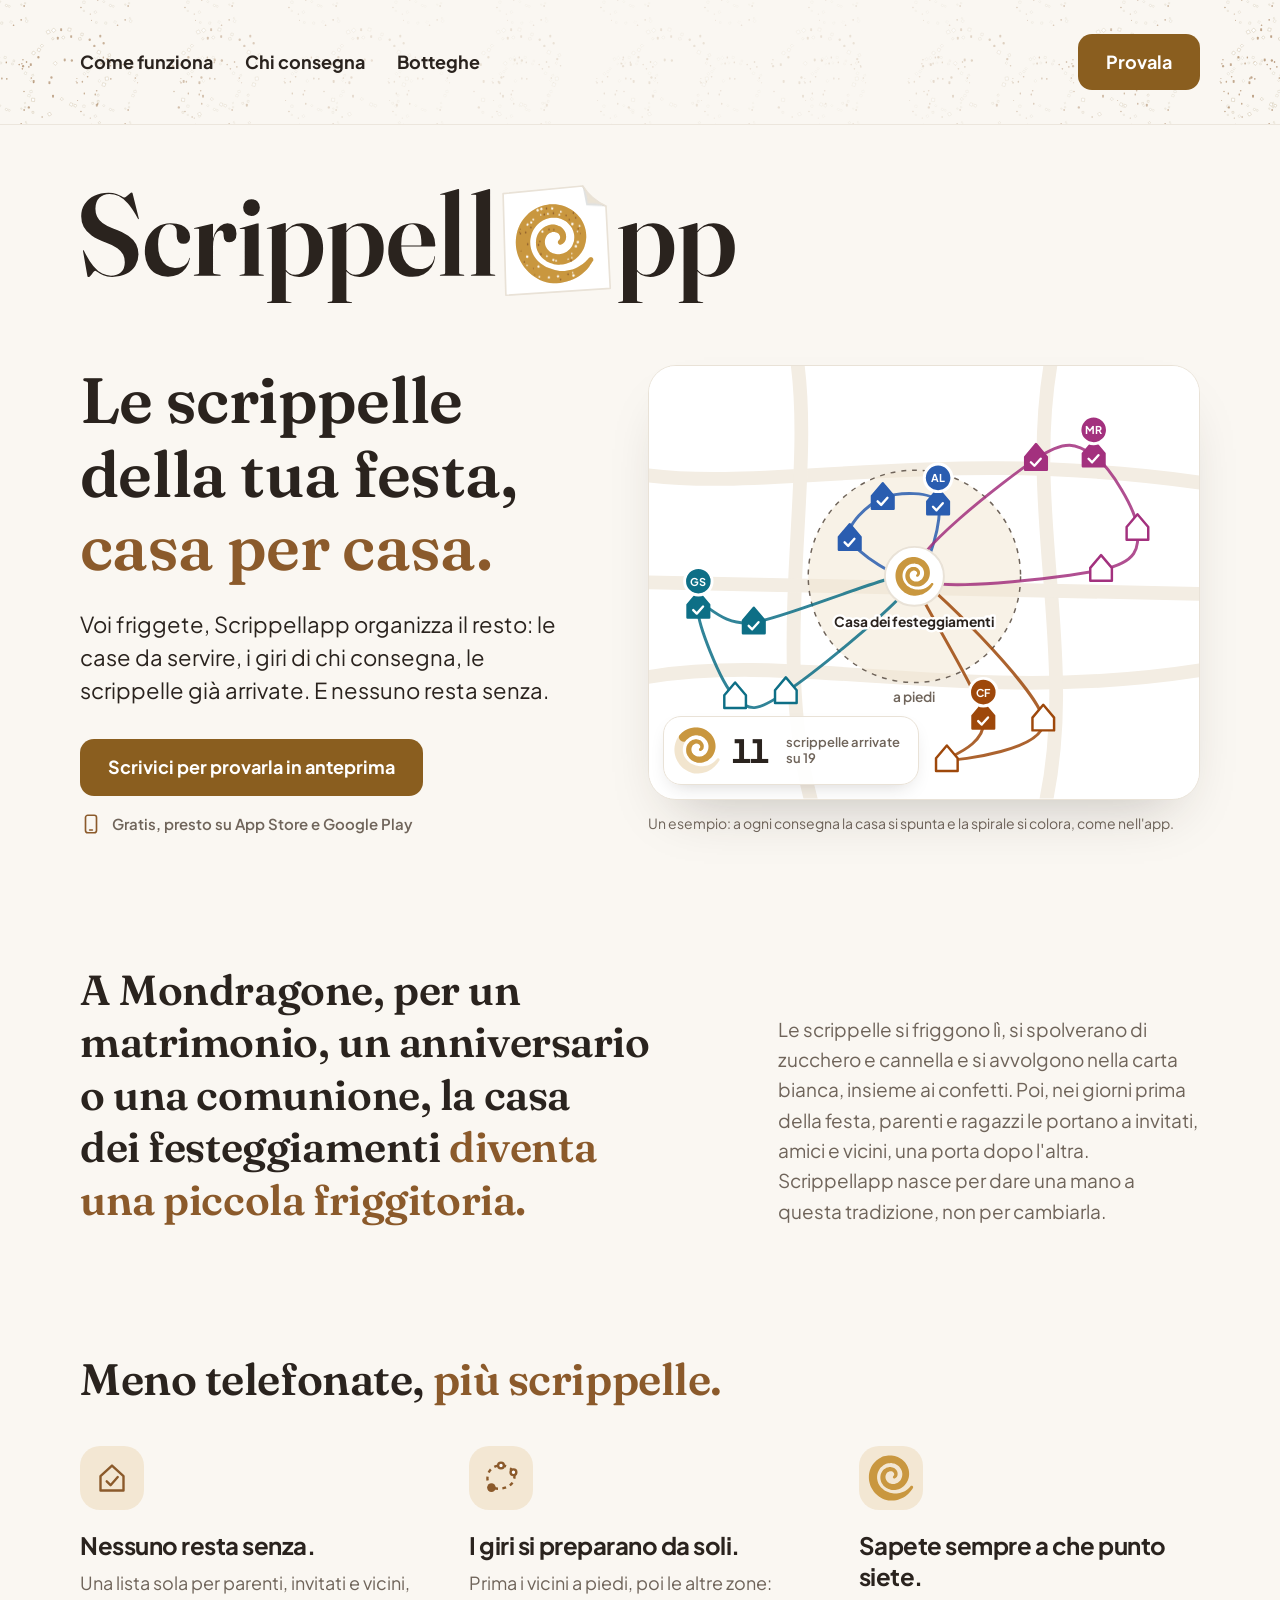
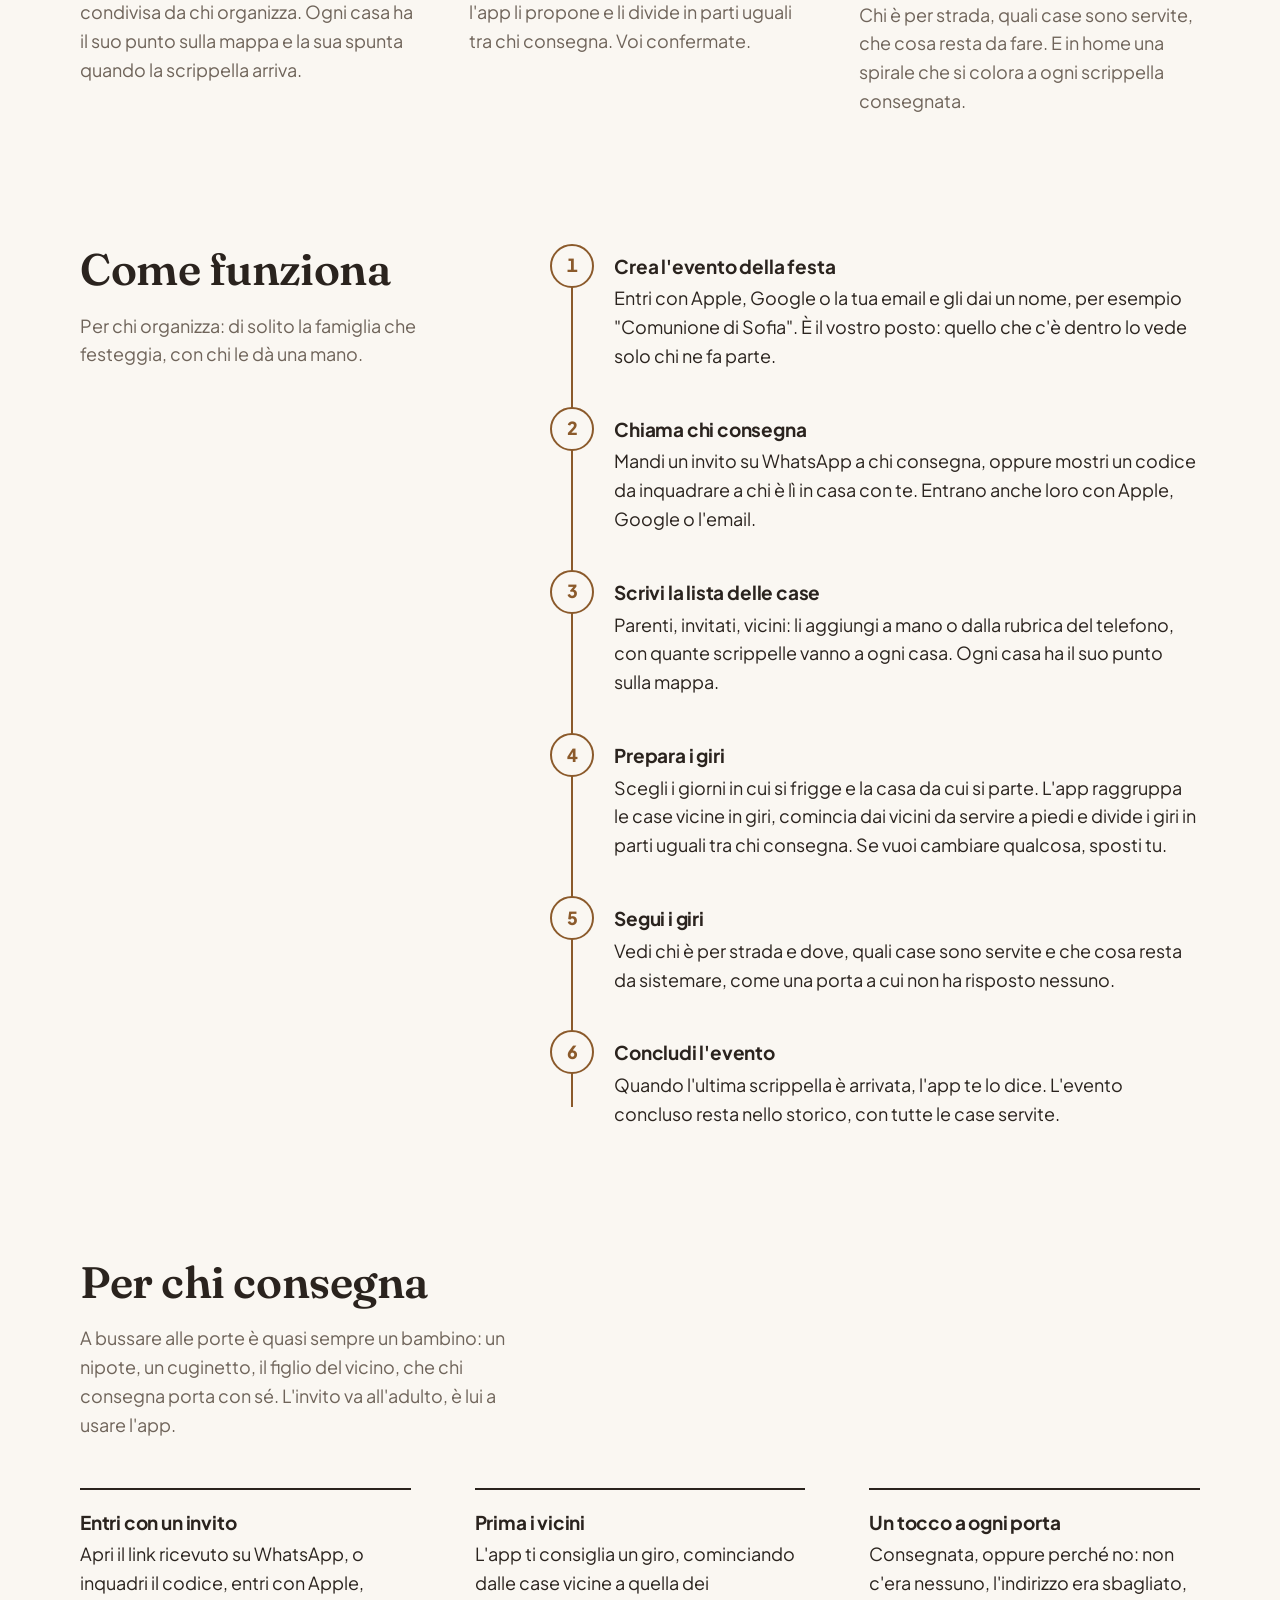
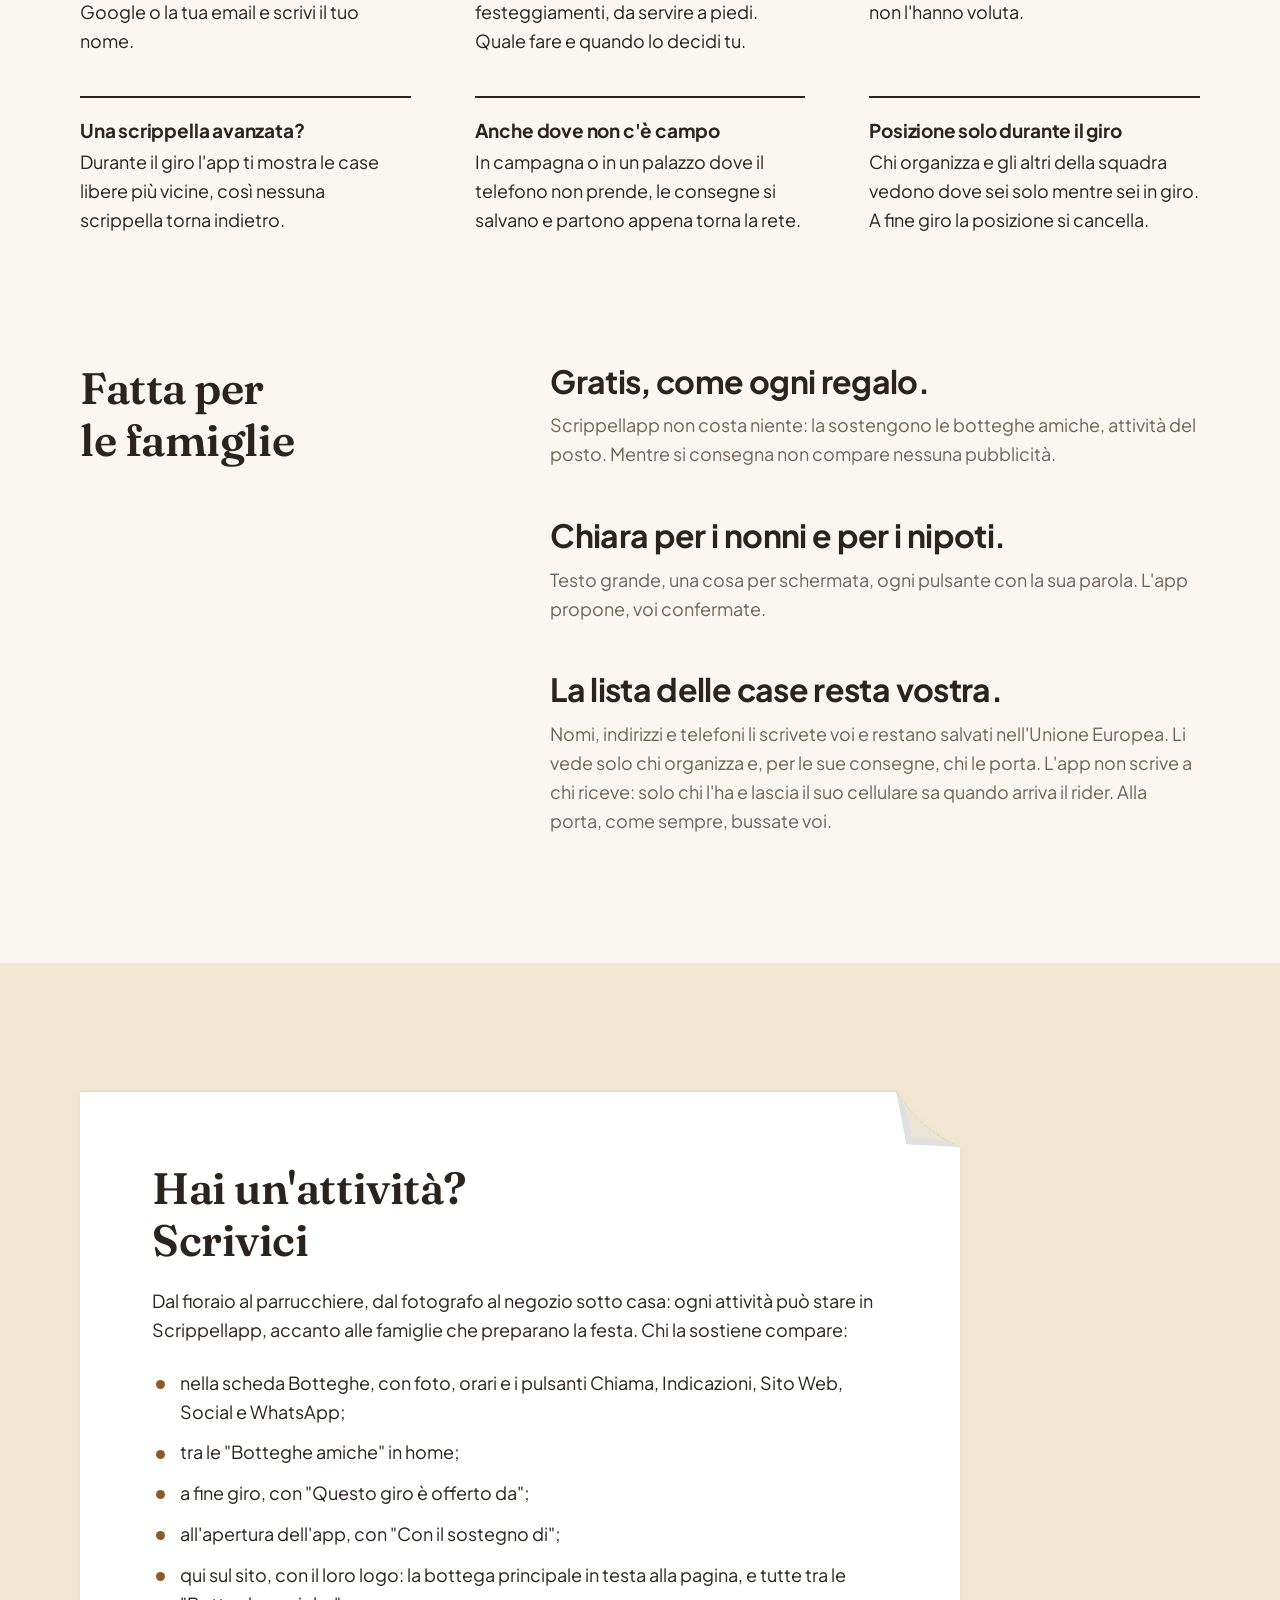
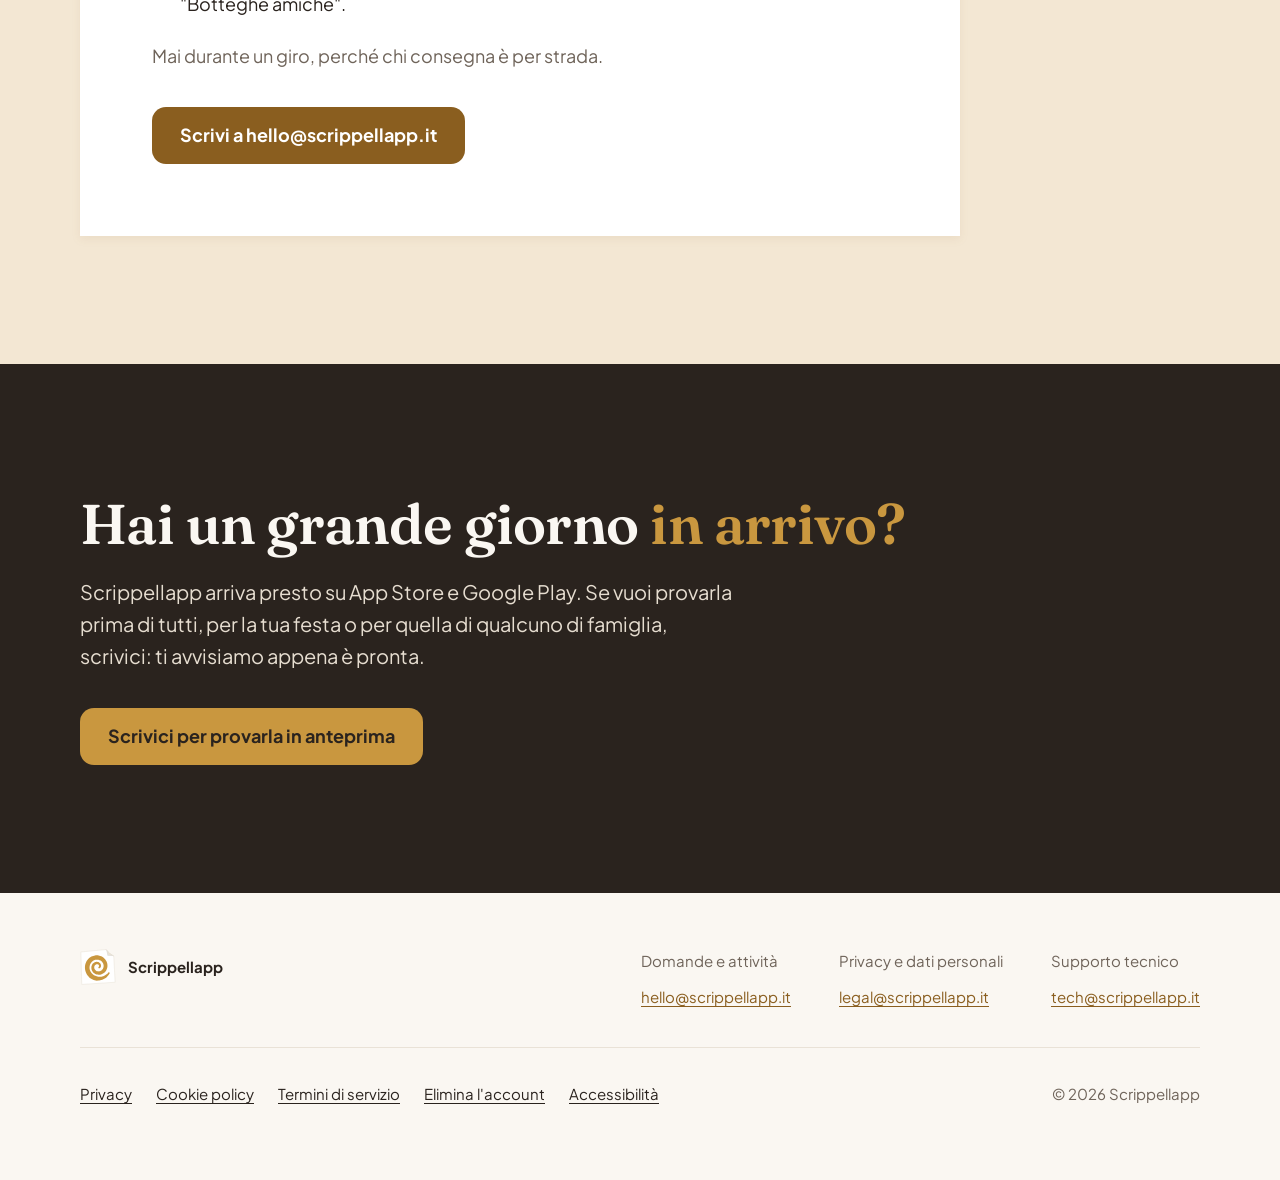
<file: index.html>
<!DOCTYPE html>
<html lang="it">
<head>
<meta charset="utf-8">
<meta name="viewport" content="width=device-width, initial-scale=1, viewport-fit=cover">
<title>Scrippellapp: le scrippelle della tua festa, casa per casa</title>
<meta name="description" content="L'app gratuita per organizzare le consegne delle scrippelle prima della festa: le case divise in giri, l'invito su WhatsApp per chi le porta, le consegne segnate anche dove non c'è campo.">
<link rel="canonical" href="https://www.scrippellapp.it/">

<meta property="og:type" content="website">
<meta property="og:site_name" content="Scrippellapp">
<meta property="og:locale" content="it_IT">
<meta property="og:url" content="https://www.scrippellapp.it/">
<meta property="og:title" content="Scrippellapp: le scrippelle della tua festa, casa per casa">
<meta property="og:description" content="Le scrippelle della tua festa, casa per casa, senza dimenticare nessuno.">
<meta property="og:image" content="https://www.scrippellapp.it/og-image-1200x630.png">
<meta property="og:image:width" content="1200">
<meta property="og:image:height" content="630">
<meta property="og:image:alt" content="Il logo di Scrippellapp: la scrippella al posto della chiocciola">
<meta name="twitter:card" content="summary_large_image">

<link rel="icon" href="/favicon.ico" sizes="48x48">
<link rel="icon" href="/favicon.svg" type="image/svg+xml">
<link rel="apple-touch-icon" href="/apple-touch-icon.png">
<link rel="manifest" href="/site.webmanifest">
<meta name="theme-color" content="#FAF7F2">

<link rel="preconnect" href="https://scrippellapp-api.scrippellapp.workers.dev" crossorigin>
<link rel="preload" href="/assets/fonts/plus-jakarta-sans-latin-wght-normal.woff2" as="font" type="font/woff2" crossorigin>
<link rel="preload" href="/assets/fonts/fraunces-latin-600-normal.woff2" as="font" type="font/woff2" crossorigin>
<link rel="stylesheet" href="/assets/site.css">
</head>
<body>
<a class="salta" href="#contenuto">Vai al contenuto</a>

<header class="testata">
  <div class="contenitore">
    <!-- "Con il sostegno di" (D-95, D-308): la bottega principale sta in testa alla pagina, come nell'Accesso dell'app.
         Nascosto finché non c'è: lo script in fondo alla pagina mette qui il suo logo, la fascia con l'anno e lo mostra. -->
    <p class="presentato" hidden>
      <span>Con il sostegno di</span>
      <span class="posto posto-presentato"></span>
    </p>
    <!-- Patrocinio del Comune (D-202), piccolo nell'intestazione (Fase 15, lavoro 2): nascosto finché il Worker non dice che è acceso -->
    <p class="patrocinio-riga patrocinio-testata" data-patrocinio hidden>
      <img src="/assets/stemma-mondragone.png" alt="" loading="lazy" width="22" height="32">
      <span>Con il patrocinio del <strong>Comune di Mondragone</strong></span>
    </p>
    <!-- Senza bottega principale e senza patrocinio, sugli schermi larghi le voci stanno qui in fila -->
    <nav class="voci-in-fila" aria-label="Sezioni della pagina">
      <ul>
        <li><a href="#come-funziona">Come funziona</a></li>
        <li><a href="#chi-consegna">Chi consegna</a></li>
        <li><a href="#attivita">Botteghe</a></li>
      </ul>
      <a class="pulsante" href="mailto:hello@scrippellapp.it?subject=Voglio%20provare%20Scrippellapp">Provala</a>
    </nav>
    <!-- Il menu si apre da destra (popover del browser, senza script). Dove il popover non c'è,
         le voci restano in fila nella testata e il pulsante non compare -->
    <button type="button" class="apri-menu" popovertarget="menu" aria-label="Apri il menu">
      <span></span><span></span><span></span>
    </button>
    <nav id="menu" class="menu" popover aria-label="Sezioni della pagina">
      <button type="button" class="chiudi-menu" popovertarget="menu" popovertargetaction="hide" aria-label="Chiudi il menu">
        <span></span><span></span>
      </button>
      <ul>
        <li><a href="#come-funziona">Come funziona</a></li>
        <li><a href="#chi-consegna">Chi consegna</a></li>
        <li><a href="#attivita">Botteghe</a></li>
      </ul>
      <a class="pulsante" href="mailto:hello@scrippellapp.it?subject=Voglio%20provare%20Scrippellapp">Provala</a>
    </nav>
  </div>
</header>

<main id="contenuto">

  <section class="apertura" aria-labelledby="titolo">
    <div class="contenitore">
      <!-- Logo dai file di DOC Scrippellapp/MARCHIO/logo-completo, con la spirale che si stende all'apertura -->
      <svg class="logo" viewBox="5.72 -157 1123.463 205.8" role="img" aria-labelledby="logo-nome">
        <title id="logo-nome">Scrippellapp</title>
        <path d="M60.8 2.08Q51.54 2.08 45.59 -0.59Q39.64 -3.26 36.34 -5.93Q33.04 -8.6 31.8 -8.6Q31.08 -8.6 29.55 -6.93Q28.02 -5.26 26.23 -3.06Q24.44 -0.86 22.85 0.81Q21.26 2.48 20.36 2.48Q19.82 2.48 19.19 2Q18.56 1.52 18.36 0.8L10.8 -42.32Q10.74 -42.94 10.78 -43.28Q10.82 -43.62 11.04 -43.72Q11.3 -43.92 11.64 -43.71Q11.98 -43.5 12.2 -43.08Q20.58 -26 28.42 -16.61Q36.26 -7.22 43.77 -3.53Q51.28 0.16 58.64 0.16Q69.46 0.16 75.93 -5.77Q82.4 -11.7 82.4 -23.16Q82.4 -30.24 79.5 -36.14Q76.6 -42.04 69.66 -47.06Q62.72 -52.08 50.68 -56.36Q34.94 -62 25.52 -68.73Q16.1 -75.46 11.91 -83.64Q7.72 -91.82 7.72 -101.96Q7.72 -113.86 13.74 -122.88Q19.76 -131.9 30.28 -136.95Q40.8 -142 54.32 -142Q62.72 -142 68.2 -139.95Q73.68 -137.9 76.89 -135.85Q80.1 -133.8 81.6 -133.8Q82.94 -133.8 85.55 -135.95Q88.16 -138.1 90.67 -140.25Q93.18 -142.4 94.24 -142.4Q94.68 -142.4 95.1 -142.11Q95.52 -141.82 95.68 -141.08L106.32 -98.16Q106.44 -97.58 106.39 -97.27Q106.34 -96.96 106.08 -96.76Q105.86 -96.66 105.52 -96.85Q105.18 -97.04 104.92 -97.4Q95.88 -114.18 87.81 -123.45Q79.74 -132.72 71.94 -136.4Q64.14 -140.08 56 -140.08Q45.58 -140.08 38.829 -133.36Q32.079 -126.64 32.079 -114.8Q32.079 -107.48 34.859 -101.41Q37.639 -95.34 44.259 -90.26Q50.88 -85.18 62.4 -80.92Q78.86 -75 88.34 -68.32Q97.82 -61.64 101.809 -53.84Q105.799 -46.04 105.799 -36.6Q105.799 -25.8 100.47 -17.03Q95.14 -8.26 85.07 -3.09Q75 2.08 60.8 2.08Z M194.26 -66.28Q194.26 -60.98 191.25 -57.77Q188.24 -54.56 182.98 -54.56Q177.62 -54.56 174.5 -57.87Q171.38 -61.18 171.38 -67.4V-74.68Q171.38 -80.96 168.06 -84.54Q164.74 -88.12 159 -88.12Q153.06 -88.12 148.64 -83.89Q144.219 -79.66 141.829 -71.91Q139.439 -64.16 139.439 -53.56Q139.439 -40.4 143.209 -31.34Q146.979 -22.28 153.529 -17.64Q160.079 -13 168.4 -13Q177.54 -13 184.02 -17.09Q190.5 -21.18 192.82 -29.88Q192.92 -30.26 193.11 -30.42Q193.3 -30.58 193.52 -30.52Q193.78 -30.46 193.89 -30.22Q194 -29.98 193.9 -29.6Q191.96 -19.56 186.82 -12.54Q181.68 -5.52 173.95 -1.82Q166.22 1.88 156.34 1.88Q145.04 1.88 136.08 -3.11Q127.12 -8.1 121.92 -17.89Q116.72 -27.68 116.72 -42.04Q116.72 -55.66 122.34 -66.44Q127.96 -77.22 137.91 -83.53Q147.86 -89.84 160.88 -89.84Q171.72 -89.84 179.13 -86.73Q186.54 -83.62 190.4 -78.29Q194.26 -72.96 194.26 -66.28Z M232.299 -49.92Q232.299 -63.08 236.109 -71.93Q239.919 -80.78 245.879 -85.27Q251.839 -89.76 258.259 -89.76Q265.699 -89.76 269.699 -85.12Q273.699 -80.48 273.699 -71.88Q273.699 -64.44 270.219 -60.8Q266.739 -57.161 261.52 -57.161Q256.66 -57.161 254.28 -59.87Q251.9 -62.58 251.66 -67.92L251.54 -71.08Q251.48 -74.16 250.28 -75.76Q249.08 -77.36 246.14 -77.36Q242.96 -77.36 240.07 -74.28Q237.18 -71.2 235.339 -64.96Q233.499 -58.72 233.499 -49.32L232.299 -49.92ZM233.499 -87.72V-54.52V-6.12Q233.499 -4.98 234.159 -4.1Q234.819 -3.22 236.019 -2.96L245.899 -1.36Q246.459 -1.26 246.639 -1.1Q246.819 -0.94 246.819 -0.64Q246.819 -0.36 246.579 -0.18Q246.339 0 245.859 0H201.54Q201.1 0 200.82 -0.23Q200.54 -0.46 200.54 -0.68Q200.54 -0.94 200.88 -1.18Q201.22 -1.42 201.82 -1.52L207.22 -2.36Q208.54 -2.62 209.08 -3.35Q209.62 -4.08 209.62 -5.08V-78.84Q209.62 -79.5 209.35 -79.93Q209.08 -80.36 208.34 -80.36H201.54Q201.26 -80.36 201.02 -80.57Q200.78 -80.78 200.78 -81Q200.78 -81.3 201.02 -81.52Q201.26 -81.74 201.74 -81.84L230.459 -88.68Q231.199 -88.88 231.609 -88.94Q232.019 -89 232.419 -89Q233.019 -89 233.259 -88.6Q233.499 -88.2 233.499 -87.72Z M311.679 -88.44V-5.52Q311.679 -4.2 312.249 -3.41Q312.819 -2.62 314.079 -2.36L319.56 -1.42Q320.18 -1.36 320.39 -1.15Q320.6 -0.94 320.6 -0.64Q320.6 -0.36 320.39 -0.18Q320.18 0 319.76 0H279.48Q279.2 0 278.96 -0.18Q278.72 -0.36 278.72 -0.64Q278.72 -0.86 278.93 -1.05Q279.14 -1.24 279.68 -1.34L285.4 -2.36Q286.72 -2.62 287.26 -3.41Q287.8 -4.2 287.8 -5.44V-78.48Q287.8 -79.08 287.5 -79.42Q287.2 -79.76 286.46 -79.76H279.96Q279.5 -79.76 279.29 -79.97Q279.08 -80.18 279.08 -80.46Q279.08 -80.82 279.32 -80.98Q279.56 -81.14 279.92 -81.24L308.579 -89.22Q309.499 -89.48 309.849 -89.54Q310.199 -89.6 310.599 -89.6Q311.139 -89.6 311.409 -89.26Q311.679 -88.92 311.679 -88.44ZM299.26 -102.22Q292.96 -102.22 289.02 -106.4Q285.08 -110.58 285.08 -116.62Q285.08 -122.7 289.06 -126.88Q293.04 -131.06 299.26 -131.06Q305.62 -131.06 309.67 -126.86Q313.719 -122.66 313.719 -116.62Q313.719 -110.58 309.65 -106.4Q305.58 -102.22 299.26 -102.22Z M358.179 -89.04V-75.84V-75.06V41.28Q358.179 42.6 358.749 43.39Q359.319 44.18 360.579 44.44L366.86 45.38Q367.48 45.48 367.69 45.67Q367.9 45.86 367.9 46.16Q367.9 46.44 367.69 46.62Q367.48 46.8 367.06 46.8H326.78Q326.5 46.8 326.26 46.62Q326.02 46.44 326.02 46.16Q326.02 45.9 326.31 45.65Q326.6 45.4 327.3 45.3L331.9 44.44Q333.22 44.18 333.76 43.39Q334.3 42.6 334.3 41.36V-79.08Q334.3 -79.68 334 -80.02Q333.7 -80.36 332.96 -80.36H326.46Q326 -80.36 325.79 -80.57Q325.58 -80.78 325.58 -81.06Q325.58 -81.42 325.82 -81.58Q326.06 -81.74 326.42 -81.84L355.079 -89.82Q355.999 -90.08 356.349 -90.14Q356.699 -90.2 357.099 -90.2Q357.639 -90.2 357.909 -89.86Q358.179 -89.52 358.179 -89.04ZM356.499 -72 355.419 -73.24Q362.08 -81.6 369.25 -85.72Q376.42 -89.84 385.58 -89.84Q396.26 -89.84 404.49 -84.57Q412.72 -79.3 417.39 -69.59Q422.06 -59.88 422.06 -46.5Q422.06 -31.54 416.63 -20.61Q411.2 -9.68 401.86 -3.8Q392.52 2.08 380.86 2.08Q371.14 2.08 364.96 -1.51Q358.78 -5.1 354.699 -12.84L356.459 -13.68Q359.299 -7.68 363.87 -4.52Q368.44 -1.36 374.22 -1.36Q380.98 -1.36 386.3 -5.31Q391.62 -9.26 394.66 -18.54Q397.7 -27.82 397.7 -43.66Q397.7 -58.46 395.02 -67.53Q392.34 -76.6 387.66 -80.8Q382.98 -85 376.98 -85Q372.22 -85 366.89 -81.88Q361.56 -78.76 356.499 -72Z M461.879 -89.04V-75.84V-75.06V41.28Q461.879 42.6 462.449 43.39Q463.019 44.18 464.279 44.44L470.56 45.38Q471.18 45.48 471.39 45.67Q471.6 45.86 471.6 46.16Q471.6 46.44 471.39 46.62Q471.18 46.8 470.76 46.8H430.48Q430.2 46.8 429.96 46.62Q429.72 46.44 429.72 46.16Q429.72 45.9 430.01 45.65Q430.3 45.4 431 45.3L435.6 44.44Q436.92 44.18 437.46 43.39Q438 42.6 438 41.36V-79.08Q438 -79.68 437.7 -80.02Q437.4 -80.36 436.66 -80.36H430.16Q429.7 -80.36 429.49 -80.57Q429.28 -80.78 429.28 -81.06Q429.28 -81.42 429.52 -81.58Q429.76 -81.74 430.12 -81.84L458.779 -89.82Q459.699 -90.08 460.049 -90.14Q460.399 -90.2 460.799 -90.2Q461.339 -90.2 461.609 -89.86Q461.879 -89.52 461.879 -89.04ZM460.199 -72 459.119 -73.24Q465.78 -81.6 472.95 -85.72Q480.12 -89.84 489.28 -89.84Q499.96 -89.84 508.19 -84.57Q516.42 -79.3 521.09 -69.59Q525.76 -59.88 525.76 -46.5Q525.76 -31.54 520.33 -20.61Q514.9 -9.68 505.56 -3.8Q496.22 2.08 484.56 2.08Q474.84 2.08 468.66 -1.51Q462.48 -5.1 458.399 -12.84L460.159 -13.68Q462.999 -7.68 467.57 -4.52Q472.14 -1.36 477.92 -1.36Q484.68 -1.36 490 -5.31Q495.32 -9.26 498.36 -18.54Q501.4 -27.82 501.4 -43.66Q501.4 -58.46 498.72 -67.53Q496.04 -76.6 491.36 -80.8Q486.68 -85 480.68 -85Q475.92 -85 470.59 -81.88Q465.26 -78.76 460.199 -72Z M614.259 -51.68Q614.259 -50.84 613.709 -50.3Q613.159 -49.76 612.019 -49.76H550.06V-51.52H588.82Q590.46 -51.52 590.46 -53.4Q590.46 -71.18 585.71 -79.69Q580.96 -88.2 574.22 -88.2Q568.6 -88.2 564.5 -84.35Q560.399 -80.5 558.129 -72.58Q555.859 -64.66 555.859 -52.52Q555.859 -31.9 564.499 -21.61Q573.139 -11.32 587.099 -11.32Q597.439 -11.32 604.549 -17.05Q611.659 -22.78 612.539 -32.56Q612.579 -32.98 612.769 -33.13Q612.959 -33.28 613.059 -33.28Q613.319 -33.28 613.529 -33.1Q613.739 -32.92 613.699 -32.36Q613.139 -22.52 607.989 -14.75Q602.839 -6.98 594.38 -2.49Q585.92 2 575.38 2Q563.02 2 553.64 -3.48Q544.26 -8.96 538.98 -18.92Q533.7 -28.88 533.7 -42.16Q533.7 -56.36 539.06 -67.09Q544.42 -77.82 554.19 -83.83Q563.96 -89.84 577.1 -89.84Q588.44 -89.84 596.77 -84.88Q605.1 -79.92 609.679 -71.3Q614.259 -62.68 614.259 -51.68Z M654.979 -147.28V-5.52Q654.979 -4.2 655.549 -3.41Q656.119 -2.62 657.379 -2.36L662.859 -1.42Q663.479 -1.36 663.689 -1.15Q663.899 -0.94 663.899 -0.64Q663.899 -0.36 663.689 -0.18Q663.479 0 663.059 0H622.78Q622.5 0 622.26 -0.18Q622.02 -0.36 622.02 -0.64Q622.02 -0.9 622.31 -1.15Q622.6 -1.4 623.3 -1.5L628.7 -2.36Q630.02 -2.62 630.56 -3.41Q631.1 -4.2 631.1 -5.44V-137.32Q631.1 -137.92 630.8 -138.26Q630.5 -138.6 629.76 -138.6H623.26Q622.8 -138.6 622.59 -138.81Q622.38 -139.02 622.38 -139.3Q622.38 -139.66 622.62 -139.82Q622.86 -139.98 623.22 -140.08L651.879 -148.06Q652.799 -148.32 653.149 -148.38Q653.499 -148.44 653.899 -148.44Q654.439 -148.44 654.709 -148.1Q654.979 -147.76 654.979 -147.28Z M708.079 -147.28V-5.52Q708.079 -4.2 708.649 -3.41Q709.219 -2.62 710.479 -2.36L715.959 -1.42Q716.579 -1.36 716.789 -1.15Q716.999 -0.94 716.999 -0.64Q716.999 -0.36 716.789 -0.18Q716.579 0 716.159 0H675.88Q675.6 0 675.36 -0.18Q675.12 -0.36 675.12 -0.64Q675.12 -0.9 675.41 -1.15Q675.7 -1.4 676.4 -1.5L681.8 -2.36Q683.12 -2.62 683.66 -3.41Q684.2 -4.2 684.2 -5.44V-137.32Q684.2 -137.92 683.9 -138.26Q683.6 -138.6 682.86 -138.6H676.36Q675.9 -138.6 675.69 -138.81Q675.48 -139.02 675.48 -139.3Q675.48 -139.66 675.72 -139.82Q675.96 -139.98 676.32 -140.08L704.979 -148.06Q705.899 -148.32 706.249 -148.38Q706.599 -148.44 706.999 -148.44Q707.539 -148.44 707.809 -148.1Q708.079 -147.76 708.079 -147.28Z M959.603 -89.04V-75.84V-75.06V41.28Q959.603 42.6 960.173 43.39Q960.743 44.18 962.003 44.44L968.284 45.38Q968.904 45.48 969.114 45.67Q969.324 45.86 969.324 46.16Q969.324 46.44 969.114 46.62Q968.904 46.8 968.484 46.8H928.204Q927.924 46.8 927.684 46.62Q927.444 46.44 927.444 46.16Q927.444 45.9 927.734 45.65Q928.024 45.4 928.724 45.3L933.324 44.44Q934.644 44.18 935.184 43.39Q935.724 42.6 935.724 41.36V-79.08Q935.724 -79.68 935.424 -80.02Q935.124 -80.36 934.384 -80.36H927.884Q927.424 -80.36 927.214 -80.57Q927.004 -80.78 927.004 -81.06Q927.004 -81.42 927.244 -81.58Q927.484 -81.74 927.844 -81.84L956.504 -89.82Q957.424 -90.08 957.774 -90.14Q958.124 -90.2 958.524 -90.2Q959.063 -90.2 959.333 -89.86Q959.603 -89.52 959.603 -89.04ZM957.924 -72 956.844 -73.24Q963.504 -81.6 970.674 -85.72Q977.844 -89.84 987.004 -89.84Q997.684 -89.84 1005.914 -84.57Q1014.144 -79.3 1018.814 -69.59Q1023.484 -59.88 1023.484 -46.5Q1023.484 -31.54 1018.054 -20.61Q1012.624 -9.68 1003.284 -3.8Q993.944 2.08 982.284 2.08Q972.564 2.08 966.384 -1.51Q960.204 -5.1 956.124 -12.84L957.883 -13.68Q960.724 -7.68 965.294 -4.52Q969.864 -1.36 975.644 -1.36Q982.404 -1.36 987.724 -5.31Q993.044 -9.26 996.084 -18.54Q999.124 -27.82 999.124 -43.66Q999.124 -58.46 996.444 -67.53Q993.764 -76.6 989.084 -80.8Q984.404 -85 978.404 -85Q973.644 -85 968.314 -81.88Q962.984 -78.76 957.924 -72Z M1063.303 -89.04V-75.84V-75.06V41.28Q1063.303 42.6 1063.873 43.39Q1064.443 44.18 1065.703 44.44L1071.984 45.38Q1072.604 45.48 1072.814 45.67Q1073.024 45.86 1073.024 46.16Q1073.024 46.44 1072.814 46.62Q1072.604 46.8 1072.184 46.8H1031.904Q1031.624 46.8 1031.384 46.62Q1031.144 46.44 1031.144 46.16Q1031.144 45.9 1031.434 45.65Q1031.724 45.4 1032.424 45.3L1037.024 44.44Q1038.344 44.18 1038.884 43.39Q1039.424 42.6 1039.424 41.36V-79.08Q1039.424 -79.68 1039.124 -80.02Q1038.824 -80.36 1038.084 -80.36H1031.584Q1031.124 -80.36 1030.914 -80.57Q1030.704 -80.78 1030.704 -81.06Q1030.704 -81.42 1030.944 -81.58Q1031.184 -81.74 1031.544 -81.84L1060.204 -89.82Q1061.124 -90.08 1061.474 -90.14Q1061.824 -90.2 1062.224 -90.2Q1062.763 -90.2 1063.033 -89.86Q1063.303 -89.52 1063.303 -89.04ZM1061.624 -72 1060.544 -73.24Q1067.204 -81.6 1074.374 -85.72Q1081.544 -89.84 1090.704 -89.84Q1101.384 -89.84 1109.614 -84.57Q1117.844 -79.3 1122.514 -69.59Q1127.184 -59.88 1127.184 -46.5Q1127.184 -31.54 1121.754 -20.61Q1116.324 -9.68 1106.984 -3.8Q1097.644 2.08 1085.984 2.08Q1076.264 2.08 1070.084 -1.51Q1063.904 -5.1 1059.824 -12.84L1061.583 -13.68Q1064.424 -7.68 1068.994 -4.52Q1073.564 -1.36 1079.344 -1.36Q1086.104 -1.36 1091.424 -5.31Q1096.744 -9.26 1099.784 -18.54Q1102.824 -27.82 1102.824 -43.66Q1102.824 -58.46 1100.144 -67.53Q1097.464 -76.6 1092.784 -80.8Q1088.104 -85 1082.104 -85Q1077.344 -85 1072.014 -81.88Q1066.684 -78.76 1061.624 -72Z" fill="#2A231E"/>
        <g transform="translate(699.339 -180.985) scale(2.38394)">
          <defs>
            <mask id="colata" maskUnits="userSpaceOnUse" x="0" y="0" width="100" height="100">
              <g transform="matrix(0.74 0 0 0.74 14 13)">
                <path class="colata" d="M53.8 53.0 L54.4 52.3 L55.6 51.0 L56.2 49.3 L56.6 47.0 L56.2 44.6 L55.4 42.9 L54.0 41.4 L52.3 40.4 L50.3 39.7 L47.4 39.2 L45.8 39.2 L43.5 39.7 L41.1 40.8 L39.3 42.1 L37.8 43.8 L36.6 45.8 L35.7 48.2 L35.0 53.3 L35.5 56.5 L36.2 59.0 L37.5 61.3 L39.3 63.7 L41.1 65.3 L43.5 66.8 L45.6 67.7 L48.4 68.5 L52.6 69.0 L54.6 68.9 L57.9 68.4 L60.6 67.6 L63.0 66.3 L65.9 64.3 L67.4 62.8 L69.0 60.9 L70.6 58.3 L71.7 55.7 L72.5 52.5 L73.0 49.1 L73.2 46.8 L73.1 44.5 L72.6 41.4 L71.9 38.9 L71.0 36.8 L69.6 34.1 L67.8 31.7 L66.0 29.7 L63.8 27.7 L61.3 26.1 L58.6 24.8 L55.9 23.8 L50.1 22.8 L46.4 22.5 L39.8 23.4 L37.5 24.0 L35.1 25.0 L30.6 27.6 L27.2 30.4 L23.6 34.7 L22.0 37.3 L20.6 40.1 L19.6 43.0 L19.0 45.6 L18.3 52.8 L19.3 60.8 L20.1 63.8 L21.2 66.7 L22.7 69.5 L24.3 72.0 L26.6 74.8 L28.9 77.1 L31.2 79.0 L34.2 81.0 L37.1 82.5 L41.8 84.5 L44.5 85.4 L47.7 86.0 L49.6 86.2 L53.2 85.8 L59.2 85.1 L62.7 84.4 L65.7 83.5 L69.2 82.1 L71.7 80.8 L74.3 79.1 L77.0 77.0 L79.4 74.8 L83.5 69.8 L85.1 67.9" fill="none" stroke="#FFFFFF" stroke-width="17" stroke-linecap="round" stroke-linejoin="round"/>
              </g>
            </mask>
          </defs>
          <path d="M13 17L70.1 11.5Q76.2 21.4 86.9 26L90 85L15 90Z" fill="#FFFFFF" stroke="#E9E2D7" stroke-width="1.2" stroke-linejoin="round"/>
          <g transform="matrix(0.74 0 0 0.74 14 13)">
            <path d="M55.6 54.6C56 54.4 56.4 54.1 56.8 53.8C57.2 53.5 57.5 53.2 57.8 52.8C58.2 52.4 58.5 52 58.7 51.5C59 51.1 59.2 50.6 59.4 50.1C59.5 49.6 59.7 49 59.7 48.4C59.8 47.9 59.9 47.3 59.8 46.7C59.8 46.1 59.7 45.5 59.6 44.9C59.5 44.3 59.3 43.7 59.1 43.1C58.8 42.5 58.5 41.9 58.2 41.4C57.8 40.8 57.4 40.3 57 39.7C56.5 39.2 56 38.7 55.5 38.3C54.9 37.9 54.3 37.4 53.6 37.1C53 36.7 52.3 36.4 51.6 36.2C50.9 35.9 50.1 35.7 49.3 35.6C48.6 35.5 47.8 35.4 47 35.4C46.1 35.4 45.3 35.5 44.5 35.6C43.7 35.7 42.8 35.9 42 36.2C41.2 36.5 40.4 36.8 39.6 37.3C38.8 37.7 38.1 38.2 37.4 38.7C36.6 39.3 35.9 39.9 35.3 40.6C34.7 41.3 34.1 42 33.5 42.9C33 43.7 32.5 44.5 32.1 45.4C31.7 46.3 31.4 47.3 31.1 48.2C30.9 49.2 30.7 50.3 30.6 51.3C30.5 52.3 30.5 53.4 30.6 54.4C30.6 55.5 30.8 56.6 31 57.6C31.3 58.7 31.6 59.8 32 60.8C32.5 61.8 33 62.8 33.6 63.8C34.2 64.8 34.9 65.7 35.6 66.6C36.4 67.5 37.2 68.3 38.2 69.1C39.1 69.8 40.1 70.6 41.1 71.2C42.2 71.8 43.3 72.3 44.4 72.8C45.6 73.2 46.8 73.6 48 73.9C49.3 74.1 50.6 74.3 51.9 74.4C53.2 74.5 54.5 74.4 55.8 74.3C57.1 74.1 58.4 73.9 59.7 73.5C61 73.2 62.3 72.7 63.6 72.1C64.8 71.6 66 70.9 67.2 70.1C68.4 69.3 69.5 68.5 70.5 67.5C71.6 66.5 72.6 65.5 73.4 64.3C74.3 63.2 75.2 61.9 75.9 60.6C76.6 59.4 77.2 58 77.7 56.6C78.2 55.2 78.6 53.7 78.9 52.2C79.2 50.7 79.3 49.1 79.4 47.6C79.4 46 79.3 44.4 79.1 42.9C78.9 41.3 78.6 39.7 78.1 38.2C77.6 36.7 77 35.1 76.3 33.7C75.6 32.2 74.8 30.8 73.8 29.4C72.9 28.1 71.8 26.8 70.6 25.6C69.4 24.4 68.2 23.2 66.8 22.2C65.4 21.2 63.9 20.3 62.4 19.5C60.9 18.6 59.2 18 57.6 17.4C55.9 16.8 54.2 16.4 52.4 16.1C50.7 15.8 48.8 15.7 47 15.7C45.2 15.6 43.4 15.8 41.6 16.1C39.7 16.3 37.9 16.8 36.1 17.3C34.4 17.9 32.6 18.6 30.9 19.5C29.3 20.3 27.6 21.4 26.1 22.5C24.5 23.6 23 24.9 21.7 26.3C20.3 27.6 19 29.1 17.9 30.7C16.7 32.3 15.7 34.1 14.8 35.8C14 37.6 13.2 39.5 12.6 41.4C12.1 43.4 11.6 45.4 11.3 47.4C11.1 49.4 10.9 51.5 11 53.5C11 55.6 11.2 57.6 11.6 59.7C12 61.7 12.5 63.8 13.2 65.8C13.9 67.7 14.8 69.7 15.8 71.6C16.8 73.4 17.9 75.2 19.2 76.9C20.6 78.6 22 80.3 23.6 81.8C25.1 83.2 26.9 84.6 28.7 85.9C30.5 87.1 32.4 88.2 34.4 89.2C36.4 90.1 38.5 91 40.6 91.5C42.8 92.1 45.1 92.3 47.3 92.4C49.5 92.4 51.8 92.4 54 92.1C56.2 91.9 58.4 91.4 60.5 90.8C62.7 90.2 64.8 89.4 66.8 88.5C68.8 87.6 70.7 86.5 72.6 85.3C74.4 84.1 76.1 82.7 77.7 81.2C79.3 79.7 80.8 78.1 82.2 76.3C83.5 74.6 85.1 72 85.8 70.9C86.5 69.8 86.2 70.1 86.2 69.7C86.2 69.3 86.2 68.8 86 68.4C85.8 68.1 85.5 67.7 85.1 67.5C84.8 67.2 84.4 67.1 83.9 67.1C83.5 67 83.1 67.1 82.7 67.3C82.3 67.5 82.6 67.3 81.7 68.1C80.9 69 79.2 71 77.8 72.2C76.4 73.4 74.9 74.6 73.3 75.5C71.8 76.5 70.2 77.3 68.5 78C66.9 78.7 65.2 79.2 63.6 79.6C61.9 80 60.2 80.3 58.6 80.4C56.9 80.5 55.2 80.5 53.6 80.4C52 80.3 50.4 80 48.9 79.6C47.4 79.2 46 78.6 44.6 78.1C43.1 77.6 41.7 77.1 40.4 76.5C39.1 75.9 37.8 75.1 36.6 74.3C35.4 73.5 34.3 72.6 33.2 71.6C32.2 70.6 31.2 69.5 30.4 68.4C29.5 67.3 28.7 66.1 28.1 64.9C27.4 63.7 26.9 62.4 26.4 61.1C26 59.8 25.6 58.5 25.4 57.2C25.1 55.9 25 54.5 25 53.2C24.9 51.9 25 50.6 25.2 49.3C25.4 48 25.7 46.7 26 45.5C26.4 44.3 26.9 43.1 27.4 42C28 40.9 28.6 39.8 29.3 38.8C30 37.8 30.8 36.8 31.6 35.9C32.4 35 33.3 34.2 34.3 33.5C35.2 32.7 36.2 32.1 37.2 31.5C38.3 30.9 39.3 30.4 40.4 30C41.5 29.6 42.6 29.3 43.8 29.1C44.9 28.9 46 28.8 47.1 28.8C48.3 28.7 49.4 28.8 50.5 28.9C51.6 29.1 52.6 29.3 53.7 29.6C54.7 29.9 55.7 30.3 56.7 30.7C57.7 31.2 58.6 31.7 59.5 32.3C60.3 32.9 61.1 33.6 61.9 34.3C62.6 35 63.3 35.8 63.9 36.6C64.5 37.4 65.1 38.2 65.6 39.1C66 40 66.4 40.9 66.8 41.8C67.1 42.7 67.3 43.7 67.5 44.6C67.7 45.6 67.8 46.5 67.8 47.5C67.8 48.4 67.7 49.3 67.6 50.3C67.5 51.2 67.3 52.1 67 52.9C66.7 53.8 66.4 54.6 66 55.4C65.6 56.2 65.2 57 64.7 57.7C64.2 58.4 63.6 59.1 63 59.7C62.4 60.3 61.8 60.8 61.1 61.3C60.4 61.8 59.7 62.2 59 62.6C58.3 63 57.5 63.3 56.8 63.6C56 63.8 55.3 64 54.5 64.1C53.7 64.2 53 64.3 52.2 64.3C51.4 64.3 50.7 64.2 50 64.1C49.2 64 48.5 63.8 47.8 63.6C47.1 63.4 46.5 63.1 45.9 62.8C45.2 62.4 44.6 62.1 44.1 61.7C43.5 61.3 43 60.8 42.6 60.3C42.1 59.9 41.7 59.3 41.3 58.8C40.9 58.3 40.6 57.7 40.3 57.2C40.1 56.6 39.8 56 39.6 55.4C39.5 54.8 39.3 54.2 39.3 53.6C39.2 53.1 39.2 52.5 39.2 51.9C39.2 51.3 39.3 50.8 39.4 50.2C39.5 49.7 39.6 49.1 39.8 48.6C40 48.1 40.2 47.6 40.5 47.2C40.7 46.7 41 46.3 41.3 45.9C41.6 45.5 42 45.1 42.3 44.8C42.7 44.5 43.1 44.2 43.5 43.9C43.8 43.7 44.3 43.5 44.7 43.3C45.1 43.1 45.5 43 45.9 42.9C46.3 42.7 46.7 42.7 47.2 42.6C47.6 42.6 48 42.6 48.4 42.6C48.8 42.7 49.1 42.7 49.5 42.8C49.9 42.9 50.2 43 50.6 43.2C50.9 43.3 51.2 43.5 51.5 43.6C51.8 43.8 52 44 52.3 44.2C52.5 44.4 52.7 44.7 52.9 44.9C53.1 45.2 53.3 45.4 53.4 45.6C53.6 45.9 53.7 46.2 53.8 46.4C53.8 46.7 53.9 46.9 54 47.1C54 47.4 54 47.6 54 47.9C54 48.1 54 48.3 54 48.5C53.9 48.7 53.9 48.9 53.8 49.1C53.8 49.3 53.7 49.5 53.6 49.6C53.5 49.8 53.4 49.9 53.3 50C53.2 50.2 53.2 50.2 53 50.4C52.8 50.6 52.3 50.9 52.1 51.3C51.9 51.7 51.8 52.2 51.8 52.6C51.8 53 52 53.5 52.2 53.8C52.4 54.2 52.8 54.5 53.1 54.7C53.5 54.9 54 55 54.4 55C54.8 55 55.2 54.8 55.6 54.6Z" fill="#C9973F" fill-opacity="0.25"/>
          </g>
          <g mask="url(#colata)">
            <g transform="matrix(0.74 0 0 0.74 14 13)">
              <path d="M55.6 54.6C56 54.4 56.4 54.1 56.8 53.8C57.2 53.5 57.5 53.2 57.8 52.8C58.2 52.4 58.5 52 58.7 51.5C59 51.1 59.2 50.6 59.4 50.1C59.5 49.6 59.7 49 59.7 48.4C59.8 47.9 59.9 47.3 59.8 46.7C59.8 46.1 59.7 45.5 59.6 44.9C59.5 44.3 59.3 43.7 59.1 43.1C58.8 42.5 58.5 41.9 58.2 41.4C57.8 40.8 57.4 40.3 57 39.7C56.5 39.2 56 38.7 55.5 38.3C54.9 37.9 54.3 37.4 53.6 37.1C53 36.7 52.3 36.4 51.6 36.2C50.9 35.9 50.1 35.7 49.3 35.6C48.6 35.5 47.8 35.4 47 35.4C46.1 35.4 45.3 35.5 44.5 35.6C43.7 35.7 42.8 35.9 42 36.2C41.2 36.5 40.4 36.8 39.6 37.3C38.8 37.7 38.1 38.2 37.4 38.7C36.6 39.3 35.9 39.9 35.3 40.6C34.7 41.3 34.1 42 33.5 42.9C33 43.7 32.5 44.5 32.1 45.4C31.7 46.3 31.4 47.3 31.1 48.2C30.9 49.2 30.7 50.3 30.6 51.3C30.5 52.3 30.5 53.4 30.6 54.4C30.6 55.5 30.8 56.6 31 57.6C31.3 58.7 31.6 59.8 32 60.8C32.5 61.8 33 62.8 33.6 63.8C34.2 64.8 34.9 65.7 35.6 66.6C36.4 67.5 37.2 68.3 38.2 69.1C39.1 69.8 40.1 70.6 41.1 71.2C42.2 71.8 43.3 72.3 44.4 72.8C45.6 73.2 46.8 73.6 48 73.9C49.3 74.1 50.6 74.3 51.9 74.4C53.2 74.5 54.5 74.4 55.8 74.3C57.1 74.1 58.4 73.9 59.7 73.5C61 73.2 62.3 72.7 63.6 72.1C64.8 71.6 66 70.9 67.2 70.1C68.4 69.3 69.5 68.5 70.5 67.5C71.6 66.5 72.6 65.5 73.4 64.3C74.3 63.2 75.2 61.9 75.9 60.6C76.6 59.4 77.2 58 77.7 56.6C78.2 55.2 78.6 53.7 78.9 52.2C79.2 50.7 79.3 49.1 79.4 47.6C79.4 46 79.3 44.4 79.1 42.9C78.9 41.3 78.6 39.7 78.1 38.2C77.6 36.7 77 35.1 76.3 33.7C75.6 32.2 74.8 30.8 73.8 29.4C72.9 28.1 71.8 26.8 70.6 25.6C69.4 24.4 68.2 23.2 66.8 22.2C65.4 21.2 63.9 20.3 62.4 19.5C60.9 18.6 59.2 18 57.6 17.4C55.9 16.8 54.2 16.4 52.4 16.1C50.7 15.8 48.8 15.7 47 15.7C45.2 15.6 43.4 15.8 41.6 16.1C39.7 16.3 37.9 16.8 36.1 17.3C34.4 17.9 32.6 18.6 30.9 19.5C29.3 20.3 27.6 21.4 26.1 22.5C24.5 23.6 23 24.9 21.7 26.3C20.3 27.6 19 29.1 17.9 30.7C16.7 32.3 15.7 34.1 14.8 35.8C14 37.6 13.2 39.5 12.6 41.4C12.1 43.4 11.6 45.4 11.3 47.4C11.1 49.4 10.9 51.5 11 53.5C11 55.6 11.2 57.6 11.6 59.7C12 61.7 12.5 63.8 13.2 65.8C13.9 67.7 14.8 69.7 15.8 71.6C16.8 73.4 17.9 75.2 19.2 76.9C20.6 78.6 22 80.3 23.6 81.8C25.1 83.2 26.9 84.6 28.7 85.9C30.5 87.1 32.4 88.2 34.4 89.2C36.4 90.1 38.5 91 40.6 91.5C42.8 92.1 45.1 92.3 47.3 92.4C49.5 92.4 51.8 92.4 54 92.1C56.2 91.9 58.4 91.4 60.5 90.8C62.7 90.2 64.8 89.4 66.8 88.5C68.8 87.6 70.7 86.5 72.6 85.3C74.4 84.1 76.1 82.7 77.7 81.2C79.3 79.7 80.8 78.1 82.2 76.3C83.5 74.6 85.1 72 85.8 70.9C86.5 69.8 86.2 70.1 86.2 69.7C86.2 69.3 86.2 68.8 86 68.4C85.8 68.1 85.5 67.7 85.1 67.5C84.8 67.2 84.4 67.1 83.9 67.1C83.5 67 83.1 67.1 82.7 67.3C82.3 67.5 82.6 67.3 81.7 68.1C80.9 69 79.2 71 77.8 72.2C76.4 73.4 74.9 74.6 73.3 75.5C71.8 76.5 70.2 77.3 68.5 78C66.9 78.7 65.2 79.2 63.6 79.6C61.9 80 60.2 80.3 58.6 80.4C56.9 80.5 55.2 80.5 53.6 80.4C52 80.3 50.4 80 48.9 79.6C47.4 79.2 46 78.6 44.6 78.1C43.1 77.6 41.7 77.1 40.4 76.5C39.1 75.9 37.8 75.1 36.6 74.3C35.4 73.5 34.3 72.6 33.2 71.6C32.2 70.6 31.2 69.5 30.4 68.4C29.5 67.3 28.7 66.1 28.1 64.9C27.4 63.7 26.9 62.4 26.4 61.1C26 59.8 25.6 58.5 25.4 57.2C25.1 55.9 25 54.5 25 53.2C24.9 51.9 25 50.6 25.2 49.3C25.4 48 25.7 46.7 26 45.5C26.4 44.3 26.9 43.1 27.4 42C28 40.9 28.6 39.8 29.3 38.8C30 37.8 30.8 36.8 31.6 35.9C32.4 35 33.3 34.2 34.3 33.5C35.2 32.7 36.2 32.1 37.2 31.5C38.3 30.9 39.3 30.4 40.4 30C41.5 29.6 42.6 29.3 43.8 29.1C44.9 28.9 46 28.8 47.1 28.8C48.3 28.7 49.4 28.8 50.5 28.9C51.6 29.1 52.6 29.3 53.7 29.6C54.7 29.9 55.7 30.3 56.7 30.7C57.7 31.2 58.6 31.7 59.5 32.3C60.3 32.9 61.1 33.6 61.9 34.3C62.6 35 63.3 35.8 63.9 36.6C64.5 37.4 65.1 38.2 65.6 39.1C66 40 66.4 40.9 66.8 41.8C67.1 42.7 67.3 43.7 67.5 44.6C67.7 45.6 67.8 46.5 67.8 47.5C67.8 48.4 67.7 49.3 67.6 50.3C67.5 51.2 67.3 52.1 67 52.9C66.7 53.8 66.4 54.6 66 55.4C65.6 56.2 65.2 57 64.7 57.7C64.2 58.4 63.6 59.1 63 59.7C62.4 60.3 61.8 60.8 61.1 61.3C60.4 61.8 59.7 62.2 59 62.6C58.3 63 57.5 63.3 56.8 63.6C56 63.8 55.3 64 54.5 64.1C53.7 64.2 53 64.3 52.2 64.3C51.4 64.3 50.7 64.2 50 64.1C49.2 64 48.5 63.8 47.8 63.6C47.1 63.4 46.5 63.1 45.9 62.8C45.2 62.4 44.6 62.1 44.1 61.7C43.5 61.3 43 60.8 42.6 60.3C42.1 59.9 41.7 59.3 41.3 58.8C40.9 58.3 40.6 57.7 40.3 57.2C40.1 56.6 39.8 56 39.6 55.4C39.5 54.8 39.3 54.2 39.3 53.6C39.2 53.1 39.2 52.5 39.2 51.9C39.2 51.3 39.3 50.8 39.4 50.2C39.5 49.7 39.6 49.1 39.8 48.6C40 48.1 40.2 47.6 40.5 47.2C40.7 46.7 41 46.3 41.3 45.9C41.6 45.5 42 45.1 42.3 44.8C42.7 44.5 43.1 44.2 43.5 43.9C43.8 43.7 44.3 43.5 44.7 43.3C45.1 43.1 45.5 43 45.9 42.9C46.3 42.7 46.7 42.7 47.2 42.6C47.6 42.6 48 42.6 48.4 42.6C48.8 42.7 49.1 42.7 49.5 42.8C49.9 42.9 50.2 43 50.6 43.2C50.9 43.3 51.2 43.5 51.5 43.6C51.8 43.8 52 44 52.3 44.2C52.5 44.4 52.7 44.7 52.9 44.9C53.1 45.2 53.3 45.4 53.4 45.6C53.6 45.9 53.7 46.2 53.8 46.4C53.8 46.7 53.9 46.9 54 47.1C54 47.4 54 47.6 54 47.9C54 48.1 54 48.3 54 48.5C53.9 48.7 53.9 48.9 53.8 49.1C53.8 49.3 53.7 49.5 53.6 49.6C53.5 49.8 53.4 49.9 53.3 50C53.2 50.2 53.2 50.2 53 50.4C52.8 50.6 52.3 50.9 52.1 51.3C51.9 51.7 51.8 52.2 51.8 52.6C51.8 53 52 53.5 52.2 53.8C52.4 54.2 52.8 54.5 53.1 54.7C53.5 54.9 54 55 54.4 55C54.8 55 55.2 54.8 55.6 54.6Z" fill="#C9973F"/>
            </g>
          </g>
          <g transform="matrix(0.74 0 0 0.74 14 13)">
            <path class="cannella" d="M46.8 24.4a0.7 0.7 0 1 0 1.3 0a0.7 0.7 0 1 0 -1.3 0M14.1 42.5a0.5 0.5 0 1 0 1 0a0.5 0.5 0 1 0 -1 0M60.9 83.6a0.8 0.8 0 1 0 1.6 0a0.8 0.8 0 1 0 -1.6 0M27.6 78a0.5 0.5 0 1 0 1 0a0.5 0.5 0 1 0 -1 0M34.7 64.2a0.7 0.7 0 1 0 1.3 0a0.7 0.7 0 1 0 -1.3 0M18.4 71.6a0.8 0.8 0 1 0 1.6 0a0.8 0.8 0 1 0 -1.6 0M62.1 30.6a0.8 0.8 0 1 0 1.6 0a0.8 0.8 0 1 0 -1.6 0M32.3 55.2a0.7 0.7 0 1 0 1.3 0a0.7 0.7 0 1 0 -1.3 0M47.1 40.3a0.8 0.8 0 1 0 1.6 0a0.8 0.8 0 1 0 -1.6 0M19.9 43.1a0.7 0.7 0 1 0 1.3 0a0.7 0.7 0 1 0 -1.3 0M42.5 40a0.7 0.7 0 1 0 1.3 0a0.7 0.7 0 1 0 -1.3 0M73.2 43.9a0.5 0.5 0 1 0 1 0a0.5 0.5 0 1 0 -1 0M24.8 38.2a0.8 0.8 0 1 0 1.6 0a0.8 0.8 0 1 0 -1.6 0M66.2 24.1a0.7 0.7 0 1 0 1.3 0a0.7 0.7 0 1 0 -1.3 0M59 26.5a0.8 0.8 0 1 0 1.6 0a0.8 0.8 0 1 0 -1.6 0M15.5 61a0.5 0.5 0 1 0 1 0a0.5 0.5 0 1 0 -1 0M28.9 84a0.5 0.5 0 1 0 1 0a0.5 0.5 0 1 0 -1 0M68.3 28.8a0.8 0.8 0 1 0 1.6 0a0.8 0.8 0 1 0 -1.6 0M33.5 51.7a0.8 0.8 0 1 0 1.6 0a0.8 0.8 0 1 0 -1.6 0M40.1 19.8a0.7 0.7 0 1 0 1.3 0a0.7 0.7 0 1 0 -1.3 0M37.9 25.5a0.7 0.7 0 1 0 1.3 0a0.7 0.7 0 1 0 -1.3 0M53.6 88.7a0.8 0.8 0 1 0 1.6 0a0.8 0.8 0 1 0 -1.6 0M21.8 54.3a0.7 0.7 0 1 0 1.3 0a0.7 0.7 0 1 0 -1.3 0M63.9 70.2a0.7 0.7 0 1 0 1.3 0a0.7 0.7 0 1 0 -1.3 0M14.8 39.9a0.5 0.5 0 1 0 1 0a0.5 0.5 0 1 0 -1 0M14.6 44.1a0.8 0.8 0 1 0 1.6 0a0.8 0.8 0 1 0 -1.6 0M70.7 39.4a0.8 0.8 0 1 0 1.6 0a0.8 0.8 0 1 0 -1.6 0" fill="#8B5A2B"/>
            <path class="zucchero" d="M53.3 85.7L51.9 87L50.6 85.5L52.1 84.3ZM42.4 26.1L41.1 25.2L42 23.9L43.3 24.8ZM47 20.9L45.1 20.4L45.6 18.6L47.5 19ZM48 70.9L46.2 70.1L47 68.4L48.7 69.1ZM22.6 36.7L21.1 35.6L22.1 34L23.7 35.1ZM43.9 87.6L42 87.5L42.2 85.6L44.1 85.7ZM69.9 57.7L67.9 57.1L68.5 55.1L70.6 55.7ZM54.2 26.6L52.6 26.8L52.3 25.3L53.9 25ZM41.4 67.1L40.1 66.2L41 65L42.3 65.9ZM36.8 43.6L35.5 42.2L36.8 40.9L38.2 42.2ZM66.2 63.6L65.2 64.3L64.6 63.3L65.6 62.6ZM62.6 69.3L61.4 69.6L61.1 68.4L62.3 68.2ZM34.5 87L33 86.7L33.3 85.2L34.8 85.4ZM28 31.6L26.8 30.5L27.9 29.4L29 30.5ZM73.9 37.2L72.4 37.7L71.9 36.3L73.4 35.7ZM67.5 86.1L65.6 85.3L66.4 83.3L68.4 84.2ZM71.7 42L70.8 42.9L70 42L70.8 41.2ZM37.3 20.3L35.7 21.7L34.3 20.1L35.9 18.7ZM50.5 71.5L49.1 70.8L49.8 69.4L51.2 70.1ZM36.1 26L35.1 26.7L34.4 25.7L35.4 25ZM66.5 36.2L64.5 35.4L65.4 33.4L67.3 34.3ZM23 67.7L20.9 67.5L21.1 65.4L23.2 65.6ZM22.6 75.5L21.4 75.5L21.3 74.3L22.5 74.3ZM72.4 53.3L70.3 53.6L70 51.5L72.1 51.2ZM67.1 82L66.2 82.7L65.4 81.8L66.4 81ZM33.6 21.8L31.7 22.8L30.7 20.9L32.6 19.9ZM66 68.2L64.8 68.1L64.9 66.9L66.1 67ZM55.3 23.9L53.8 23.6L54.1 22L55.6 22.3ZM26.4 34.5L24.7 33.7L25.5 32L27.2 32.8ZM34.3 76.5L32.6 77.4L31.7 75.7L33.4 74.8Z" fill="#FFFFFF"/>
          </g>
          <path d="M70.1 11.5Q76.2 21.4 86.9 26L72.8 25.3Z" fill="#1E2A2A" fill-opacity="0.14"/>
          <path d="M70.1 11.5Q76.2 21.4 86.9 26Q81.2 23 74.2 23.7Q73.8 16.7 70.1 11.5Z" fill="#EBE3D4" stroke="#E9E2D7" stroke-width="1" stroke-linejoin="round"/>
        </g>
      </svg>

      <div class="apertura-griglia">
        <div class="apertura-testo">
          <h1 id="titolo">Le scrippelle della tua festa, <em>casa per casa.</em></h1>
          <p class="sottotitolo">Voi friggete, Scrippellapp organizza il resto: le case da servire, i giri di chi consegna, le scrippelle già arrivate. E nessuno resta senza.</p>
          <div class="azioni">
            <a class="pulsante" href="mailto:hello@scrippellapp.it?subject=Voglio%20provare%20Scrippellapp">Scrivici per provarla in anteprima</a>
            <!-- Quando l'app è sugli store, qui vanno i badge ufficiali di App Store e Google Play -->
            <p class="disponibile">
              <svg viewBox="0 0 24 24" aria-hidden="true" fill="none" stroke="#8B5A2B" stroke-width="1.8" stroke-linecap="round" stroke-linejoin="round"><rect x="6" y="2.5" width="12" height="19" rx="2.5"/><path d="M10.5 18.5h3"/></svg>
              Gratis, presto su App Store e Google Play
            </p>
          </div>
        </div>
        <!-- Esempio animato dei giri: il fotogramma qui sotto è quello fermo; lo script in fondo alla pagina lo fa andare avanti -->
        <figure class="demo" data-demo data-totale="19">
          <div class="demo-schermo" role="img" aria-label="Esempio dei giri di un evento: dalla casa dei festeggiamenti partono i giri, a piedi tra i vicini e verso le zone più lontane, ognuno nel colore di chi consegna. A ogni consegna la casa si spunta e la spirale si colora.">
        <svg class="mappa" viewBox="0 0 560 440" aria-hidden="true" focusable="false">
        <defs><clipPath id="mappa-bordo"><rect width="560" height="440" rx="24"/></clipPath></defs>
        <g clip-path="url(#mappa-bordo)">
        <rect width="560" height="440" fill="#FFFFFF"/>
        <path d="M-10 110C120 130 300 80 570 120" fill="none" stroke="#F3EDE3" stroke-width="14" stroke-linecap="round"/>
        <path d="M-10 318C150 288 330 348 570 308" fill="none" stroke="#F3EDE3" stroke-width="14" stroke-linecap="round"/>
        <path d="M150 -10C170 120 120 300 170 460" fill="none" stroke="#F3EDE3" stroke-width="14" stroke-linecap="round"/>
        <path d="M410 -10C380 150 440 300 400 460" fill="none" stroke="#F3EDE3" stroke-width="14" stroke-linecap="round"/>
        <path d="M-10 220L570 232" fill="none" stroke="#F3EDE3" stroke-width="14" stroke-linecap="round"/>
        </g>
        <circle cx="270" cy="214" r="108" fill="#F3E7D3" fill-opacity="0.55" stroke="#6F645A" stroke-width="1.5" stroke-dasharray="5 6"/>
        <text x="270" y="342" text-anchor="middle" class="mappa-etichetta">a piedi</text>
        <path class="giro" pathLength="1" d="M270.0 214.0C255.0 220.0 209.6 189.3 204.2 176.0C198.8 162.7 222.8 140.3 237.8 134.3C252.8 128.3 288.7 126.5 294.1 139.8C299.5 153.1 285.0 208.0 270.0 214.0Z" fill="none" stroke="#2A5DB0" stroke-width="3" stroke-linejoin="round" stroke-opacity="0.85"/>
        <path class="giro" pathLength="1" d="M270.0 214.0C259.0 195.2 363.3 115.0 393.7 94.5C424.1 74.0 435.2 79.1 452.4 91.0C469.6 102.9 495.6 146.4 496.9 165.8C498.1 185.2 497.7 199.4 459.9 207.4C422.1 215.4 281.0 232.8 270.0 214.0Z" fill="none" stroke="#A3317E" stroke-width="3" stroke-linejoin="round" stroke-opacity="0.85"/>
        <path class="giro" pathLength="1" d="M270.0 214.0C264.6 202.2 143.2 255.7 106.6 260.9C70.0 266.0 53.4 232.2 50.2 244.9C47.0 257.6 72.8 322.5 87.6 337.0C102.4 351.5 108.8 352.3 139.2 331.8C169.6 311.3 275.4 225.8 270.0 214.0Z" fill="none" stroke="#0E6F86" stroke-width="3" stroke-linejoin="round" stroke-opacity="0.85"/>
        <path class="giro" pathLength="1" d="M270.0 214.0C259.8 213.7 334.6 326.6 340.1 357.8C345.6 389.0 292.8 400.8 303.0 401.1C313.2 401.4 406.6 390.9 401.1 359.7C395.6 328.5 280.2 214.3 270.0 214.0Z" fill="none" stroke="#9E480B" stroke-width="3" stroke-linejoin="round" stroke-opacity="0.85"/>
        <g class="casa fatta" style="--c:#2A5DB0" data-giro="b" data-n="0" data-q="1" data-x="204.2" data-y="176.0">
        <path class="casetta" d="M193.2 174.0L204.2 161.0L215.2 174.0L215.2 187.0L193.2 187.0Z" stroke="#2A5DB0" stroke-width="2.5" stroke-linejoin="round"/>
        <path class="spunta" d="M199.0 179.4l3.6 3.6l6.4 -7.2" fill="none" stroke="#FFFFFF" stroke-width="2.4" stroke-linecap="round" stroke-linejoin="round"/>
        </g>
        <g class="casa fatta" style="--c:#2A5DB0" data-giro="b" data-n="2" data-q="2" data-x="237.8" data-y="134.3">
        <path class="casetta" d="M226.8 132.3L237.8 119.3L248.8 132.3L248.8 145.3L226.8 145.3Z" stroke="#2A5DB0" stroke-width="2.5" stroke-linejoin="round"/>
        <path class="spunta" d="M232.6 137.7l3.6 3.6l6.4 -7.2" fill="none" stroke="#FFFFFF" stroke-width="2.4" stroke-linecap="round" stroke-linejoin="round"/>
        </g>
        <g class="casa fatta" style="--c:#2A5DB0" data-giro="b" data-n="5" data-q="1" data-x="294.1" data-y="139.8">
        <path class="casetta" d="M283.1 137.8L294.1 124.8L305.1 137.8L305.1 150.8L283.1 150.8Z" stroke="#2A5DB0" stroke-width="2.5" stroke-linejoin="round"/>
        <path class="spunta" d="M288.9 143.2l3.6 3.6l6.4 -7.2" fill="none" stroke="#FFFFFF" stroke-width="2.4" stroke-linecap="round" stroke-linejoin="round"/>
        </g>
        <g class="casa fatta" style="--c:#A3317E" data-giro="m" data-n="1" data-q="2" data-x="393.7" data-y="94.5">
        <path class="casetta" d="M382.7 92.5L393.7 79.5L404.7 92.5L404.7 105.5L382.7 105.5Z" stroke="#A3317E" stroke-width="2.5" stroke-linejoin="round"/>
        <path class="spunta" d="M388.5 97.9l3.6 3.6l6.4 -7.2" fill="none" stroke="#FFFFFF" stroke-width="2.4" stroke-linecap="round" stroke-linejoin="round"/>
        </g>
        <g class="casa fatta" style="--c:#A3317E" data-giro="m" data-n="4" data-q="1" data-x="452.4" data-y="91.0">
        <path class="casetta" d="M441.4 89.0L452.4 76.0L463.4 89.0L463.4 102.0L441.4 102.0Z" stroke="#A3317E" stroke-width="2.5" stroke-linejoin="round"/>
        <path class="spunta" d="M447.2 94.4l3.6 3.6l6.4 -7.2" fill="none" stroke="#FFFFFF" stroke-width="2.4" stroke-linecap="round" stroke-linejoin="round"/>
        </g>
        <g class="casa" style="--c:#A3317E" data-giro="m" data-n="8" data-q="1" data-x="496.9" data-y="165.8">
        <path class="casetta" d="M485.9 163.8L496.9 150.8L507.9 163.8L507.9 176.8L485.9 176.8Z" stroke="#A3317E" stroke-width="2.5" stroke-linejoin="round"/>
        <path class="spunta" d="M491.7 169.2l3.6 3.6l6.4 -7.2" fill="none" stroke="#FFFFFF" stroke-width="2.4" stroke-linecap="round" stroke-linejoin="round"/>
        </g>
        <g class="casa" style="--c:#A3317E" data-giro="m" data-n="11" data-q="2" data-x="459.9" data-y="207.4">
        <path class="casetta" d="M448.9 205.4L459.9 192.4L470.9 205.4L470.9 218.4L448.9 218.4Z" stroke="#A3317E" stroke-width="2.5" stroke-linejoin="round"/>
        <path class="spunta" d="M454.7 210.8l3.6 3.6l6.4 -7.2" fill="none" stroke="#FFFFFF" stroke-width="2.4" stroke-linecap="round" stroke-linejoin="round"/>
        </g>
        <g class="casa fatta" style="--c:#0E6F86" data-giro="p" data-n="3" data-q="1" data-x="106.6" data-y="260.9">
        <path class="casetta" d="M95.6 258.9L106.6 245.9L117.6 258.9L117.6 271.9L95.6 271.9Z" stroke="#0E6F86" stroke-width="2.5" stroke-linejoin="round"/>
        <path class="spunta" d="M101.4 264.3l3.6 3.6l6.4 -7.2" fill="none" stroke="#FFFFFF" stroke-width="2.4" stroke-linecap="round" stroke-linejoin="round"/>
        </g>
        <g class="casa fatta" style="--c:#0E6F86" data-giro="p" data-n="7" data-q="1" data-x="50.2" data-y="244.9">
        <path class="casetta" d="M39.2 242.9L50.2 229.9L61.2 242.9L61.2 255.9L39.2 255.9Z" stroke="#0E6F86" stroke-width="2.5" stroke-linejoin="round"/>
        <path class="spunta" d="M45.0 248.3l3.6 3.6l6.4 -7.2" fill="none" stroke="#FFFFFF" stroke-width="2.4" stroke-linecap="round" stroke-linejoin="round"/>
        </g>
        <g class="casa" style="--c:#0E6F86" data-giro="p" data-n="10" data-q="2" data-x="87.6" data-y="337.0">
        <path class="casetta" d="M76.6 335.0L87.6 322.0L98.6 335.0L98.6 348.0L76.6 348.0Z" stroke="#0E6F86" stroke-width="2.5" stroke-linejoin="round"/>
        <path class="spunta" d="M82.4 340.4l3.6 3.6l6.4 -7.2" fill="none" stroke="#FFFFFF" stroke-width="2.4" stroke-linecap="round" stroke-linejoin="round"/>
        </g>
        <g class="casa" style="--c:#0E6F86" data-giro="p" data-n="13" data-q="1" data-x="139.2" data-y="331.8">
        <path class="casetta" d="M128.2 329.8L139.2 316.8L150.2 329.8L150.2 342.8L128.2 342.8Z" stroke="#0E6F86" stroke-width="2.5" stroke-linejoin="round"/>
        <path class="spunta" d="M134.0 335.2l3.6 3.6l6.4 -7.2" fill="none" stroke="#FFFFFF" stroke-width="2.4" stroke-linecap="round" stroke-linejoin="round"/>
        </g>
        <g class="casa fatta" style="--c:#9E480B" data-giro="a" data-n="6" data-q="2" data-x="340.1" data-y="357.8">
        <path class="casetta" d="M329.1 355.8L340.1 342.8L351.1 355.8L351.1 368.8L329.1 368.8Z" stroke="#9E480B" stroke-width="2.5" stroke-linejoin="round"/>
        <path class="spunta" d="M334.9 361.2l3.6 3.6l6.4 -7.2" fill="none" stroke="#FFFFFF" stroke-width="2.4" stroke-linecap="round" stroke-linejoin="round"/>
        </g>
        <g class="casa" style="--c:#9E480B" data-giro="a" data-n="9" data-q="1" data-x="303.0" data-y="401.1">
        <path class="casetta" d="M292.0 399.1L303.0 386.1L314.0 399.1L314.0 412.1L292.0 412.1Z" stroke="#9E480B" stroke-width="2.5" stroke-linejoin="round"/>
        <path class="spunta" d="M297.8 404.5l3.6 3.6l6.4 -7.2" fill="none" stroke="#FFFFFF" stroke-width="2.4" stroke-linecap="round" stroke-linejoin="round"/>
        </g>
        <g class="casa" style="--c:#9E480B" data-giro="a" data-n="12" data-q="1" data-x="401.1" data-y="359.7">
        <path class="casetta" d="M390.1 357.7L401.1 344.7L412.1 357.7L412.1 370.7L390.1 370.7Z" stroke="#9E480B" stroke-width="2.5" stroke-linejoin="round"/>
        <path class="spunta" d="M395.9 363.1l3.6 3.6l6.4 -7.2" fill="none" stroke="#FFFFFF" stroke-width="2.4" stroke-linecap="round" stroke-linejoin="round"/>
        </g>
        <circle cx="270" cy="214" r="30" fill="#FFFFFF" stroke="#E9E2D7" stroke-width="2"/>
        <g transform="translate(250.38 194.00) scale(0.6920) translate(-21.6 -24.1)"><g transform="matrix(0.74 0 0 0.74 14 13)"><path d="M55.6 54.6C56 54.4 56.4 54.1 56.8 53.8C57.2 53.5 57.5 53.2 57.8 52.8C58.2 52.4 58.5 52 58.7 51.5C59 51.1 59.2 50.6 59.4 50.1C59.5 49.6 59.7 49 59.7 48.4C59.8 47.9 59.9 47.3 59.8 46.7C59.8 46.1 59.7 45.5 59.6 44.9C59.5 44.3 59.3 43.7 59.1 43.1C58.8 42.5 58.5 41.9 58.2 41.4C57.8 40.8 57.4 40.3 57 39.7C56.5 39.2 56 38.7 55.5 38.3C54.9 37.9 54.3 37.4 53.6 37.1C53 36.7 52.3 36.4 51.6 36.2C50.9 35.9 50.1 35.7 49.3 35.6C48.6 35.5 47.8 35.4 47 35.4C46.1 35.4 45.3 35.5 44.5 35.6C43.7 35.7 42.8 35.9 42 36.2C41.2 36.5 40.4 36.8 39.6 37.3C38.8 37.7 38.1 38.2 37.4 38.7C36.6 39.3 35.9 39.9 35.3 40.6C34.7 41.3 34.1 42 33.5 42.9C33 43.7 32.5 44.5 32.1 45.4C31.7 46.3 31.4 47.3 31.1 48.2C30.9 49.2 30.7 50.3 30.6 51.3C30.5 52.3 30.5 53.4 30.6 54.4C30.6 55.5 30.8 56.6 31 57.6C31.3 58.7 31.6 59.8 32 60.8C32.5 61.8 33 62.8 33.6 63.8C34.2 64.8 34.9 65.7 35.6 66.6C36.4 67.5 37.2 68.3 38.2 69.1C39.1 69.8 40.1 70.6 41.1 71.2C42.2 71.8 43.3 72.3 44.4 72.8C45.6 73.2 46.8 73.6 48 73.9C49.3 74.1 50.6 74.3 51.9 74.4C53.2 74.5 54.5 74.4 55.8 74.3C57.1 74.1 58.4 73.9 59.7 73.5C61 73.2 62.3 72.7 63.6 72.1C64.8 71.6 66 70.9 67.2 70.1C68.4 69.3 69.5 68.5 70.5 67.5C71.6 66.5 72.6 65.5 73.4 64.3C74.3 63.2 75.2 61.9 75.9 60.6C76.6 59.4 77.2 58 77.7 56.6C78.2 55.2 78.6 53.7 78.9 52.2C79.2 50.7 79.3 49.1 79.4 47.6C79.4 46 79.3 44.4 79.1 42.9C78.9 41.3 78.6 39.7 78.1 38.2C77.6 36.7 77 35.1 76.3 33.7C75.6 32.2 74.8 30.8 73.8 29.4C72.9 28.1 71.8 26.8 70.6 25.6C69.4 24.4 68.2 23.2 66.8 22.2C65.4 21.2 63.9 20.3 62.4 19.5C60.9 18.6 59.2 18 57.6 17.4C55.9 16.8 54.2 16.4 52.4 16.1C50.7 15.8 48.8 15.7 47 15.7C45.2 15.6 43.4 15.8 41.6 16.1C39.7 16.3 37.9 16.8 36.1 17.3C34.4 17.9 32.6 18.6 30.9 19.5C29.3 20.3 27.6 21.4 26.1 22.5C24.5 23.6 23 24.9 21.7 26.3C20.3 27.6 19 29.1 17.9 30.7C16.7 32.3 15.7 34.1 14.8 35.8C14 37.6 13.2 39.5 12.6 41.4C12.1 43.4 11.6 45.4 11.3 47.4C11.1 49.4 10.9 51.5 11 53.5C11 55.6 11.2 57.6 11.6 59.7C12 61.7 12.5 63.8 13.2 65.8C13.9 67.7 14.8 69.7 15.8 71.6C16.8 73.4 17.9 75.2 19.2 76.9C20.6 78.6 22 80.3 23.6 81.8C25.1 83.2 26.9 84.6 28.7 85.9C30.5 87.1 32.4 88.2 34.4 89.2C36.4 90.1 38.5 91 40.6 91.5C42.8 92.1 45.1 92.3 47.3 92.4C49.5 92.4 51.8 92.4 54 92.1C56.2 91.9 58.4 91.4 60.5 90.8C62.7 90.2 64.8 89.4 66.8 88.5C68.8 87.6 70.7 86.5 72.6 85.3C74.4 84.1 76.1 82.7 77.7 81.2C79.3 79.7 80.8 78.1 82.2 76.3C83.5 74.6 85.1 72 85.8 70.9C86.5 69.8 86.2 70.1 86.2 69.7C86.2 69.3 86.2 68.8 86 68.4C85.8 68.1 85.5 67.7 85.1 67.5C84.8 67.2 84.4 67.1 83.9 67.1C83.5 67 83.1 67.1 82.7 67.3C82.3 67.5 82.6 67.3 81.7 68.1C80.9 69 79.2 71 77.8 72.2C76.4 73.4 74.9 74.6 73.3 75.5C71.8 76.5 70.2 77.3 68.5 78C66.9 78.7 65.2 79.2 63.6 79.6C61.9 80 60.2 80.3 58.6 80.4C56.9 80.5 55.2 80.5 53.6 80.4C52 80.3 50.4 80 48.9 79.6C47.4 79.2 46 78.6 44.6 78.1C43.1 77.6 41.7 77.1 40.4 76.5C39.1 75.9 37.8 75.1 36.6 74.3C35.4 73.5 34.3 72.6 33.2 71.6C32.2 70.6 31.2 69.5 30.4 68.4C29.5 67.3 28.7 66.1 28.1 64.9C27.4 63.7 26.9 62.4 26.4 61.1C26 59.8 25.6 58.5 25.4 57.2C25.1 55.9 25 54.5 25 53.2C24.9 51.9 25 50.6 25.2 49.3C25.4 48 25.7 46.7 26 45.5C26.4 44.3 26.9 43.1 27.4 42C28 40.9 28.6 39.8 29.3 38.8C30 37.8 30.8 36.8 31.6 35.9C32.4 35 33.3 34.2 34.3 33.5C35.2 32.7 36.2 32.1 37.2 31.5C38.3 30.9 39.3 30.4 40.4 30C41.5 29.6 42.6 29.3 43.8 29.1C44.9 28.9 46 28.8 47.1 28.8C48.3 28.7 49.4 28.8 50.5 28.9C51.6 29.1 52.6 29.3 53.7 29.6C54.7 29.9 55.7 30.3 56.7 30.7C57.7 31.2 58.6 31.7 59.5 32.3C60.3 32.9 61.1 33.6 61.9 34.3C62.6 35 63.3 35.8 63.9 36.6C64.5 37.4 65.1 38.2 65.6 39.1C66 40 66.4 40.9 66.8 41.8C67.1 42.7 67.3 43.7 67.5 44.6C67.7 45.6 67.8 46.5 67.8 47.5C67.8 48.4 67.7 49.3 67.6 50.3C67.5 51.2 67.3 52.1 67 52.9C66.7 53.8 66.4 54.6 66 55.4C65.6 56.2 65.2 57 64.7 57.7C64.2 58.4 63.6 59.1 63 59.7C62.4 60.3 61.8 60.8 61.1 61.3C60.4 61.8 59.7 62.2 59 62.6C58.3 63 57.5 63.3 56.8 63.6C56 63.8 55.3 64 54.5 64.1C53.7 64.2 53 64.3 52.2 64.3C51.4 64.3 50.7 64.2 50 64.1C49.2 64 48.5 63.8 47.8 63.6C47.1 63.4 46.5 63.1 45.9 62.8C45.2 62.4 44.6 62.1 44.1 61.7C43.5 61.3 43 60.8 42.6 60.3C42.1 59.9 41.7 59.3 41.3 58.8C40.9 58.3 40.6 57.7 40.3 57.2C40.1 56.6 39.8 56 39.6 55.4C39.5 54.8 39.3 54.2 39.3 53.6C39.2 53.1 39.2 52.5 39.2 51.9C39.2 51.3 39.3 50.8 39.4 50.2C39.5 49.7 39.6 49.1 39.8 48.6C40 48.1 40.2 47.6 40.5 47.2C40.7 46.7 41 46.3 41.3 45.9C41.6 45.5 42 45.1 42.3 44.8C42.7 44.5 43.1 44.2 43.5 43.9C43.8 43.7 44.3 43.5 44.7 43.3C45.1 43.1 45.5 43 45.9 42.9C46.3 42.7 46.7 42.7 47.2 42.6C47.6 42.6 48 42.6 48.4 42.6C48.8 42.7 49.1 42.7 49.5 42.8C49.9 42.9 50.2 43 50.6 43.2C50.9 43.3 51.2 43.5 51.5 43.6C51.8 43.8 52 44 52.3 44.2C52.5 44.4 52.7 44.7 52.9 44.9C53.1 45.2 53.3 45.4 53.4 45.6C53.6 45.9 53.7 46.2 53.8 46.4C53.8 46.7 53.9 46.9 54 47.1C54 47.4 54 47.6 54 47.9C54 48.1 54 48.3 54 48.5C53.9 48.7 53.9 48.9 53.8 49.1C53.8 49.3 53.7 49.5 53.6 49.6C53.5 49.8 53.4 49.9 53.3 50C53.2 50.2 53.2 50.2 53 50.4C52.8 50.6 52.3 50.9 52.1 51.3C51.9 51.7 51.8 52.2 51.8 52.6C51.8 53 52 53.5 52.2 53.8C52.4 54.2 52.8 54.5 53.1 54.7C53.5 54.9 54 55 54.4 55C54.8 55 55.2 54.8 55.6 54.6Z" fill="#C9973F"/></g></g>
        <text x="270" y="266" text-anchor="middle" class="mappa-etichetta mappa-forte">Casa dei festeggiamenti</text>
        <g class="rider" data-giro="b" data-x0="226.0" data-y0="184.0" style="transform: translate(294.1px, 113.8px)">
        <circle r="14" fill="#2A5DB0" stroke="#FFFFFF" stroke-width="3"/>
        <text y="4.5" text-anchor="middle" class="mappa-iniziali">AL</text>
        </g>
        <g class="rider" data-giro="m" data-x0="314.0" data-y0="184.0" style="transform: translate(452.4px, 65.0px)">
        <circle r="14" fill="#A3317E" stroke="#FFFFFF" stroke-width="3"/>
        <text y="4.5" text-anchor="middle" class="mappa-iniziali">MR</text>
        </g>
        <g class="rider" data-giro="p" data-x0="224.0" data-y0="236.0" style="transform: translate(50.2px, 218.9px)">
        <circle r="14" fill="#0E6F86" stroke="#FFFFFF" stroke-width="3"/>
        <text y="4.5" text-anchor="middle" class="mappa-iniziali">GS</text>
        </g>
        <g class="rider" data-giro="a" data-x0="316.0" data-y0="236.0" style="transform: translate(340.1px, 331.8px)">
        <circle r="14" fill="#9E480B" stroke="#FFFFFF" stroke-width="3"/>
        <text y="4.5" text-anchor="middle" class="mappa-iniziali">CF</text>
        </g>
        </svg>
            <div class="demo-stato">
              <svg class="demo-spirale" viewBox="21.6 24.1 56.7 57.8" aria-hidden="true" focusable="false"><defs><mask id="demo-colata" maskUnits="userSpaceOnUse" x="0" y="0" width="100" height="100"><g transform="matrix(0.74 0 0 0.74 14 13)"><path class="demo-colata" d="M53.8 53.0 L54.4 52.3 L55.6 51.0 L56.2 49.3 L56.6 47.0 L56.2 44.6 L55.4 42.9 L54.0 41.4 L52.3 40.4 L50.3 39.7 L47.4 39.2 L45.8 39.2 L43.5 39.7 L41.1 40.8 L39.3 42.1 L37.8 43.8 L36.6 45.8 L35.7 48.2 L35.0 53.3 L35.5 56.5 L36.2 59.0 L37.5 61.3 L39.3 63.7 L41.1 65.3 L43.5 66.8 L45.6 67.7 L48.4 68.5 L52.6 69.0 L54.6 68.9 L57.9 68.4 L60.6 67.6 L63.0 66.3 L65.9 64.3 L67.4 62.8 L69.0 60.9 L70.6 58.3 L71.7 55.7 L72.5 52.5 L73.0 49.1 L73.2 46.8 L73.1 44.5 L72.6 41.4 L71.9 38.9 L71.0 36.8 L69.6 34.1 L67.8 31.7 L66.0 29.7 L63.8 27.7 L61.3 26.1 L58.6 24.8 L55.9 23.8 L50.1 22.8 L46.4 22.5 L39.8 23.4 L37.5 24.0 L35.1 25.0 L30.6 27.6 L27.2 30.4 L23.6 34.7 L22.0 37.3 L20.6 40.1 L19.6 43.0 L19.0 45.6 L18.3 52.8 L19.3 60.8 L20.1 63.8 L21.2 66.7 L22.7 69.5 L24.3 72.0 L26.6 74.8 L28.9 77.1 L31.2 79.0 L34.2 81.0 L37.1 82.5 L41.8 84.5 L44.5 85.4 L47.7 86.0 L49.6 86.2 L53.2 85.8 L59.2 85.1 L62.7 84.4 L65.7 83.5 L69.2 82.1 L71.7 80.8 L74.3 79.1 L77.0 77.0 L79.4 74.8 L83.5 69.8 L85.1 67.9" fill="none" stroke="#FFFFFF" stroke-width="17" stroke-linecap="round" stroke-linejoin="round" style="stroke-dasharray: 303.85 303.85; stroke-dashoffset: 139.94"/></g></mask></defs><g transform="matrix(0.74 0 0 0.74 14 13)"><path d="M55.6 54.6C56 54.4 56.4 54.1 56.8 53.8C57.2 53.5 57.5 53.2 57.8 52.8C58.2 52.4 58.5 52 58.7 51.5C59 51.1 59.2 50.6 59.4 50.1C59.5 49.6 59.7 49 59.7 48.4C59.8 47.9 59.9 47.3 59.8 46.7C59.8 46.1 59.7 45.5 59.6 44.9C59.5 44.3 59.3 43.7 59.1 43.1C58.8 42.5 58.5 41.9 58.2 41.4C57.8 40.8 57.4 40.3 57 39.7C56.5 39.2 56 38.7 55.5 38.3C54.9 37.9 54.3 37.4 53.6 37.1C53 36.7 52.3 36.4 51.6 36.2C50.9 35.9 50.1 35.7 49.3 35.6C48.6 35.5 47.8 35.4 47 35.4C46.1 35.4 45.3 35.5 44.5 35.6C43.7 35.7 42.8 35.9 42 36.2C41.2 36.5 40.4 36.8 39.6 37.3C38.8 37.7 38.1 38.2 37.4 38.7C36.6 39.3 35.9 39.9 35.3 40.6C34.7 41.3 34.1 42 33.5 42.9C33 43.7 32.5 44.5 32.1 45.4C31.7 46.3 31.4 47.3 31.1 48.2C30.9 49.2 30.7 50.3 30.6 51.3C30.5 52.3 30.5 53.4 30.6 54.4C30.6 55.5 30.8 56.6 31 57.6C31.3 58.7 31.6 59.8 32 60.8C32.5 61.8 33 62.8 33.6 63.8C34.2 64.8 34.9 65.7 35.6 66.6C36.4 67.5 37.2 68.3 38.2 69.1C39.1 69.8 40.1 70.6 41.1 71.2C42.2 71.8 43.3 72.3 44.4 72.8C45.6 73.2 46.8 73.6 48 73.9C49.3 74.1 50.6 74.3 51.9 74.4C53.2 74.5 54.5 74.4 55.8 74.3C57.1 74.1 58.4 73.9 59.7 73.5C61 73.2 62.3 72.7 63.6 72.1C64.8 71.6 66 70.9 67.2 70.1C68.4 69.3 69.5 68.5 70.5 67.5C71.6 66.5 72.6 65.5 73.4 64.3C74.3 63.2 75.2 61.9 75.9 60.6C76.6 59.4 77.2 58 77.7 56.6C78.2 55.2 78.6 53.7 78.9 52.2C79.2 50.7 79.3 49.1 79.4 47.6C79.4 46 79.3 44.4 79.1 42.9C78.9 41.3 78.6 39.7 78.1 38.2C77.6 36.7 77 35.1 76.3 33.7C75.6 32.2 74.8 30.8 73.8 29.4C72.9 28.1 71.8 26.8 70.6 25.6C69.4 24.4 68.2 23.2 66.8 22.2C65.4 21.2 63.9 20.3 62.4 19.5C60.9 18.6 59.2 18 57.6 17.4C55.9 16.8 54.2 16.4 52.4 16.1C50.7 15.8 48.8 15.7 47 15.7C45.2 15.6 43.4 15.8 41.6 16.1C39.7 16.3 37.9 16.8 36.1 17.3C34.4 17.9 32.6 18.6 30.9 19.5C29.3 20.3 27.6 21.4 26.1 22.5C24.5 23.6 23 24.9 21.7 26.3C20.3 27.6 19 29.1 17.9 30.7C16.7 32.3 15.7 34.1 14.8 35.8C14 37.6 13.2 39.5 12.6 41.4C12.1 43.4 11.6 45.4 11.3 47.4C11.1 49.4 10.9 51.5 11 53.5C11 55.6 11.2 57.6 11.6 59.7C12 61.7 12.5 63.8 13.2 65.8C13.9 67.7 14.8 69.7 15.8 71.6C16.8 73.4 17.9 75.2 19.2 76.9C20.6 78.6 22 80.3 23.6 81.8C25.1 83.2 26.9 84.6 28.7 85.9C30.5 87.1 32.4 88.2 34.4 89.2C36.4 90.1 38.5 91 40.6 91.5C42.8 92.1 45.1 92.3 47.3 92.4C49.5 92.4 51.8 92.4 54 92.1C56.2 91.9 58.4 91.4 60.5 90.8C62.7 90.2 64.8 89.4 66.8 88.5C68.8 87.6 70.7 86.5 72.6 85.3C74.4 84.1 76.1 82.7 77.7 81.2C79.3 79.7 80.8 78.1 82.2 76.3C83.5 74.6 85.1 72 85.8 70.9C86.5 69.8 86.2 70.1 86.2 69.7C86.2 69.3 86.2 68.8 86 68.4C85.8 68.1 85.5 67.7 85.1 67.5C84.8 67.2 84.4 67.1 83.9 67.1C83.5 67 83.1 67.1 82.7 67.3C82.3 67.5 82.6 67.3 81.7 68.1C80.9 69 79.2 71 77.8 72.2C76.4 73.4 74.9 74.6 73.3 75.5C71.8 76.5 70.2 77.3 68.5 78C66.9 78.7 65.2 79.2 63.6 79.6C61.9 80 60.2 80.3 58.6 80.4C56.9 80.5 55.2 80.5 53.6 80.4C52 80.3 50.4 80 48.9 79.6C47.4 79.2 46 78.6 44.6 78.1C43.1 77.6 41.7 77.1 40.4 76.5C39.1 75.9 37.8 75.1 36.6 74.3C35.4 73.5 34.3 72.6 33.2 71.6C32.2 70.6 31.2 69.5 30.4 68.4C29.5 67.3 28.7 66.1 28.1 64.9C27.4 63.7 26.9 62.4 26.4 61.1C26 59.8 25.6 58.5 25.4 57.2C25.1 55.9 25 54.5 25 53.2C24.9 51.9 25 50.6 25.2 49.3C25.4 48 25.7 46.7 26 45.5C26.4 44.3 26.9 43.1 27.4 42C28 40.9 28.6 39.8 29.3 38.8C30 37.8 30.8 36.8 31.6 35.9C32.4 35 33.3 34.2 34.3 33.5C35.2 32.7 36.2 32.1 37.2 31.5C38.3 30.9 39.3 30.4 40.4 30C41.5 29.6 42.6 29.3 43.8 29.1C44.9 28.9 46 28.8 47.1 28.8C48.3 28.7 49.4 28.8 50.5 28.9C51.6 29.1 52.6 29.3 53.7 29.6C54.7 29.9 55.7 30.3 56.7 30.7C57.7 31.2 58.6 31.7 59.5 32.3C60.3 32.9 61.1 33.6 61.9 34.3C62.6 35 63.3 35.8 63.9 36.6C64.5 37.4 65.1 38.2 65.6 39.1C66 40 66.4 40.9 66.8 41.8C67.1 42.7 67.3 43.7 67.5 44.6C67.7 45.6 67.8 46.5 67.8 47.5C67.8 48.4 67.7 49.3 67.6 50.3C67.5 51.2 67.3 52.1 67 52.9C66.7 53.8 66.4 54.6 66 55.4C65.6 56.2 65.2 57 64.7 57.7C64.2 58.4 63.6 59.1 63 59.7C62.4 60.3 61.8 60.8 61.1 61.3C60.4 61.8 59.7 62.2 59 62.6C58.3 63 57.5 63.3 56.8 63.6C56 63.8 55.3 64 54.5 64.1C53.7 64.2 53 64.3 52.2 64.3C51.4 64.3 50.7 64.2 50 64.1C49.2 64 48.5 63.8 47.8 63.6C47.1 63.4 46.5 63.1 45.9 62.8C45.2 62.4 44.6 62.1 44.1 61.7C43.5 61.3 43 60.8 42.6 60.3C42.1 59.9 41.7 59.3 41.3 58.8C40.9 58.3 40.6 57.7 40.3 57.2C40.1 56.6 39.8 56 39.6 55.4C39.5 54.8 39.3 54.2 39.3 53.6C39.2 53.1 39.2 52.5 39.2 51.9C39.2 51.3 39.3 50.8 39.4 50.2C39.5 49.7 39.6 49.1 39.8 48.6C40 48.1 40.2 47.6 40.5 47.2C40.7 46.7 41 46.3 41.3 45.9C41.6 45.5 42 45.1 42.3 44.8C42.7 44.5 43.1 44.2 43.5 43.9C43.8 43.7 44.3 43.5 44.7 43.3C45.1 43.1 45.5 43 45.9 42.9C46.3 42.7 46.7 42.7 47.2 42.6C47.6 42.6 48 42.6 48.4 42.6C48.8 42.7 49.1 42.7 49.5 42.8C49.9 42.9 50.2 43 50.6 43.2C50.9 43.3 51.2 43.5 51.5 43.6C51.8 43.8 52 44 52.3 44.2C52.5 44.4 52.7 44.7 52.9 44.9C53.1 45.2 53.3 45.4 53.4 45.6C53.6 45.9 53.7 46.2 53.8 46.4C53.8 46.7 53.9 46.9 54 47.1C54 47.4 54 47.6 54 47.9C54 48.1 54 48.3 54 48.5C53.9 48.7 53.9 48.9 53.8 49.1C53.8 49.3 53.7 49.5 53.6 49.6C53.5 49.8 53.4 49.9 53.3 50C53.2 50.2 53.2 50.2 53 50.4C52.8 50.6 52.3 50.9 52.1 51.3C51.9 51.7 51.8 52.2 51.8 52.6C51.8 53 52 53.5 52.2 53.8C52.4 54.2 52.8 54.5 53.1 54.7C53.5 54.9 54 55 54.4 55C54.8 55 55.2 54.8 55.6 54.6Z" fill="#C9973F" fill-opacity="0.25"/></g><g mask="url(#demo-colata)"><g transform="matrix(0.74 0 0 0.74 14 13)"><path d="M55.6 54.6C56 54.4 56.4 54.1 56.8 53.8C57.2 53.5 57.5 53.2 57.8 52.8C58.2 52.4 58.5 52 58.7 51.5C59 51.1 59.2 50.6 59.4 50.1C59.5 49.6 59.7 49 59.7 48.4C59.8 47.9 59.9 47.3 59.8 46.7C59.8 46.1 59.7 45.5 59.6 44.9C59.5 44.3 59.3 43.7 59.1 43.1C58.8 42.5 58.5 41.9 58.2 41.4C57.8 40.8 57.4 40.3 57 39.7C56.5 39.2 56 38.7 55.5 38.3C54.9 37.9 54.3 37.4 53.6 37.1C53 36.7 52.3 36.4 51.6 36.2C50.9 35.9 50.1 35.7 49.3 35.6C48.6 35.5 47.8 35.4 47 35.4C46.1 35.4 45.3 35.5 44.5 35.6C43.7 35.7 42.8 35.9 42 36.2C41.2 36.5 40.4 36.8 39.6 37.3C38.8 37.7 38.1 38.2 37.4 38.7C36.6 39.3 35.9 39.9 35.3 40.6C34.7 41.3 34.1 42 33.5 42.9C33 43.7 32.5 44.5 32.1 45.4C31.7 46.3 31.4 47.3 31.1 48.2C30.9 49.2 30.7 50.3 30.6 51.3C30.5 52.3 30.5 53.4 30.6 54.4C30.6 55.5 30.8 56.6 31 57.6C31.3 58.7 31.6 59.8 32 60.8C32.5 61.8 33 62.8 33.6 63.8C34.2 64.8 34.9 65.7 35.6 66.6C36.4 67.5 37.2 68.3 38.2 69.1C39.1 69.8 40.1 70.6 41.1 71.2C42.2 71.8 43.3 72.3 44.4 72.8C45.6 73.2 46.8 73.6 48 73.9C49.3 74.1 50.6 74.3 51.9 74.4C53.2 74.5 54.5 74.4 55.8 74.3C57.1 74.1 58.4 73.9 59.7 73.5C61 73.2 62.3 72.7 63.6 72.1C64.8 71.6 66 70.9 67.2 70.1C68.4 69.3 69.5 68.5 70.5 67.5C71.6 66.5 72.6 65.5 73.4 64.3C74.3 63.2 75.2 61.9 75.9 60.6C76.6 59.4 77.2 58 77.7 56.6C78.2 55.2 78.6 53.7 78.9 52.2C79.2 50.7 79.3 49.1 79.4 47.6C79.4 46 79.3 44.4 79.1 42.9C78.9 41.3 78.6 39.7 78.1 38.2C77.6 36.7 77 35.1 76.3 33.7C75.6 32.2 74.8 30.8 73.8 29.4C72.9 28.1 71.8 26.8 70.6 25.6C69.4 24.4 68.2 23.2 66.8 22.2C65.4 21.2 63.9 20.3 62.4 19.5C60.9 18.6 59.2 18 57.6 17.4C55.9 16.8 54.2 16.4 52.4 16.1C50.7 15.8 48.8 15.7 47 15.7C45.2 15.6 43.4 15.8 41.6 16.1C39.7 16.3 37.9 16.8 36.1 17.3C34.4 17.9 32.6 18.6 30.9 19.5C29.3 20.3 27.6 21.4 26.1 22.5C24.5 23.6 23 24.9 21.7 26.3C20.3 27.6 19 29.1 17.9 30.7C16.7 32.3 15.7 34.1 14.8 35.8C14 37.6 13.2 39.5 12.6 41.4C12.1 43.4 11.6 45.4 11.3 47.4C11.1 49.4 10.9 51.5 11 53.5C11 55.6 11.2 57.6 11.6 59.7C12 61.7 12.5 63.8 13.2 65.8C13.9 67.7 14.8 69.7 15.8 71.6C16.8 73.4 17.9 75.2 19.2 76.9C20.6 78.6 22 80.3 23.6 81.8C25.1 83.2 26.9 84.6 28.7 85.9C30.5 87.1 32.4 88.2 34.4 89.2C36.4 90.1 38.5 91 40.6 91.5C42.8 92.1 45.1 92.3 47.3 92.4C49.5 92.4 51.8 92.4 54 92.1C56.2 91.9 58.4 91.4 60.5 90.8C62.7 90.2 64.8 89.4 66.8 88.5C68.8 87.6 70.7 86.5 72.6 85.3C74.4 84.1 76.1 82.7 77.7 81.2C79.3 79.7 80.8 78.1 82.2 76.3C83.5 74.6 85.1 72 85.8 70.9C86.5 69.8 86.2 70.1 86.2 69.7C86.2 69.3 86.2 68.8 86 68.4C85.8 68.1 85.5 67.7 85.1 67.5C84.8 67.2 84.4 67.1 83.9 67.1C83.5 67 83.1 67.1 82.7 67.3C82.3 67.5 82.6 67.3 81.7 68.1C80.9 69 79.2 71 77.8 72.2C76.4 73.4 74.9 74.6 73.3 75.5C71.8 76.5 70.2 77.3 68.5 78C66.9 78.7 65.2 79.2 63.6 79.6C61.9 80 60.2 80.3 58.6 80.4C56.9 80.5 55.2 80.5 53.6 80.4C52 80.3 50.4 80 48.9 79.6C47.4 79.2 46 78.6 44.6 78.1C43.1 77.6 41.7 77.1 40.4 76.5C39.1 75.9 37.8 75.1 36.6 74.3C35.4 73.5 34.3 72.6 33.2 71.6C32.2 70.6 31.2 69.5 30.4 68.4C29.5 67.3 28.7 66.1 28.1 64.9C27.4 63.7 26.9 62.4 26.4 61.1C26 59.8 25.6 58.5 25.4 57.2C25.1 55.9 25 54.5 25 53.2C24.9 51.9 25 50.6 25.2 49.3C25.4 48 25.7 46.7 26 45.5C26.4 44.3 26.9 43.1 27.4 42C28 40.9 28.6 39.8 29.3 38.8C30 37.8 30.8 36.8 31.6 35.9C32.4 35 33.3 34.2 34.3 33.5C35.2 32.7 36.2 32.1 37.2 31.5C38.3 30.9 39.3 30.4 40.4 30C41.5 29.6 42.6 29.3 43.8 29.1C44.9 28.9 46 28.8 47.1 28.8C48.3 28.7 49.4 28.8 50.5 28.9C51.6 29.1 52.6 29.3 53.7 29.6C54.7 29.9 55.7 30.3 56.7 30.7C57.7 31.2 58.6 31.7 59.5 32.3C60.3 32.9 61.1 33.6 61.9 34.3C62.6 35 63.3 35.8 63.9 36.6C64.5 37.4 65.1 38.2 65.6 39.1C66 40 66.4 40.9 66.8 41.8C67.1 42.7 67.3 43.7 67.5 44.6C67.7 45.6 67.8 46.5 67.8 47.5C67.8 48.4 67.7 49.3 67.6 50.3C67.5 51.2 67.3 52.1 67 52.9C66.7 53.8 66.4 54.6 66 55.4C65.6 56.2 65.2 57 64.7 57.7C64.2 58.4 63.6 59.1 63 59.7C62.4 60.3 61.8 60.8 61.1 61.3C60.4 61.8 59.7 62.2 59 62.6C58.3 63 57.5 63.3 56.8 63.6C56 63.8 55.3 64 54.5 64.1C53.7 64.2 53 64.3 52.2 64.3C51.4 64.3 50.7 64.2 50 64.1C49.2 64 48.5 63.8 47.8 63.6C47.1 63.4 46.5 63.1 45.9 62.8C45.2 62.4 44.6 62.1 44.1 61.7C43.5 61.3 43 60.8 42.6 60.3C42.1 59.9 41.7 59.3 41.3 58.8C40.9 58.3 40.6 57.7 40.3 57.2C40.1 56.6 39.8 56 39.6 55.4C39.5 54.8 39.3 54.2 39.3 53.6C39.2 53.1 39.2 52.5 39.2 51.9C39.2 51.3 39.3 50.8 39.4 50.2C39.5 49.7 39.6 49.1 39.8 48.6C40 48.1 40.2 47.6 40.5 47.2C40.7 46.7 41 46.3 41.3 45.9C41.6 45.5 42 45.1 42.3 44.8C42.7 44.5 43.1 44.2 43.5 43.9C43.8 43.7 44.3 43.5 44.7 43.3C45.1 43.1 45.5 43 45.9 42.9C46.3 42.7 46.7 42.7 47.2 42.6C47.6 42.6 48 42.6 48.4 42.6C48.8 42.7 49.1 42.7 49.5 42.8C49.9 42.9 50.2 43 50.6 43.2C50.9 43.3 51.2 43.5 51.5 43.6C51.8 43.8 52 44 52.3 44.2C52.5 44.4 52.7 44.7 52.9 44.9C53.1 45.2 53.3 45.4 53.4 45.6C53.6 45.9 53.7 46.2 53.8 46.4C53.8 46.7 53.9 46.9 54 47.1C54 47.4 54 47.6 54 47.9C54 48.1 54 48.3 54 48.5C53.9 48.7 53.9 48.9 53.8 49.1C53.8 49.3 53.7 49.5 53.6 49.6C53.5 49.8 53.4 49.9 53.3 50C53.2 50.2 53.2 50.2 53 50.4C52.8 50.6 52.3 50.9 52.1 51.3C51.9 51.7 51.8 52.2 51.8 52.6C51.8 53 52 53.5 52.2 53.8C52.4 54.2 52.8 54.5 53.1 54.7C53.5 54.9 54 55 54.4 55C54.8 55 55.2 54.8 55.6 54.6Z" fill="#C9973F"/></g></g></svg>
              <p><span class="demo-numero" data-arrivate>11</span> <span>scrippelle arrivate<br>su 19</span></p>
            </div>
          </div>
          <figcaption>Un esempio: a ogni consegna la casa si spunta e la spirale si colora, come nell'app.</figcaption>
        </figure>
      </div>
    </div>
  </section>

  <section class="sezione tradizione" aria-labelledby="tradizione-titolo">
    <div class="contenitore">
      <h2 id="tradizione-titolo">A Mondragone, per un matrimonio, un anniversario o una comunione, la casa dei festeggiamenti <em>diventa una piccola friggitoria.</em></h2>
      <p>Le scrippelle si friggono lì, si spolverano di zucchero e cannella e si avvolgono nella carta bianca, insieme ai confetti. Poi, nei giorni prima della festa, parenti e ragazzi le portano a invitati, amici e vicini, una porta dopo l'altra. Scrippellapp nasce per dare una mano a questa tradizione, non per cambiarla.</p>
    </div>
  </section>

  <section class="sezione" id="perche" aria-labelledby="perche-titolo">
    <div class="contenitore">
      <h2 id="perche-titolo">Meno telefonate, <em>più scrippelle.</em></h2>
      <ul class="vantaggi">
        <li>
          <span class="icona"><svg viewBox="0 0 48 48" aria-hidden="true" focusable="false"><path d="M12 22L24 11L36 22V37H12Z" fill="none" stroke="#8B5A2B" stroke-width="2.5" stroke-linejoin="round"/><path d="M18.5 27.5l4 4l7.5 -8.5" fill="none" stroke="#8B5A2B" stroke-width="2.5" stroke-linecap="round" stroke-linejoin="round"/></svg></span>
          <h3>Nessuno resta senza.</h3>
          <p>Una lista sola per parenti, invitati e vicini, condivisa da chi organizza. Ogni casa ha il suo punto sulla mappa e la sua spunta quando la scrippella arriva.</p>
        </li>
        <li>
          <span class="icona"><svg viewBox="0 0 48 48" aria-hidden="true" focusable="false"><path d="M14 34C6 26 10 12 22 11C33 10 41 18 37 27C34 34 24 37 14 34Z" fill="none" stroke="#8B5A2B" stroke-width="2.5" stroke-linejoin="round" stroke-dasharray="4 4.5"/><circle cx="14" cy="34" r="4.5" fill="#8B5A2B"/><circle cx="37" cy="18" r="3" fill="#FFFFFF" stroke="#8B5A2B" stroke-width="2.5"/><circle cx="24" cy="11" r="3" fill="#FFFFFF" stroke="#8B5A2B" stroke-width="2.5"/></svg></span>
          <h3>I giri si preparano da soli.</h3>
          <p>Prima i vicini a piedi, poi le altre zone: l'app li propone e li divide in parti uguali tra chi consegna. Voi confermate.</p>
        </li>
        <li>
          <span class="icona"><svg viewBox="21.6 24.1 56.7 57.8" aria-hidden="true" focusable="false"><g transform="matrix(0.74 0 0 0.74 14 13)"><path d="M55.6 54.6C56 54.4 56.4 54.1 56.8 53.8C57.2 53.5 57.5 53.2 57.8 52.8C58.2 52.4 58.5 52 58.7 51.5C59 51.1 59.2 50.6 59.4 50.1C59.5 49.6 59.7 49 59.7 48.4C59.8 47.9 59.9 47.3 59.8 46.7C59.8 46.1 59.7 45.5 59.6 44.9C59.5 44.3 59.3 43.7 59.1 43.1C58.8 42.5 58.5 41.9 58.2 41.4C57.8 40.8 57.4 40.3 57 39.7C56.5 39.2 56 38.7 55.5 38.3C54.9 37.9 54.3 37.4 53.6 37.1C53 36.7 52.3 36.4 51.6 36.2C50.9 35.9 50.1 35.7 49.3 35.6C48.6 35.5 47.8 35.4 47 35.4C46.1 35.4 45.3 35.5 44.5 35.6C43.7 35.7 42.8 35.9 42 36.2C41.2 36.5 40.4 36.8 39.6 37.3C38.8 37.7 38.1 38.2 37.4 38.7C36.6 39.3 35.9 39.9 35.3 40.6C34.7 41.3 34.1 42 33.5 42.9C33 43.7 32.5 44.5 32.1 45.4C31.7 46.3 31.4 47.3 31.1 48.2C30.9 49.2 30.7 50.3 30.6 51.3C30.5 52.3 30.5 53.4 30.6 54.4C30.6 55.5 30.8 56.6 31 57.6C31.3 58.7 31.6 59.8 32 60.8C32.5 61.8 33 62.8 33.6 63.8C34.2 64.8 34.9 65.7 35.6 66.6C36.4 67.5 37.2 68.3 38.2 69.1C39.1 69.8 40.1 70.6 41.1 71.2C42.2 71.8 43.3 72.3 44.4 72.8C45.6 73.2 46.8 73.6 48 73.9C49.3 74.1 50.6 74.3 51.9 74.4C53.2 74.5 54.5 74.4 55.8 74.3C57.1 74.1 58.4 73.9 59.7 73.5C61 73.2 62.3 72.7 63.6 72.1C64.8 71.6 66 70.9 67.2 70.1C68.4 69.3 69.5 68.5 70.5 67.5C71.6 66.5 72.6 65.5 73.4 64.3C74.3 63.2 75.2 61.9 75.9 60.6C76.6 59.4 77.2 58 77.7 56.6C78.2 55.2 78.6 53.7 78.9 52.2C79.2 50.7 79.3 49.1 79.4 47.6C79.4 46 79.3 44.4 79.1 42.9C78.9 41.3 78.6 39.7 78.1 38.2C77.6 36.7 77 35.1 76.3 33.7C75.6 32.2 74.8 30.8 73.8 29.4C72.9 28.1 71.8 26.8 70.6 25.6C69.4 24.4 68.2 23.2 66.8 22.2C65.4 21.2 63.9 20.3 62.4 19.5C60.9 18.6 59.2 18 57.6 17.4C55.9 16.8 54.2 16.4 52.4 16.1C50.7 15.8 48.8 15.7 47 15.7C45.2 15.6 43.4 15.8 41.6 16.1C39.7 16.3 37.9 16.8 36.1 17.3C34.4 17.9 32.6 18.6 30.9 19.5C29.3 20.3 27.6 21.4 26.1 22.5C24.5 23.6 23 24.9 21.7 26.3C20.3 27.6 19 29.1 17.9 30.7C16.7 32.3 15.7 34.1 14.8 35.8C14 37.6 13.2 39.5 12.6 41.4C12.1 43.4 11.6 45.4 11.3 47.4C11.1 49.4 10.9 51.5 11 53.5C11 55.6 11.2 57.6 11.6 59.7C12 61.7 12.5 63.8 13.2 65.8C13.9 67.7 14.8 69.7 15.8 71.6C16.8 73.4 17.9 75.2 19.2 76.9C20.6 78.6 22 80.3 23.6 81.8C25.1 83.2 26.9 84.6 28.7 85.9C30.5 87.1 32.4 88.2 34.4 89.2C36.4 90.1 38.5 91 40.6 91.5C42.8 92.1 45.1 92.3 47.3 92.4C49.5 92.4 51.8 92.4 54 92.1C56.2 91.9 58.4 91.4 60.5 90.8C62.7 90.2 64.8 89.4 66.8 88.5C68.8 87.6 70.7 86.5 72.6 85.3C74.4 84.1 76.1 82.7 77.7 81.2C79.3 79.7 80.8 78.1 82.2 76.3C83.5 74.6 85.1 72 85.8 70.9C86.5 69.8 86.2 70.1 86.2 69.7C86.2 69.3 86.2 68.8 86 68.4C85.8 68.1 85.5 67.7 85.1 67.5C84.8 67.2 84.4 67.1 83.9 67.1C83.5 67 83.1 67.1 82.7 67.3C82.3 67.5 82.6 67.3 81.7 68.1C80.9 69 79.2 71 77.8 72.2C76.4 73.4 74.9 74.6 73.3 75.5C71.8 76.5 70.2 77.3 68.5 78C66.9 78.7 65.2 79.2 63.6 79.6C61.9 80 60.2 80.3 58.6 80.4C56.9 80.5 55.2 80.5 53.6 80.4C52 80.3 50.4 80 48.9 79.6C47.4 79.2 46 78.6 44.6 78.1C43.1 77.6 41.7 77.1 40.4 76.5C39.1 75.9 37.8 75.1 36.6 74.3C35.4 73.5 34.3 72.6 33.2 71.6C32.2 70.6 31.2 69.5 30.4 68.4C29.5 67.3 28.7 66.1 28.1 64.9C27.4 63.7 26.9 62.4 26.4 61.1C26 59.8 25.6 58.5 25.4 57.2C25.1 55.9 25 54.5 25 53.2C24.9 51.9 25 50.6 25.2 49.3C25.4 48 25.7 46.7 26 45.5C26.4 44.3 26.9 43.1 27.4 42C28 40.9 28.6 39.8 29.3 38.8C30 37.8 30.8 36.8 31.6 35.9C32.4 35 33.3 34.2 34.3 33.5C35.2 32.7 36.2 32.1 37.2 31.5C38.3 30.9 39.3 30.4 40.4 30C41.5 29.6 42.6 29.3 43.8 29.1C44.9 28.9 46 28.8 47.1 28.8C48.3 28.7 49.4 28.8 50.5 28.9C51.6 29.1 52.6 29.3 53.7 29.6C54.7 29.9 55.7 30.3 56.7 30.7C57.7 31.2 58.6 31.7 59.5 32.3C60.3 32.9 61.1 33.6 61.9 34.3C62.6 35 63.3 35.8 63.9 36.6C64.5 37.4 65.1 38.2 65.6 39.1C66 40 66.4 40.9 66.8 41.8C67.1 42.7 67.3 43.7 67.5 44.6C67.7 45.6 67.8 46.5 67.8 47.5C67.8 48.4 67.7 49.3 67.6 50.3C67.5 51.2 67.3 52.1 67 52.9C66.7 53.8 66.4 54.6 66 55.4C65.6 56.2 65.2 57 64.7 57.7C64.2 58.4 63.6 59.1 63 59.7C62.4 60.3 61.8 60.8 61.1 61.3C60.4 61.8 59.7 62.2 59 62.6C58.3 63 57.5 63.3 56.8 63.6C56 63.8 55.3 64 54.5 64.1C53.7 64.2 53 64.3 52.2 64.3C51.4 64.3 50.7 64.2 50 64.1C49.2 64 48.5 63.8 47.8 63.6C47.1 63.4 46.5 63.1 45.9 62.8C45.2 62.4 44.6 62.1 44.1 61.7C43.5 61.3 43 60.8 42.6 60.3C42.1 59.9 41.7 59.3 41.3 58.8C40.9 58.3 40.6 57.7 40.3 57.2C40.1 56.6 39.8 56 39.6 55.4C39.5 54.8 39.3 54.2 39.3 53.6C39.2 53.1 39.2 52.5 39.2 51.9C39.2 51.3 39.3 50.8 39.4 50.2C39.5 49.7 39.6 49.1 39.8 48.6C40 48.1 40.2 47.6 40.5 47.2C40.7 46.7 41 46.3 41.3 45.9C41.6 45.5 42 45.1 42.3 44.8C42.7 44.5 43.1 44.2 43.5 43.9C43.8 43.7 44.3 43.5 44.7 43.3C45.1 43.1 45.5 43 45.9 42.9C46.3 42.7 46.7 42.7 47.2 42.6C47.6 42.6 48 42.6 48.4 42.6C48.8 42.7 49.1 42.7 49.5 42.8C49.9 42.9 50.2 43 50.6 43.2C50.9 43.3 51.2 43.5 51.5 43.6C51.8 43.8 52 44 52.3 44.2C52.5 44.4 52.7 44.7 52.9 44.9C53.1 45.2 53.3 45.4 53.4 45.6C53.6 45.9 53.7 46.2 53.8 46.4C53.8 46.7 53.9 46.9 54 47.1C54 47.4 54 47.6 54 47.9C54 48.1 54 48.3 54 48.5C53.9 48.7 53.9 48.9 53.8 49.1C53.8 49.3 53.7 49.5 53.6 49.6C53.5 49.8 53.4 49.9 53.3 50C53.2 50.2 53.2 50.2 53 50.4C52.8 50.6 52.3 50.9 52.1 51.3C51.9 51.7 51.8 52.2 51.8 52.6C51.8 53 52 53.5 52.2 53.8C52.4 54.2 52.8 54.5 53.1 54.7C53.5 54.9 54 55 54.4 55C54.8 55 55.2 54.8 55.6 54.6Z" fill="#C9973F"/></g></svg></span>
          <h3>Sapete sempre a che punto siete.</h3>
          <p>Chi è per strada, quali case sono servite, che cosa resta da fare. E in home una spirale che si colora a ogni scrippella consegnata.</p>
        </li>
      </ul>
    </div>
  </section>

  <section class="sezione" id="come-funziona" aria-labelledby="come-titolo">
    <div class="contenitore come">
      <header>
        <h2 id="come-titolo">Come funziona</h2>
        <p class="introduzione">Per chi organizza: di solito la famiglia che festeggia, con chi le dà una mano.</p>
      </header>
      <ol class="passi">
        <li>
          <h3>Crea l'evento della festa</h3>
          <p>Entri con Apple, Google o la tua email e gli dai un nome, per esempio "Comunione di Sofia". È il vostro posto: quello che c'è dentro lo vede solo chi ne fa parte.</p>
        </li>
        <li>
          <h3>Chiama chi consegna</h3>
          <p>Mandi un invito su WhatsApp a chi consegna, oppure mostri un codice da inquadrare a chi è lì in casa con te. Entrano anche loro con Apple, Google o l'email.</p>
        </li>
        <li>
          <h3>Scrivi la lista delle case</h3>
          <p>Parenti, invitati, vicini: li aggiungi a mano o dalla rubrica del telefono, con quante scrippelle vanno a ogni casa. Ogni casa ha il suo punto sulla mappa.</p>
        </li>
        <li>
          <h3>Prepara i giri</h3>
          <p>Scegli i giorni in cui si frigge e la casa da cui si parte. L'app raggruppa le case vicine in giri, comincia dai vicini da servire a piedi e divide i giri in parti uguali tra chi consegna. Se vuoi cambiare qualcosa, sposti tu.</p>
        </li>
        <li>
          <h3>Segui i giri</h3>
          <p>Vedi chi è per strada e dove, quali case sono servite e che cosa resta da sistemare, come una porta a cui non ha risposto nessuno.</p>
        </li>
        <li>
          <h3>Concludi l'evento</h3>
          <p>Quando l'ultima scrippella è arrivata, l'app te lo dice. L'evento concluso resta nello storico, con tutte le case servite.</p>
        </li>
      </ol>
    </div>
  </section>

  <section class="sezione" id="chi-consegna" aria-labelledby="rider-titolo">
    <div class="contenitore">
      <h2 id="rider-titolo">Per chi consegna</h2>
      <p class="introduzione">A bussare alle porte è quasi sempre un bambino: un nipote, un cuginetto, il figlio del vicino, che chi consegna porta con sé. L'invito va all'adulto, è lui a usare l'app.</p>
      <ul class="rider">
        <li>
          <h3>Entri con un invito</h3>
          <p>Apri il link ricevuto su WhatsApp, o inquadri il codice, entri con Apple, Google o la tua email e scrivi il tuo nome.</p>
        </li>
        <li>
          <h3>Prima i vicini</h3>
          <p>L'app ti consiglia un giro, cominciando dalle case vicine a quella dei festeggiamenti, da servire a piedi. Quale fare e quando lo decidi tu.</p>
        </li>
        <li>
          <h3>Un tocco a ogni porta</h3>
          <p>Consegnata, oppure perché no: non c'era nessuno, l'indirizzo era sbagliato, non l'hanno voluta.</p>
        </li>
        <li>
          <h3>Una scrippella avanzata?</h3>
          <p>Durante il giro l'app ti mostra le case libere più vicine, così nessuna scrippella torna indietro.</p>
        </li>
        <li>
          <h3>Anche dove non c'è campo</h3>
          <p>In campagna o in un palazzo dove il telefono non prende, le consegne si salvano e partono appena torna la rete.</p>
        </li>
        <li>
          <h3>Posizione solo durante il giro</h3>
          <p>Chi organizza e gli altri della squadra vedono dove sei solo mentre sei in giro. A fine giro la posizione si cancella.</p>
        </li>
      </ul>
    </div>
  </section>

  <section class="sezione" id="famiglie" aria-labelledby="famiglie-titolo">
    <div class="contenitore famiglie">
      <h2 id="famiglie-titolo">Fatta per le famiglie</h2>
      <ul class="promesse">
        <li>
          <h3>Gratis, come ogni regalo.</h3>
          <p>Scrippellapp non costa niente: la sostengono le botteghe amiche, attività del posto. Mentre si consegna non compare nessuna pubblicità.</p>
        </li>
        <li>
          <h3>Chiara per i nonni e per i nipoti.</h3>
          <p>Testo grande, una cosa per schermata, ogni pulsante con la sua parola. L'app propone, voi confermate.</p>
        </li>
        <li>
          <h3>La lista delle case resta vostra.</h3>
          <p>Nomi, indirizzi e telefoni li scrivete voi e restano salvati nell'Unione Europea. Li vede solo chi organizza e, per le sue consegne, chi le porta. L'app non scrive a chi riceve: solo chi l'ha e lascia il suo cellulare sa quando arriva il rider. Alla porta, come sempre, bussate voi.</p>
        </li>
      </ul>
    </div>
  </section>

  <section class="sezione attivita" id="attivita">
    <div class="contenitore">
      <div class="botteghe" role="region" aria-labelledby="botteghe-titolo" hidden>
        <h2 id="botteghe-titolo">Botteghe amiche</h2>
        <p class="introduzione">Le botteghe amiche sono gli sponsor che tengono Scrippellapp gratuita.</p>
        <!-- Posti per le botteghe (D-95, D-289). Lo script in fondo alla pagina li riempie con le card lette dal Worker: foto, logo, nome, tipo e comune;
             una card apre il dettaglio nel foglio qui sotto. La bottega principale è la prima della fila e sta anche in testa alla pagina (D-293).
             Senza botteghe il blocco resta nascosto; i posti liberi accanto alle card sono solo decorativi, nascosti agli screen reader. -->
        <ul class="posti" aria-hidden="true">
          <li class="posto"></li>
          <li class="posto"></li>
          <li class="posto"></li>
          <li class="posto"></li>
          <li class="posto"></li>
          <li class="posto"></li>
        </ul>
      </div>
      <!-- Il dettaglio di una bottega (D-289): un foglio sopra la pagina, un <dialog> aperto con showModal() (sfondo inerte, fuoco dentro).
           Lo riempie lo script quando si tocca una card o "Con il sostegno di"; si chiude con la X, con Esc e toccando fuori -->
      <dialog id="bottega" class="foglio-bottega" aria-labelledby="bottega-nome">
        <button type="button" class="chiudi-bottega" aria-label="Chiudi">
          <span></span><span></span>
        </button>
        <img class="bottega-foto" alt="" hidden>
        <!-- con la galleria (D-329) lo script sposta qui dentro la foto: toccandola si apre #galleria -->
        <button type="button" class="bottega-foto-apri" hidden>
          <span class="bottega-pastiglia" aria-hidden="true">
            <svg viewBox="0 0 16 16" width="14" height="14"><rect x="4.5" y="1.5" width="10" height="10" rx="1.5" fill="none" stroke="currentColor" stroke-width="1.5"/><path d="M1.5 4.5v8.5a1.5 1.5 0 0 0 1.5 1.5h8.5" fill="none" stroke="currentColor" stroke-width="1.5" stroke-linecap="round"/></svg>
            <span class="bottega-pastiglia-numero"></span>
          </span>
        </button>
        <h2 id="bottega-nome" class="bottega-nome"></h2>
        <p class="bottega-tipo"></p>
        <p class="bottega-descrizione" hidden></p>
        <div class="bottega-dove">
          <p class="bottega-indirizzo"></p>
          <p class="bottega-orari" hidden></p>
        </div>
        <div class="bottega-azioni">
          <a class="pulsante bottega-chiama" data-azione="chiama" hidden>Chiama</a>
          <a class="pulsante bottega-indicazioni" data-azione="indicazioni" target="_blank" rel="sponsored noopener">Indicazioni</a>
          <a class="pulsante bottega-link" data-azione="link" target="_blank" rel="sponsored noopener" hidden>Sito Web</a>
          <a class="pulsante bottega-social" data-azione="social" target="_blank" rel="sponsored noopener" hidden>Social</a>
          <a class="pulsante bottega-whatsapp" data-azione="whatsapp" target="_blank" rel="sponsored noopener" hidden>WhatsApp</a>
        </div>
      </dialog>
      <!-- La galleria di una bottega (D-329): sopra il dettaglio, a tutto schermo, una foto per volta con scroll-snap.
           Le immagini le crea lo script all'apertura; X, Esc e indietro tornano al dettaglio -->
      <dialog id="galleria" class="galleria">
        <p class="galleria-contatore" aria-live="polite"></p>
        <button type="button" class="chiudi-bottega" aria-label="Chiudi le foto">
          <span></span><span></span>
        </button>
        <div class="galleria-fila" tabindex="0" role="group"></div>
        <button type="button" class="galleria-freccia prima" aria-label="Foto precedente">‹</button>
        <button type="button" class="galleria-freccia dopo" aria-label="Foto successiva">›</button>
      </dialog>
      <div class="foglio-ombra">
        <div class="foglio">
          <svg class="lembo" viewBox="0 0 64 56" aria-hidden="true">
            <path d="M0 0Q23.24 38.23 64 56L10.29 53.3Z" fill="#1E2A2A" fill-opacity="0.14"/>
            <path d="M0 0Q23.24 38.23 64 56Q42.29 44.41 15.62 47.12Q14.1 20.08 0 0Z" fill="#EBE3D4" stroke="#E9E2D7" stroke-width="1" stroke-linejoin="round"/>
          </svg>
          <h2>Hai un'attività? Scrivici</h2>
          <p>Dal fioraio al parrucchiere, dal fotografo al negozio sotto casa: ogni attività può stare in Scrippellapp, accanto alle famiglie che preparano la festa. Chi la sostiene compare:</p>
          <ul class="vetrine">
            <li>nella scheda Botteghe, con foto, orari e i pulsanti Chiama, Indicazioni, Sito Web, Social e WhatsApp;</li>
            <li>tra le "Botteghe amiche" in home;</li>
            <li>a fine giro, con "Questo giro è offerto da";</li>
            <li>all'apertura dell'app, con "Con il sostegno di";</li>
            <li>qui sul sito, con il loro logo: la bottega principale in testa alla pagina, e tutte tra le "Botteghe amiche".</li>
          </ul>
          <p class="nota">Mai durante un giro, perché chi consegna è per strada.</p>
          <a class="pulsante" href="mailto:hello@scrippellapp.it?subject=Scrippellapp%20per%20la%20mia%20attivit%C3%A0">Scrivi a hello@scrippellapp.it</a>
        </div>
      </div>
    </div>
  </section>

  <section class="finale" aria-labelledby="finale-titolo">
    <div class="contenitore">
      <h2 id="finale-titolo">Hai un grande giorno <em>in arrivo?</em></h2>
      <p>Scrippellapp arriva presto su App Store e Google Play. Se vuoi provarla prima di tutti, per la tua festa o per quella di qualcuno di famiglia, scrivici: ti avvisiamo appena è pronta.</p>
      <a class="pulsante pulsante-oro" href="mailto:hello@scrippellapp.it?subject=Voglio%20provare%20Scrippellapp">Scrivici per provarla in anteprima</a>
    </div>
  </section>

</main>

<footer class="piede">
  <div class="contenitore">
    <p class="piede-marchio">
      <img src="/favicon.svg" alt="" width="36" height="36">
      Scrippellapp
    </p>
    <dl>
      <div>
        <dt>Domande e attività</dt>
        <dd><a href="mailto:hello@scrippellapp.it">hello@scrippellapp.it</a></dd>
      </div>
      <div>
        <dt>Privacy e dati personali</dt>
        <dd><a href="mailto:legal@scrippellapp.it">legal@scrippellapp.it</a></dd>
      </div>
      <div>
        <dt>Supporto tecnico</dt>
        <dd><a href="mailto:tech@scrippellapp.it">tech@scrippellapp.it</a></dd>
      </div>
    </dl>
    <p class="patrocinio-riga piede-patrocinio" data-patrocinio hidden>
      <img src="/assets/stemma-mondragone.png" alt="" loading="lazy" width="39" height="56">
      <span>Con il patrocinio del <strong>Comune di Mondragone</strong></span>
    </p>
    <div class="piede-legale">
      <nav aria-label="Informazioni legali">
        <ul>
          <li><a href="/privacy.html">Privacy</a></li>
          <li><a href="/privacy.html#sito">Cookie policy</a></li>
          <li><a href="/termini.html">Termini di servizio</a></li>
          <li><a href="/elimina-account.html">Elimina l'account</a></li>
          <li><a href="/accessibilita.html">Accessibilità</a></li>
        </ul>
      </nav>
      <p>© 2026 Scrippellapp</p>
    </div>
  </div>
</footer>

<script>
// Esempio dei giri in apertura: chi consegna va alla casa, la casa si spunta, la spirale si colora.
// Riparte dal fotogramma scritto nella pagina e ricomincia da capo a consegne finite.
// Con "Riduci movimento" resta fermo; fuori dallo schermo o con la scheda nascosta si mette in pausa.
(function () {
  var demo = document.querySelector('[data-demo]');
  if (!demo || !window.matchMedia || window.matchMedia('(prefers-reduced-motion: reduce)').matches) return;
  var case_ = Array.prototype.slice.call(demo.querySelectorAll('.casa')).sort(function (a, b) {
    return a.dataset.n - b.dataset.n;
  });
  var rider = {};
  Array.prototype.forEach.call(demo.querySelectorAll('.rider'), function (r) { rider[r.dataset.giro] = r; });
  var numero = demo.querySelector('[data-arrivate]');
  var colata = demo.querySelector('.demo-colata');
  var totale = Number(demo.dataset.totale);
  // Misure della spirale, come nello ScrippellaLoader dell'app
  var LUNGHEZZA = 279.85, PIENA = 12, VUOTA = LUNGHEZZA + 36;
  var passo = demo.querySelectorAll('.casa.fatta').length;
  var timer = null, visibile = false;

  function sposta(r, x, y) { r.style.transform = 'translate(' + x + 'px, ' + y + 'px)'; }
  function conta() {
    var n = 0;
    case_.forEach(function (c) { if (c.classList.contains('fatta')) n += Number(c.dataset.q); });
    numero.textContent = String(n);
    colata.style.strokeDashoffset = String(VUOTA - (VUOTA - PIENA) * n / totale);
  }
  function azzera() {
    case_.forEach(function (c) { c.classList.remove('fatta'); });
    Object.keys(rider).forEach(function (k) { sposta(rider[k], rider[k].dataset.x0, rider[k].dataset.y0); });
    passo = 0;
    conta();
  }
  function avanti() {
    timer = null;
    if (passo < case_.length) {
      var c = case_[passo++];
      sposta(rider[c.dataset.giro], c.dataset.x, Number(c.dataset.y) - 26);
      c.classList.add('fatta');
      setTimeout(conta, 650);
      timer = setTimeout(avanti, 1250);
    } else {
      timer = setTimeout(function () { azzera(); timer = setTimeout(avanti, 1200); }, 3500);
    }
  }
  function parti() {
    if (timer || !visibile || document.hidden) return;
    timer = setTimeout(avanti, 1500);
  }
  function ferma() { clearTimeout(timer); timer = null; }

  if ('IntersectionObserver' in window) {
    new IntersectionObserver(function (voci) {
      visibile = voci[0].isIntersecting;
      if (visibile) parti(); else ferma();
    }, { threshold: 0.25 }).observe(demo);
  } else {
    visibile = true;
    parti();
  }
  document.addEventListener('visibilitychange', function () { if (document.hidden) ferma(); else parti(); });
})();
</script>
<script>
// Menu: una voce porta alla sua sezione e chiude il menu (il popover da solo resterebbe aperto)
(function () {
  var menu = document.getElementById('menu');
  if (!menu || !menu.hidePopover) return;
  menu.addEventListener('click', function (e) {
    if (e.target.closest('a[href^="#"]')) menu.hidePopover();
  });
})();

// Botteghe (D-95, D-289, Fase 10): le botteghe attive, lette dal Worker. La principale (Main) in
// testa con "Con il sostegno di" e anche prima nella fila, tutte come card nei posti tratteggiati di "Botteghe amiche"; i posti
// liberi restano tratteggiati. Le due parti si vedono solo se hanno una bottega: se non ce ne sono,
// o il Worker non risponde, restano nascoste. Una card (e "Con il sostegno di") è un pulsante: apre il
// dettaglio nel foglio #bottega (<dialog> con showModal), coi contatti come nell'app; il fuoco torna sulla card alla chiusura.
// Si contano, in forma aggregata come le viste, l'apertura del foglio e i tocchi sui pulsanti.
// Con la stessa lettura il patrocinio del Comune (D-202): intestazione e piede compaiono se è acceso.
(function () {
  if (!window.fetch) return;
  var WORKER = 'https://scrippellapp-api.scrippellapp.workers.dev';
  var foglio = document.getElementById('bottega');
  var galleria = document.getElementById('galleria');
  var aperta = null;
  var origine = null;
  // senza showModal (Safari prima della 15.4) le card non aprono niente: non sono pulsanti
  var modale = !!(foglio && foglio.showModal);

  // una riga per azione, in JSON come le metriche dell'app: il Worker dà il permesso (CORS) al sito
  var conta = function (bottega, azione) {
    fetch(WORKER + '/sponsor/metriche', {
      method: 'POST',
      headers: { 'Content-Type': 'application/json' },
      body: JSON.stringify({ eventi: [{ sponsor: bottega.id, posizione: 'sito', azione: azione, n: 1 }] }),
      keepalive: true
    }).catch(function () {});
  };
  var cifre = function (numero) {
    return String(numero).replace(/\D/g, '');
  };
  var dove = function (bottega) {
    return [bottega.indirizzo, bottega.comune].filter(function (parte) {
      return parte && parte.trim();
    }).join(', ');
  };
  var mostra = function (el, valore) {
    el.hidden = !valore;
    if (valore) el.textContent = valore;
  };
  var collega = function (el, href) {
    el.hidden = !href;
    if (href) el.href = href;
    else el.removeAttribute('href');
  };

  var apri = function (bottega, da) {
    if (!foglio || !foglio.showModal) return;
    aperta = bottega;
    origine = da;
    var foto = foglio.querySelector('.bottega-foto');
    foto.hidden = !bottega.foto;
    if (bottega.foto) foto.src = bottega.foto;
    else foto.removeAttribute('src');
    // con la galleria la foto va dentro il pulsante con la pastiglia; senza resta com'era (D-329)
    var apriFoto = foglio.querySelector('.bottega-foto-apri');
    var totale = bottega.foto && bottega.galleria && bottega.galleria.length ? bottega.galleria.length + 1 : 0;
    apriFoto.hidden = !totale;
    if (totale) {
      apriFoto.insertBefore(foto, apriFoto.firstChild);
      apriFoto.setAttribute('aria-label', 'Apri le foto di ' + bottega.nome + ', ' + totale + ' foto');
      foglio.querySelector('.bottega-pastiglia-numero').textContent = totale;
    } else if (foto.parentNode === apriFoto) {
      foglio.insertBefore(foto, apriFoto);
    }
    foglio.querySelector('.bottega-nome').textContent = bottega.nome;
    mostra(foglio.querySelector('.bottega-tipo'), bottega.tipo);
    mostra(foglio.querySelector('.bottega-descrizione'), bottega.descrizione);
    mostra(foglio.querySelector('.bottega-indirizzo'), dove(bottega));
    mostra(foglio.querySelector('.bottega-orari'), bottega.orari);
    collega(foglio.querySelector('.bottega-chiama'), bottega.telefono ? 'tel:' + bottega.telefono : null);
    collega(foglio.querySelector('.bottega-whatsapp'), bottega.whatsapp ? 'https://wa.me/' + cifre(bottega.whatsapp) : null);
    // Google Maps col punto; senza, con indirizzo e comune
    var meta = bottega.punto ? bottega.punto.lat + ',' + bottega.punto.lng : dove(bottega);
    collega(foglio.querySelector('.bottega-indicazioni'), meta ? 'https://www.google.com/maps/dir/?api=1&destination=' + encodeURIComponent(meta) : null);
    // Sito Web e Social (D-304, D-328): solo pagine https
    collega(foglio.querySelector('.bottega-link'), /^https:\/\//.test(bottega.link || '') ? bottega.link : null);
    collega(foglio.querySelector('.bottega-social'), /^https:\/\//.test(bottega.social || '') ? bottega.social : null);
    // due per riga nell'ordine; quello che resta solo va in fondo a tutta larghezza (D-304, D-328)
    var accesi = foglio.querySelectorAll('.bottega-azioni .pulsante:not([hidden])');
    foglio.querySelectorAll('.bottega-azioni .pulsante').forEach(function (el) {
      el.classList.remove('intero');
    });
    if (accesi.length % 2 === 1) accesi[accesi.length - 1].classList.add('intero');
    foglio.showModal();
    foglio.querySelector('.chiudi-bottega').focus();
    conta(bottega, 'scheda');
  };

  if (foglio) {
    foglio.addEventListener('click', function (e) {
      var pulsante = e.target.closest('[data-azione]');
      if (pulsante && aperta) conta(aperta, pulsante.getAttribute('data-azione'));
    });
    foglio.querySelector('.chiudi-bottega').addEventListener('click', function () {
      foglio.close();
    });
    // toccando lo sfondo (fuori dal riquadro) si chiude
    foglio.addEventListener('click', function (e) {
      if (e.target !== foglio) return;
      var r = foglio.getBoundingClientRect();
      if (e.clientX < r.left || e.clientX > r.right || e.clientY < r.top || e.clientY > r.bottom) foglio.close();
    });
    // chiuso con la X, con Esc o toccando fuori: il fuoco torna dove si era
    foglio.addEventListener('close', function () {
      if (origine && origine.isConnected) origine.focus();
      aperta = null;
    });
  }

  // La galleria (D-329): la foto principale e poi le altre, create solo all'apertura
  if (foglio && galleria) {
    var fila = galleria.querySelector('.galleria-fila');
    var contatore = galleria.querySelector('.galleria-contatore');
    var prima = galleria.querySelector('.galleria-freccia.prima');
    var dopo = galleria.querySelector('.galleria-freccia.dopo');
    var apriFoto = foglio.querySelector('.bottega-foto-apri');
    var fermo = window.matchMedia('(prefers-reduced-motion: reduce)');
    var ora = 0;
    var tutte = 0;
    var segna = function () {
      ora = fila.clientWidth ? Math.round(fila.scrollLeft / fila.clientWidth) : 0;
      contatore.textContent = ora + 1 + ' di ' + tutte;
      prima.disabled = ora === 0;
      dopo.disabled = ora === tutte - 1;
    };
    var vai = function (n) {
      if (n < 0 || n >= tutte) return;
      fila.scrollTo({ left: n * fila.clientWidth, behavior: fermo.matches ? 'auto' : 'smooth' });
    };
    apriFoto.addEventListener('click', function () {
      if (!aperta) return;
      var percorsi = [aperta.foto].concat(aperta.galleria);
      tutte = percorsi.length;
      fila.textContent = '';
      fila.setAttribute('aria-label', 'Foto di ' + aperta.nome);
      percorsi.forEach(function (src, i) {
        var posto = document.createElement('div');
        posto.className = 'galleria-foto';
        var img = document.createElement('img');
        img.alt = 'Foto ' + (i + 1) + ' di ' + tutte + ' di ' + aperta.nome;
        // la prima è già in cache dal dettaglio
        if (i) {
          img.loading = 'lazy';
          img.decoding = 'async';
        }
        img.src = src;
        posto.appendChild(img);
        fila.appendChild(posto);
      });
      galleria.showModal();
      fila.scrollLeft = 0;
      segna();
      galleria.querySelector('.chiudi-bottega').focus();
      conta(aperta, 'galleria');
    });
    fila.addEventListener('scroll', segna);
    window.addEventListener('resize', function () {
      if (galleria.open) fila.scrollLeft = ora * fila.clientWidth;
    });
    prima.addEventListener('click', function () { vai(ora - 1); });
    dopo.addEventListener('click', function () { vai(ora + 1); });
    galleria.addEventListener('keydown', function (e) {
      if (e.key !== 'ArrowLeft' && e.key !== 'ArrowRight') return;
      e.preventDefault();
      vai(ora + (e.key === 'ArrowLeft' ? -1 : 1));
    });
    galleria.querySelector('.chiudi-bottega').addEventListener('click', function () {
      galleria.close();
    });
    // si torna al dettaglio, col fuoco sulla foto; le immagini se ne vanno
    galleria.addEventListener('close', function () {
      fila.textContent = '';
      if (foglio.open) apriFoto.focus();
    });
  }

  // `largo`: il logo solo ritagliato, per la testata (D-293); le copie di prima non l'hanno
  var logo = function (bottega, classe, largo) {
    var img = document.createElement('img');
    img.src = (largo && bottega.logoLargo) || bottega.logo;
    img.alt = '';
    img.decoding = 'async';
    // le card stanno sotto la piega; il logo in testata no (L-23)
    if (!largo) img.loading = 'lazy';
    if (classe) img.className = classe;
    return img;
  };
  var testo = function (classe, valore) {
    var el = document.createElement('span');
    el.className = classe;
    el.textContent = valore;
    return el;
  };
  // in alto la foto con il logo su una targhetta; senza foto il logo riempie l'area, come nell'app
  var card = function (bottega) {
    var pulsante = document.createElement(modale ? 'button' : 'div');
    if (modale) pulsante.type = 'button';
    pulsante.className = modale ? 'card-bottega' : 'card-bottega senza-foglio';
    // il foglio della scrippella (D-294): dentro il contenuto, sopra il lembo
    var foglio = document.createElement('span');
    foglio.className = 'card-foglio';
    var media = document.createElement('span');
    media.className = 'card-media';
    // fondo scuro del logo (D-323): il riquadro diventa inchiostro; se manca il campo, chiaro
    var scuro = bottega.fondoLogo === 'scuro';
    if (scuro) media.classList.add('scuro');
    if (bottega.foto) {
      var foto = document.createElement('img');
      foto.src = bottega.foto;
      foto.alt = '';
      foto.decoding = 'async';
      foto.loading = 'lazy';
      foto.className = 'card-foto';
      media.appendChild(foto);
      var targa = document.createElement('span');
      targa.className = scuro ? 'card-targa scuro' : 'card-targa';
      targa.appendChild(logo(bottega));
      media.appendChild(targa);
    } else {
      media.appendChild(logo(bottega, 'card-logo'));
    }
    foglio.appendChild(media);
    var testi = document.createElement('span');
    testi.className = 'card-testi';
    testi.appendChild(testo('card-nome', bottega.nome));
    var sotto = [bottega.tipo, bottega.comune].filter(Boolean).join(' · ');
    if (sotto) testi.appendChild(testo('card-sotto', sotto));
    foglio.appendChild(testi);
    pulsante.appendChild(foglio);
    var lembo = document.createElement('span');
    lembo.className = 'card-lembo';
    lembo.setAttribute('aria-hidden', 'true');
    pulsante.appendChild(lembo);
    if (modale) {
      pulsante.addEventListener('click', function () {
        apri(bottega, pulsante);
      });
    }
    return pulsante;
  };

  fetch(WORKER + '/sito/botteghe')
    .then(function (risposta) {
      return risposta.ok ? risposta.json() : null;
    })
    .then(function (dati) {
      if (dati && dati.patrocinio === true) {
        Array.prototype.forEach.call(document.querySelectorAll('[data-patrocinio]'), function (el) {
          el.hidden = false;
        });
      }
      if (!dati || !Array.isArray(dati.botteghe)) return;
      var main = dati.botteghe.filter(function (b) {
        return b.livello === 'main';
      })[0];
      var segnaposto = document.querySelector('.posto-presentato');
      if (main && segnaposto) {
        var posto = document.createElement(modale ? 'button' : 'span');
        if (modale) posto.type = 'button';
        posto.className = 'posto posto-presentato pieno';
        if (main.fondoLogo === 'scuro') posto.classList.add('scuro');
        posto.setAttribute('aria-label', main.nome + (modale ? ': apri la scheda' : ''));
        if (!modale) posto.setAttribute('role', 'img');
        posto.appendChild(logo(main, '', true));
        // la fascia con l'anno di fine del contratto (D-308): il lettore dello schermo la sente
        // con l'etichetta, "Con il sostegno di, 2027", perché il nome del pulsante copre il resto
        if (typeof main.annoFine === 'number') {
          var fascia = testo('fascia-anno', String(main.annoFine));
          fascia.setAttribute('aria-hidden', 'true');
          posto.appendChild(fascia);
          posto.classList.add('con-fascia');
          segnaposto.parentNode.firstElementChild.appendChild(
            testo('solo-lettore', ', ' + main.annoFine)
          );
        }
        if (modale) {
          posto.addEventListener('click', function () {
            apri(main, posto);
          });
        }
        segnaposto.parentNode.hidden = false;
        segnaposto.parentNode.replaceChild(posto, segnaposto);
      }
      // nella fila tutte, il Main al primo posto con la sua card (piano card-botteghe, cap. 4):
      // il Worker le dà già in ordine, Main, Oro e Base
      var fila = dati.botteghe;
      var lista = document.querySelector('.posti');
      if (!lista || fila.length === 0) return;
      lista.parentNode.hidden = false;
      var posti = lista.querySelectorAll('.posto');
      fila.forEach(function (bottega, i) {
        var li = posti[i];
        if (!li) {
          li = document.createElement('li');
          lista.appendChild(li);
        }
        li.className = 'posto pieno';
        li.appendChild(card(bottega));
      });
      // la lista non è più solo decorativa: i posti liberi restano nascosti agli screen reader
      lista.removeAttribute('aria-hidden');
      Array.prototype.forEach.call(lista.querySelectorAll('.posto:not(.pieno)'), function (li) {
        li.setAttribute('aria-hidden', 'true');
      });
    })
    .catch(function () {});
})();
</script>
</body>
</html>
</file>
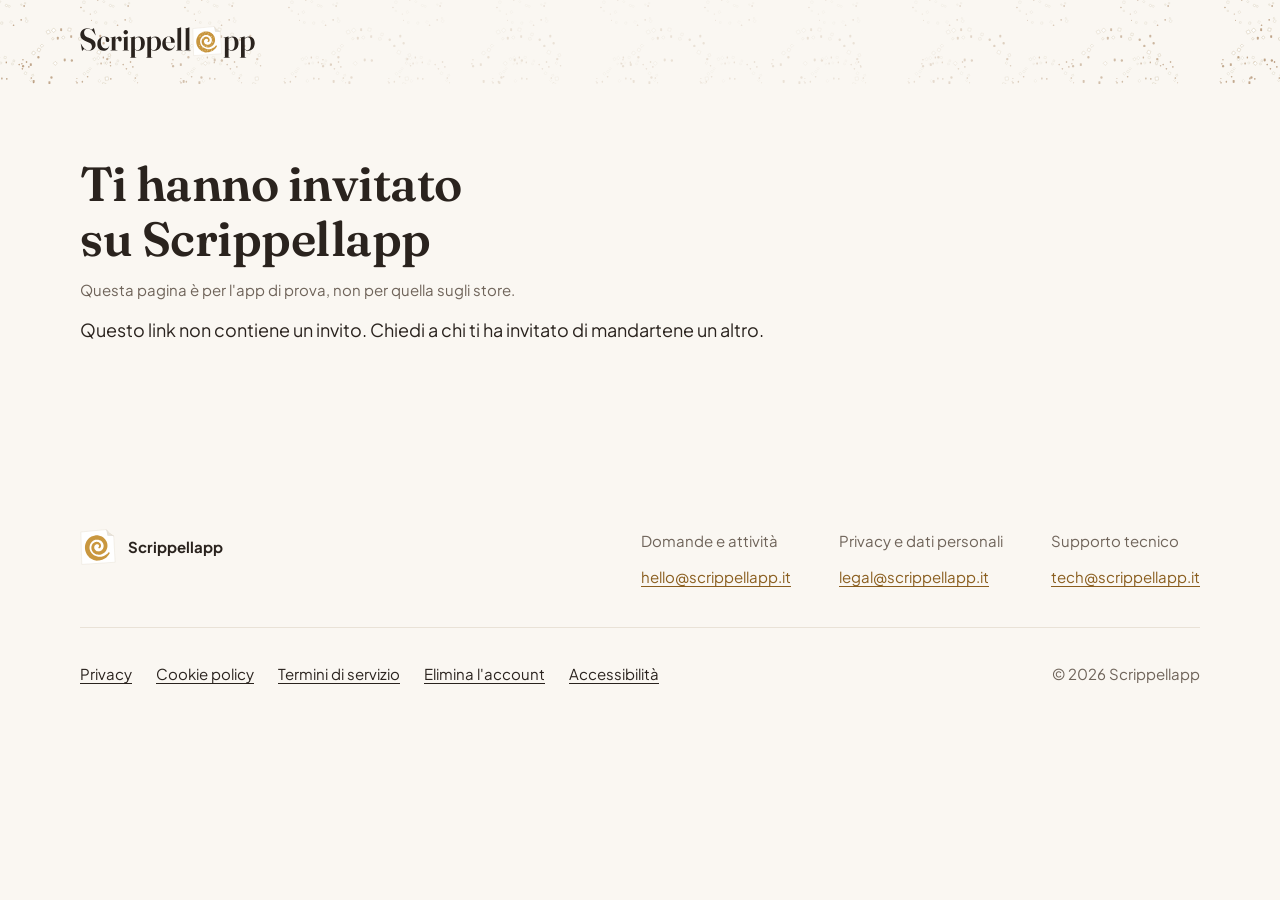
<file: invito-staging/index.html>
<!DOCTYPE html>
<html lang="it">
<head>
<meta charset="utf-8">
<meta name="viewport" content="width=device-width, initial-scale=1, viewport-fit=cover">
<!-- Link di invito dell'app di prova (D-110): apre l'app staging; senza l'app si arriva qui -->
<title>Ti hanno invitato su Scrippellapp (app di prova)</title>
<meta name="description" content="Ti hanno invitato a consegnare le scrippelle con Scrippellapp: installa l'app e usa il codice di invito.">
<meta name="robots" content="noindex">

<meta property="og:type" content="website">
<meta property="og:site_name" content="Scrippellapp">
<meta property="og:locale" content="it_IT">
<meta property="og:title" content="Ti hanno invitato su Scrippellapp">
<meta property="og:description" content="Installa l'app e usa il codice di invito per entrare nella squadra.">
<meta property="og:image" content="https://www.scrippellapp.it/og-image-1200x630.png">

<link rel="icon" href="/favicon.ico" sizes="48x48">
<link rel="icon" href="/favicon.svg" type="image/svg+xml">
<link rel="apple-touch-icon" href="/apple-touch-icon.png">
<link rel="manifest" href="/site.webmanifest">
<meta name="theme-color" content="#FAF7F2">

<link rel="preload" href="/assets/fonts/plus-jakarta-sans-latin-wght-normal.woff2" as="font" type="font/woff2" crossorigin>
<link rel="stylesheet" href="/assets/site.css">
</head>
<body>
<a class="salta" href="#contenuto">Vai al contenuto</a>

<header class="testata testata-pagina">
  <div class="contenitore">
    <a class="logo-piccolo" href="/"><img src="/assets/scrippellapp-logo.svg" alt="Scrippellapp, pagina principale" width="175" height="32"></a>
  </div>
</header>

<main id="contenuto" class="contenitore">
  <article class="testo">
    <h1>Ti hanno invitato su Scrippellapp</h1>
    <p class="aggiornato">Questa pagina è per l'app di prova, non per quella sugli store.</p>

    <div id="con-codice" hidden>
      <p>Il tuo codice di invito:</p>
      <p class="codice-invito" id="codice"></p>
      <p>L'app di prova si installa come ti ha detto chi organizza.</p>
      <p class="nota-bordo">Dopo l'installazione apri l'app, entra con Apple, Google o la tua email e tocca <span class="percorso">Ho ricevuto un invito</span>.</p>
    </div>

    <p id="senza-codice" hidden>Questo link non contiene un invito. Chiedi a chi ti ha invitato di mandartene un altro.</p>

    <noscript>
      <p>Il codice di invito sono le sei lettere e cifre dopo <span class="percorso">c=</span> nel link. Installa l'app di prova, aprila, entra con Apple, Google o la tua email e tocca <span class="percorso">Ho ricevuto un invito</span>.</p>
    </noscript>
  </article>
</main>

<footer class="piede">
  <div class="contenitore">
    <p class="piede-marchio">
      <img src="/favicon.svg" alt="" width="36" height="36">
      Scrippellapp
    </p>
    <dl>
      <div>
        <dt>Domande e attività</dt>
        <dd><a href="mailto:hello@scrippellapp.it">hello@scrippellapp.it</a></dd>
      </div>
      <div>
        <dt>Privacy e dati personali</dt>
        <dd><a href="mailto:legal@scrippellapp.it">legal@scrippellapp.it</a></dd>
      </div>
      <div>
        <dt>Supporto tecnico</dt>
        <dd><a href="mailto:tech@scrippellapp.it">tech@scrippellapp.it</a></dd>
      </div>
    </dl>
    <div class="piede-legale">
      <nav aria-label="Informazioni legali">
        <ul>
          <li><a href="/privacy.html">Privacy</a></li>
          <li><a href="/privacy.html#sito">Cookie policy</a></li>
          <li><a href="/termini.html">Termini di servizio</a></li>
          <li><a href="/elimina-account.html">Elimina l'account</a></li>
          <li><a href="/accessibilita.html">Accessibilità</a></li>
        </ul>
      </nav>
      <p>© 2026 Scrippellapp</p>
    </div>
  </div>
</footer>

<script>
  // Legge il codice dal link (?c=…) come normalizeInviteCode dell'app: maiuscole e senza caratteri vuoti
  // e trattini, 6 simboli senza 0, O, 1, I e L. Lo scrive nella pagina (la pagina di prova non ha il pulsante di Play).
  (function () {
    var c = (new URLSearchParams(location.search).get('c') || '').replace(/[\s-]/g, '').toUpperCase();
    if (!/^[23456789ABCDEFGHJKMNPQRSTUVWXYZ]{6}$/.test(c)) {
      document.getElementById('senza-codice').hidden = false;
      return;
    }
    document.getElementById('codice').textContent = c;
    var play = document.getElementById('play');
    if (play) play.href += '&referrer=' + encodeURIComponent('c=' + c);
    document.getElementById('con-codice').hidden = false;
  })();
</script>
</body>
</html>
</file>
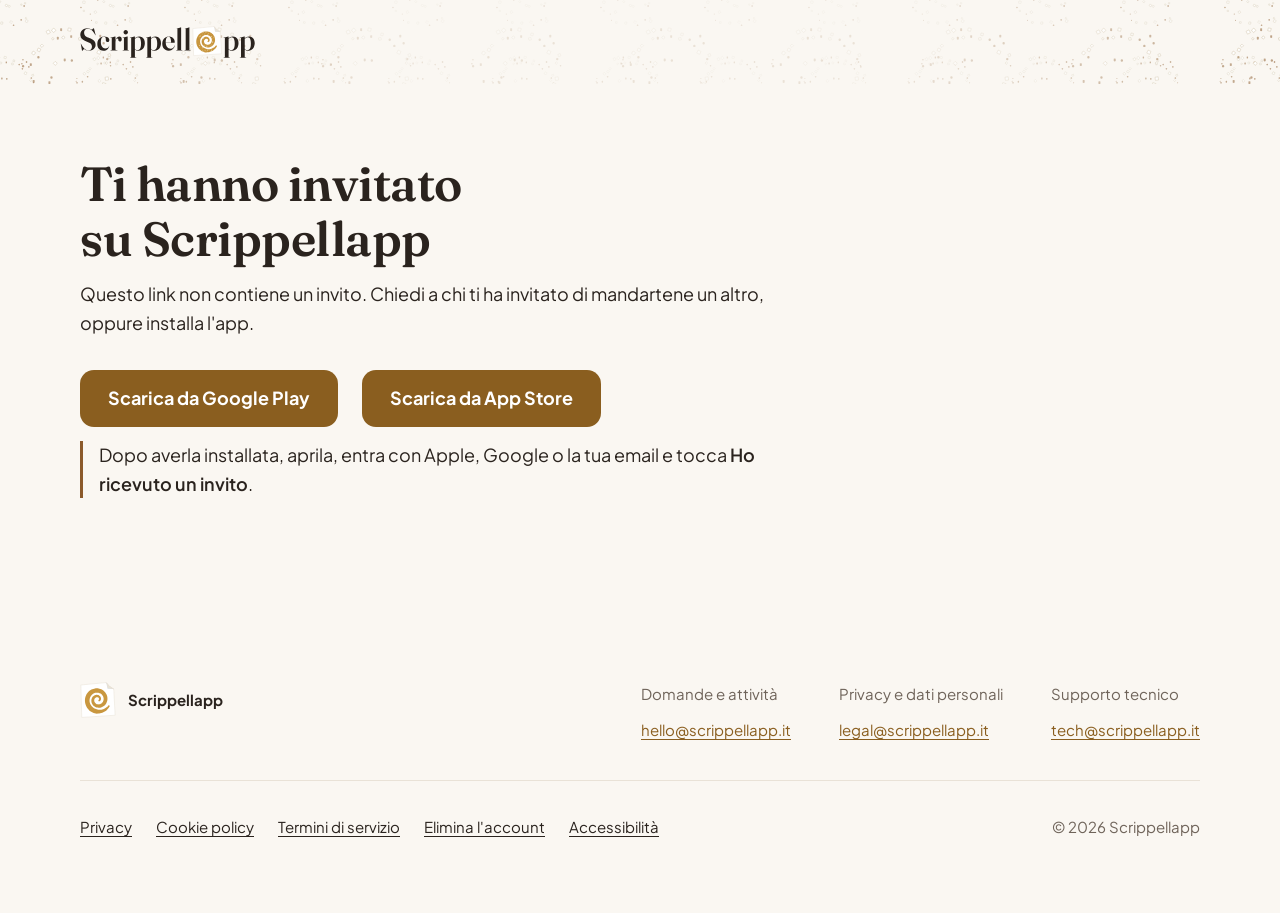
<file: invito/index.html>
<!DOCTYPE html>
<html lang="it">
<head>
<meta charset="utf-8">
<meta name="viewport" content="width=device-width, initial-scale=1, viewport-fit=cover">
<!-- Link di invito (D-110): se l'app c'è la apre il telefono, altrimenti si arriva qui -->
<title>Ti hanno invitato su Scrippellapp</title>
<meta name="description" content="Ti hanno invitato a consegnare le scrippelle con Scrippellapp: installa l'app e usa il codice di invito.">
<meta name="robots" content="noindex">

<meta property="og:type" content="website">
<meta property="og:site_name" content="Scrippellapp">
<meta property="og:locale" content="it_IT">
<meta property="og:title" content="Ti hanno invitato su Scrippellapp">
<meta property="og:description" content="Installa l'app e usa il codice di invito per entrare nella squadra.">
<meta property="og:image" content="https://www.scrippellapp.it/og-image-1200x630.png">

<link rel="icon" href="/favicon.ico" sizes="48x48">
<link rel="icon" href="/favicon.svg" type="image/svg+xml">
<link rel="apple-touch-icon" href="/apple-touch-icon.png">
<link rel="manifest" href="/site.webmanifest">
<meta name="theme-color" content="#FAF7F2">

<link rel="preload" href="/assets/fonts/plus-jakarta-sans-latin-wght-normal.woff2" as="font" type="font/woff2" crossorigin>
<link rel="stylesheet" href="/assets/site.css">
</head>
<body>
<a class="salta" href="#contenuto">Vai al contenuto</a>

<header class="testata testata-pagina">
  <div class="contenitore">
    <a class="logo-piccolo" href="/"><img src="/assets/scrippellapp-logo.svg" alt="Scrippellapp, pagina principale" width="175" height="32"></a>
  </div>
</header>

<main id="contenuto" class="contenitore">
  <article class="testo">
    <h1>Ti hanno invitato su Scrippellapp</h1>

    <div id="con-codice" hidden>
      <p>Il tuo codice di invito:</p>
      <p class="codice-invito" id="codice"></p>
      <div class="azioni">
        <a class="pulsante" id="play" href="https://play.google.com/store/apps/details?id=it.scrippellapp.app">Scarica da Google Play</a>
        <a class="pulsante" id="app-store" href="https://apps.apple.com/it/app/scrippellapp/id6821852198">Scarica da App Store</a>
      </div>
      <p>Su iPhone, toccando <span class="percorso">Scarica da App Store</span> copi l'invito: alla prima apertura l'app ti chiede di incollarlo e, dopo l'accesso, ti porta nella squadra.</p>
      <p class="nota-bordo">Se l'invito non arriva, apri l'app, entra con Apple, Google o la tua email e tocca <span class="percorso">Ho ricevuto un invito</span>.</p>
    </div>

    <div id="senza-codice" hidden>
      <p>Questo link non contiene un invito. Chiedi a chi ti ha invitato di mandartene un altro, oppure installa l'app.</p>
      <div class="azioni">
        <a class="pulsante" href="https://play.google.com/store/apps/details?id=it.scrippellapp.app">Scarica da Google Play</a>
        <a class="pulsante" href="https://apps.apple.com/it/app/scrippellapp/id6821852198">Scarica da App Store</a>
      </div>
      <p class="nota-bordo">Dopo averla installata, aprila, entra con Apple, Google o la tua email e tocca <span class="percorso">Ho ricevuto un invito</span>.</p>
    </div>

    <noscript>
      <p>Il codice di invito sono le sei lettere e cifre dopo <span class="percorso">c=</span> nel link. Installa l'app, aprila, entra con Apple, Google o la tua email e tocca <span class="percorso">Ho ricevuto un invito</span>.</p>
    </noscript>
  </article>
</main>

<footer class="piede">
  <div class="contenitore">
    <p class="piede-marchio">
      <img src="/favicon.svg" alt="" width="36" height="36">
      Scrippellapp
    </p>
    <dl>
      <div>
        <dt>Domande e attività</dt>
        <dd><a href="mailto:hello@scrippellapp.it">hello@scrippellapp.it</a></dd>
      </div>
      <div>
        <dt>Privacy e dati personali</dt>
        <dd><a href="mailto:legal@scrippellapp.it">legal@scrippellapp.it</a></dd>
      </div>
      <div>
        <dt>Supporto tecnico</dt>
        <dd><a href="mailto:tech@scrippellapp.it">tech@scrippellapp.it</a></dd>
      </div>
    </dl>
    <div class="piede-legale">
      <nav aria-label="Informazioni legali">
        <ul>
          <li><a href="/privacy.html">Privacy</a></li>
          <li><a href="/privacy.html#sito">Cookie policy</a></li>
          <li><a href="/termini.html">Termini di servizio</a></li>
          <li><a href="/elimina-account.html">Elimina l'account</a></li>
          <li><a href="/accessibilita.html">Accessibilità</a></li>
        </ul>
      </nav>
      <p>© 2026 Scrippellapp</p>
    </div>
  </div>
</footer>

<script>
  // Legge il codice dal link (?c=…) come normalizeInviteCode dell'app: maiuscole e senza caratteri vuoti
  // e trattini, 6 simboli senza 0, O, 1, I e L. Lo scrive nella pagina e nel referrer di Play; su
  // iPhone, al tocco di App Store, copia il link intero, che l'app legge al primo avvio (D-246).
  (function () {
    var c = (new URLSearchParams(location.search).get('c') || '').replace(/[\s-]/g, '').toUpperCase();
    if (!/^[23456789ABCDEFGHJKMNPQRSTUVWXYZ]{6}$/.test(c)) {
      document.getElementById('senza-codice').hidden = false;
      return;
    }
    document.getElementById('codice').textContent = c;
    var play = document.getElementById('play');
    if (play) play.href += '&referrer=' + encodeURIComponent('c=' + c);
    var store = document.getElementById('app-store');
    if (store && navigator.clipboard) {
      store.addEventListener('click', function (e) {
        e.preventDefault();
        var apri = function () { location.href = store.href; };
        // Safari copia solo durante un tocco; se non riesce si va allo store lo stesso
        navigator.clipboard.writeText('https://www.scrippellapp.it/invito/?c=' + c).then(apri, apri);
      });
    }
    document.getElementById('con-codice').hidden = false;
  })();
</script>
</body>
</html>
</file>
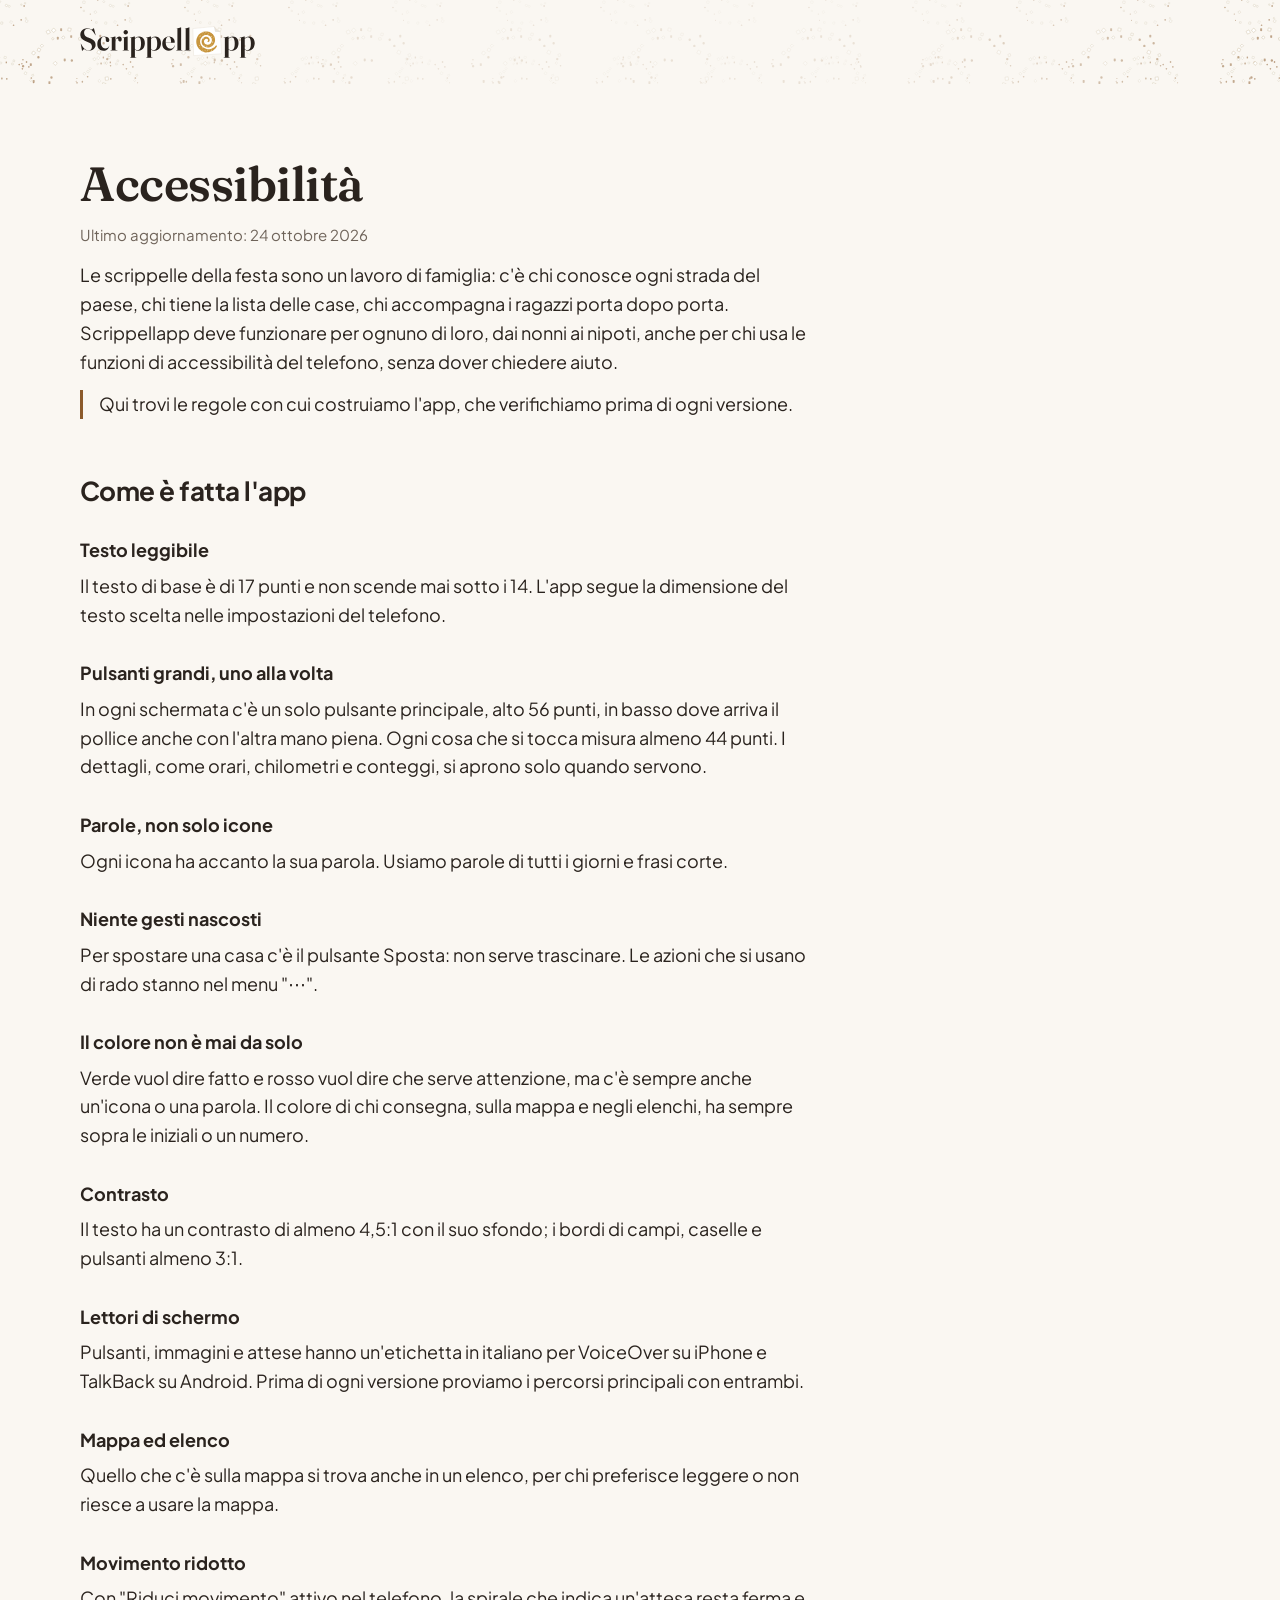
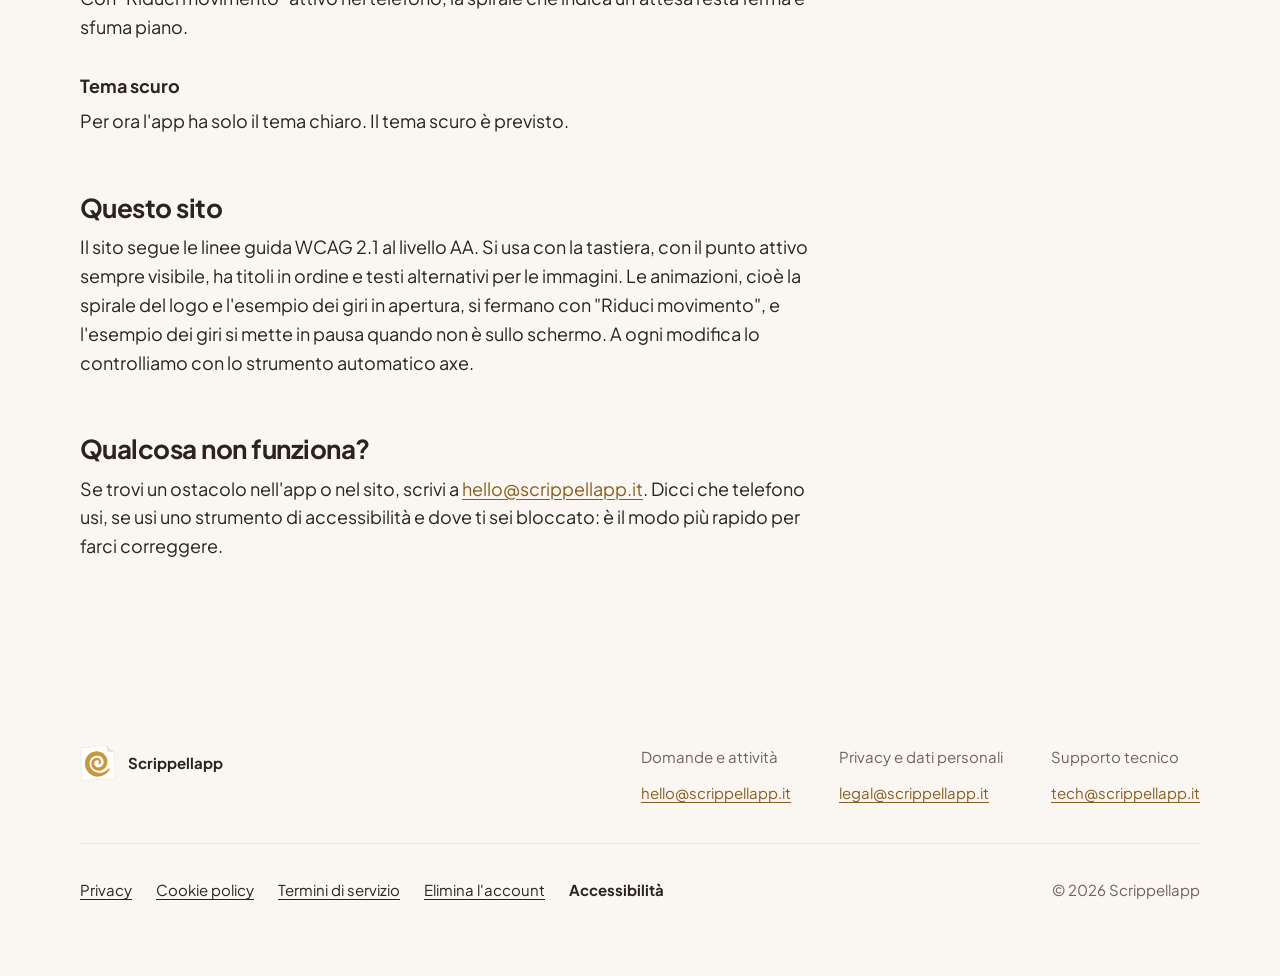
<file: accessibilita.html>
<!DOCTYPE html>
<html lang="it">
<head>
<meta charset="utf-8">
<meta name="viewport" content="width=device-width, initial-scale=1, viewport-fit=cover">
<title>Accessibilità di Scrippellapp</title>
<meta name="description" content="Come è fatta Scrippellapp perché la possa usare tutta la famiglia, dai nonni ai nipoti: testo grande, pulsanti ampi, parole al posto dei gesti, colori mai da soli, lettori di schermo.">
<link rel="canonical" href="https://www.scrippellapp.it/accessibilita.html">

<meta property="og:type" content="article">
<meta property="og:site_name" content="Scrippellapp">
<meta property="og:locale" content="it_IT">
<meta property="og:url" content="https://www.scrippellapp.it/accessibilita.html">
<meta property="og:title" content="Accessibilità di Scrippellapp">
<meta property="og:image" content="https://www.scrippellapp.it/og-image-1200x630.png">

<link rel="icon" href="/favicon.ico" sizes="48x48">
<link rel="icon" href="/favicon.svg" type="image/svg+xml">
<link rel="apple-touch-icon" href="/apple-touch-icon.png">
<link rel="manifest" href="/site.webmanifest">
<meta name="theme-color" content="#FAF7F2">

<link rel="preload" href="/assets/fonts/plus-jakarta-sans-latin-wght-normal.woff2" as="font" type="font/woff2" crossorigin>
<link rel="preload" href="/assets/fonts/fraunces-latin-600-normal.woff2" as="font" type="font/woff2" crossorigin>
<link rel="stylesheet" href="/assets/site.css">
</head>
<body>
<a class="salta" href="#contenuto">Vai al contenuto</a>

<header class="testata testata-pagina">
  <div class="contenitore">
    <a class="logo-piccolo" href="/"><img src="/assets/scrippellapp-logo.svg" alt="Scrippellapp, pagina principale" width="175" height="32"></a>
  </div>
</header>

<main id="contenuto" class="contenitore">
  <article class="testo">
    <h1>Accessibilità</h1>
    <p class="aggiornato">Ultimo aggiornamento: 24 ottobre 2026</p>
    <p>Le scrippelle della festa sono un lavoro di famiglia: c'è chi conosce ogni strada del paese, chi tiene la lista delle case, chi accompagna i ragazzi porta dopo porta. Scrippellapp deve funzionare per ognuno di loro, dai nonni ai nipoti, anche per chi usa le funzioni di accessibilità del telefono, senza dover chiedere aiuto.</p>
    <p class="nota-bordo">Qui trovi le regole con cui costruiamo l'app, che verifichiamo prima di ogni versione.</p>

    <h2 id="app">Come è fatta l'app</h2>

    <h3>Testo leggibile</h3>
    <p>Il testo di base è di 17 punti e non scende mai sotto i 14. L'app segue la dimensione del testo scelta nelle impostazioni del telefono.</p>

    <h3>Pulsanti grandi, uno alla volta</h3>
    <p>In ogni schermata c'è un solo pulsante principale, alto 56 punti, in basso dove arriva il pollice anche con l'altra mano piena. Ogni cosa che si tocca misura almeno 44 punti. I dettagli, come orari, chilometri e conteggi, si aprono solo quando servono.</p>

    <h3>Parole, non solo icone</h3>
    <p>Ogni icona ha accanto la sua parola. Usiamo parole di tutti i giorni e frasi corte.</p>

    <h3>Niente gesti nascosti</h3>
    <p>Per spostare una casa c'è il pulsante Sposta: non serve trascinare. Le azioni che si usano di rado stanno nel menu "⋯".</p>

    <h3>Il colore non è mai da solo</h3>
    <p>Verde vuol dire fatto e rosso vuol dire che serve attenzione, ma c'è sempre anche un'icona o una parola. Il colore di chi consegna, sulla mappa e negli elenchi, ha sempre sopra le iniziali o un numero.</p>

    <h3>Contrasto</h3>
    <p>Il testo ha un contrasto di almeno 4,5:1 con il suo sfondo; i bordi di campi, caselle e pulsanti almeno 3:1.</p>

    <h3>Lettori di schermo</h3>
    <p>Pulsanti, immagini e attese hanno un'etichetta in italiano per VoiceOver su iPhone e TalkBack su Android. Prima di ogni versione proviamo i percorsi principali con entrambi.</p>

    <h3>Mappa ed elenco</h3>
    <p>Quello che c'è sulla mappa si trova anche in un elenco, per chi preferisce leggere o non riesce a usare la mappa.</p>

    <h3>Movimento ridotto</h3>
    <p>Con "Riduci movimento" attivo nel telefono, la spirale che indica un'attesa resta ferma e sfuma piano.</p>

    <h3>Tema scuro</h3>
    <p>Per ora l'app ha solo il tema chiaro. Il tema scuro è previsto.</p>

    <h2 id="sito">Questo sito</h2>
    <p>Il sito segue le linee guida WCAG 2.1 al livello AA. Si usa con la tastiera, con il punto attivo sempre visibile, ha titoli in ordine e testi alternativi per le immagini. Le animazioni, cioè la spirale del logo e l'esempio dei giri in apertura, si fermano con "Riduci movimento", e l'esempio dei giri si mette in pausa quando non è sullo schermo. A ogni modifica lo controlliamo con lo strumento automatico axe.</p>

    <h2 id="segnala">Qualcosa non funziona?</h2>
    <p>Se trovi un ostacolo nell'app o nel sito, scrivi a <a href="mailto:hello@scrippellapp.it?subject=Accessibilit%C3%A0%20di%20Scrippellapp">hello@scrippellapp.it</a>. Dicci che telefono usi, se usi uno strumento di accessibilità e dove ti sei bloccato: è il modo più rapido per farci correggere.</p>
  </article>
</main>

<footer class="piede">
  <div class="contenitore">
    <p class="piede-marchio">
      <img src="/favicon.svg" alt="" width="36" height="36">
      Scrippellapp
    </p>
    <dl>
      <div>
        <dt>Domande e attività</dt>
        <dd><a href="mailto:hello@scrippellapp.it">hello@scrippellapp.it</a></dd>
      </div>
      <div>
        <dt>Privacy e dati personali</dt>
        <dd><a href="mailto:legal@scrippellapp.it">legal@scrippellapp.it</a></dd>
      </div>
      <div>
        <dt>Supporto tecnico</dt>
        <dd><a href="mailto:tech@scrippellapp.it">tech@scrippellapp.it</a></dd>
      </div>
    </dl>
    <div class="piede-legale">
      <nav aria-label="Informazioni legali">
        <ul>
          <li><a href="/privacy.html">Privacy</a></li>
          <li><a href="/privacy.html#sito">Cookie policy</a></li>
          <li><a href="/termini.html">Termini di servizio</a></li>
          <li><a href="/elimina-account.html">Elimina l'account</a></li>
          <li><a href="/accessibilita.html" aria-current="page">Accessibilità</a></li>
        </ul>
      </nav>
      <p>© 2026 Scrippellapp</p>
    </div>
  </div>
</footer>
</body>
</html>
</file>
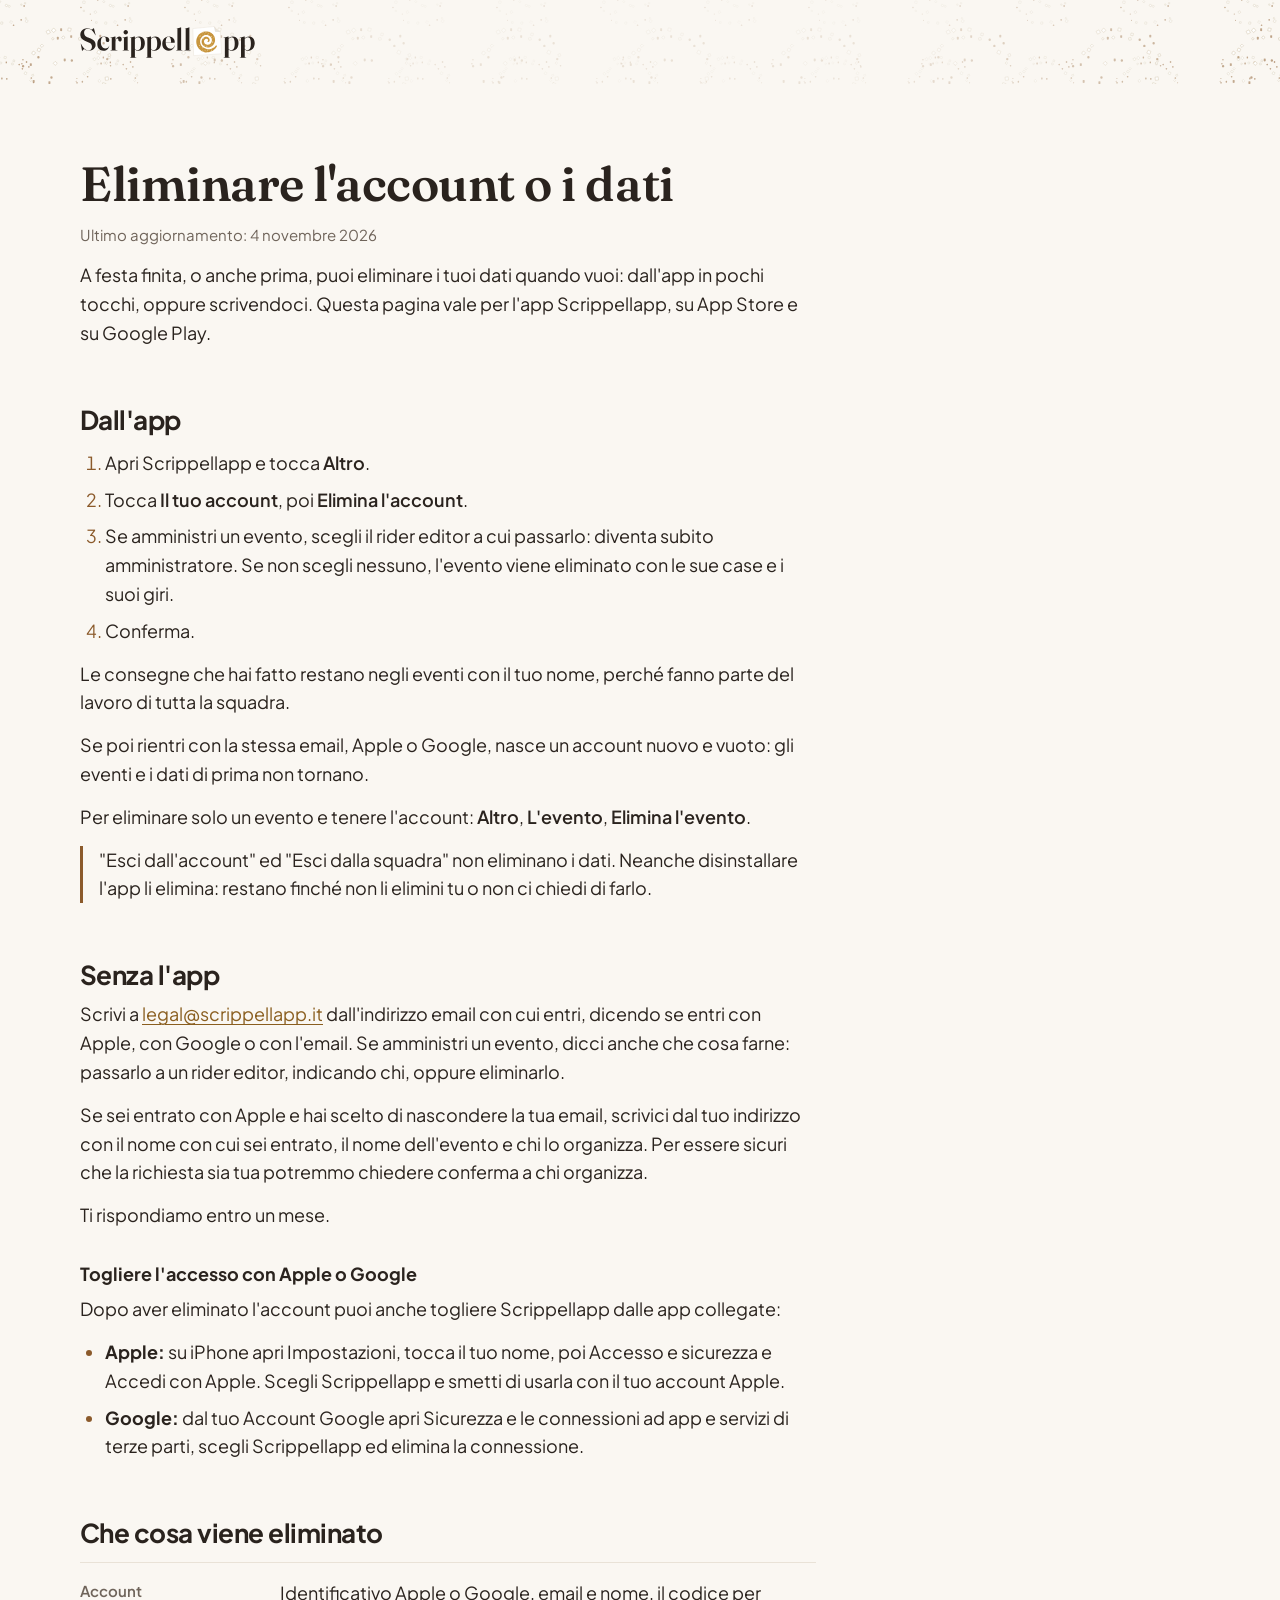
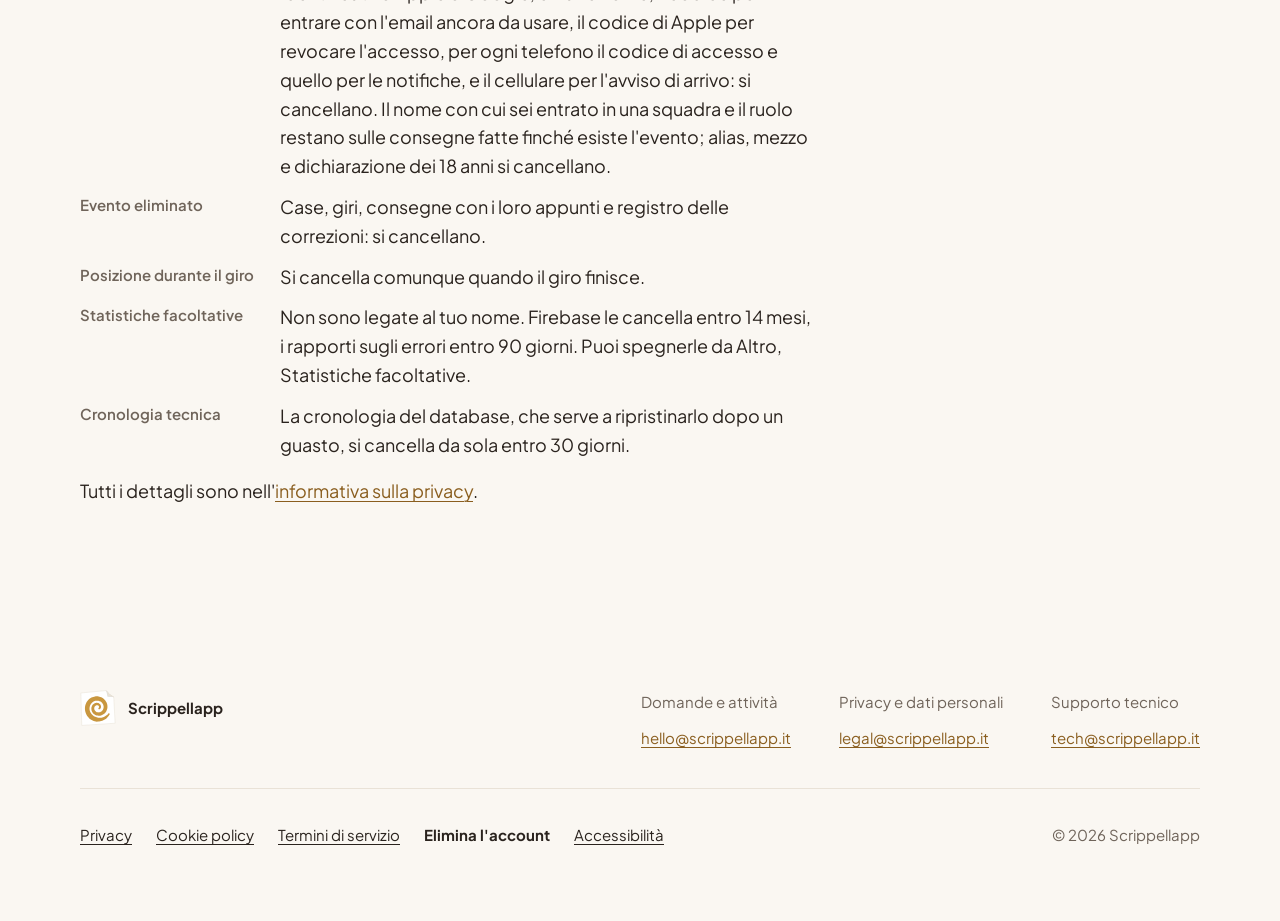
<file: elimina-account.html>
<!DOCTYPE html>
<html lang="it">
<head>
<meta charset="utf-8">
<meta name="viewport" content="width=device-width, initial-scale=1, viewport-fit=cover">
<!-- Pagina richiesta da Google Play per l'eliminazione dell'account; bozza del 12 ottobre 2026 da far rivedere -->
<title>Eliminare l'account o i dati di Scrippellapp</title>
<meta name="description" content="Come eliminare l'account o un evento di Scrippellapp, dall'app o senza averla installata, e che cosa viene cancellato.">
<link rel="canonical" href="https://www.scrippellapp.it/elimina-account.html">

<meta property="og:type" content="article">
<meta property="og:site_name" content="Scrippellapp">
<meta property="og:locale" content="it_IT">
<meta property="og:url" content="https://www.scrippellapp.it/elimina-account.html">
<meta property="og:title" content="Eliminare l'account o i dati di Scrippellapp">
<meta property="og:image" content="https://www.scrippellapp.it/og-image-1200x630.png">

<link rel="icon" href="/favicon.ico" sizes="48x48">
<link rel="icon" href="/favicon.svg" type="image/svg+xml">
<link rel="apple-touch-icon" href="/apple-touch-icon.png">
<link rel="manifest" href="/site.webmanifest">
<meta name="theme-color" content="#FAF7F2">

<link rel="preload" href="/assets/fonts/plus-jakarta-sans-latin-wght-normal.woff2" as="font" type="font/woff2" crossorigin>
<link rel="preload" href="/assets/fonts/fraunces-latin-600-normal.woff2" as="font" type="font/woff2" crossorigin>
<link rel="stylesheet" href="/assets/site.css">
</head>
<body>
<a class="salta" href="#contenuto">Vai al contenuto</a>

<header class="testata testata-pagina">
  <div class="contenitore">
    <a class="logo-piccolo" href="/"><img src="/assets/scrippellapp-logo.svg" alt="Scrippellapp, pagina principale" width="175" height="32"></a>
  </div>
</header>

<main id="contenuto" class="contenitore">
  <article class="testo">
    <h1>Eliminare l'account o i dati</h1>
    <p class="aggiornato">Ultimo aggiornamento: 4 novembre 2026</p>
    <p>A festa finita, o anche prima, puoi eliminare i tuoi dati quando vuoi: dall'app in pochi tocchi, oppure scrivendoci. Questa pagina vale per l'app Scrippellapp, su App Store e su Google Play.</p>

    <h2 id="app">Dall'app</h2>

    <ol>
      <li>Apri Scrippellapp e tocca <span class="percorso">Altro</span>.</li>
      <li>Tocca <span class="percorso">Il tuo account</span>, poi <span class="percorso">Elimina l'account</span>.</li>
      <li>Se amministri un evento, scegli il rider editor a cui passarlo: diventa subito amministratore. Se non scegli nessuno, l'evento viene eliminato con le sue case e i suoi giri.</li>
      <li>Conferma.</li>
    </ol>
    <p>Le consegne che hai fatto restano negli eventi con il tuo nome, perché fanno parte del lavoro di tutta la squadra.</p>
    <p>Se poi rientri con la stessa email, Apple o Google, nasce un account nuovo e vuoto: gli eventi e i dati di prima non tornano.</p>
    <p>Per eliminare solo un evento e tenere l'account: <span class="percorso">Altro</span>, <span class="percorso">L'evento</span>, <span class="percorso">Elimina l'evento</span>.</p>

    <p class="nota-bordo">"Esci dall'account" ed "Esci dalla squadra" non eliminano i dati. Neanche disinstallare l'app li elimina: restano finché non li elimini tu o non ci chiedi di farlo.</p>

    <h2 id="senza-app">Senza l'app</h2>
    <p>Scrivi a <a href="mailto:legal@scrippellapp.it?subject=Eliminazione%20dei%20dati%20di%20Scrippellapp">legal@scrippellapp.it</a> dall'indirizzo email con cui entri, dicendo se entri con Apple, con Google o con l'email. Se amministri un evento, dicci anche che cosa farne: passarlo a un rider editor, indicando chi, oppure eliminarlo.</p>
    <p>Se sei entrato con Apple e hai scelto di nascondere la tua email, scrivici dal tuo indirizzo con il nome con cui sei entrato, il nome dell'evento e chi lo organizza. Per essere sicuri che la richiesta sia tua potremmo chiedere conferma a chi organizza.</p>
    <p>Ti rispondiamo entro un mese.</p>

    <h3>Togliere l'accesso con Apple o Google</h3>
    <p>Dopo aver eliminato l'account puoi anche togliere Scrippellapp dalle app collegate:</p>
    <ul>
      <li><strong>Apple:</strong> su iPhone apri Impostazioni, tocca il tuo nome, poi Accesso e sicurezza e Accedi con Apple. Scegli Scrippellapp e smetti di usarla con il tuo account Apple.</li>
      <li><strong>Google:</strong> dal tuo Account Google apri Sicurezza e le connessioni ad app e servizi di terze parti, scegli Scrippellapp ed elimina la connessione.</li>
    </ul>

    <h2 id="cosa">Che cosa viene eliminato</h2>
    <dl class="scheda">
      <dt>Account</dt>
      <dd>Identificativo Apple o Google, email e nome, il codice per entrare con l'email ancora da usare, il codice di Apple per revocare l'accesso, per ogni telefono il codice di accesso e quello per le notifiche, e il cellulare per l'avviso di arrivo: si cancellano. Il nome con cui sei entrato in una squadra e il ruolo restano sulle consegne fatte finché esiste l'evento; alias, mezzo e dichiarazione dei 18 anni si cancellano.</dd>
      <dt>Evento eliminato</dt>
      <dd>Case, giri, consegne con i loro appunti e registro delle correzioni: si cancellano.</dd>
      <dt>Posizione durante il giro</dt>
      <dd>Si cancella comunque quando il giro finisce.</dd>
      <dt>Statistiche facoltative</dt>
      <dd>Non sono legate al tuo nome. Firebase le cancella entro 14 mesi, i rapporti sugli errori entro 90 giorni. Puoi spegnerle da Altro, Statistiche facoltative.</dd>
      <dt>Cronologia tecnica</dt>
      <dd>La cronologia del database, che serve a ripristinarlo dopo un guasto, si cancella da sola entro 30 giorni.</dd>
    </dl>
    <p>Tutti i dettagli sono nell'<a href="/privacy.html">informativa sulla privacy</a>.</p>
  </article>
</main>

<footer class="piede">
  <div class="contenitore">
    <p class="piede-marchio">
      <img src="/favicon.svg" alt="" width="36" height="36">
      Scrippellapp
    </p>
    <dl>
      <div>
        <dt>Domande e attività</dt>
        <dd><a href="mailto:hello@scrippellapp.it">hello@scrippellapp.it</a></dd>
      </div>
      <div>
        <dt>Privacy e dati personali</dt>
        <dd><a href="mailto:legal@scrippellapp.it">legal@scrippellapp.it</a></dd>
      </div>
      <div>
        <dt>Supporto tecnico</dt>
        <dd><a href="mailto:tech@scrippellapp.it">tech@scrippellapp.it</a></dd>
      </div>
    </dl>
    <div class="piede-legale">
      <nav aria-label="Informazioni legali">
        <ul>
          <li><a href="/privacy.html">Privacy</a></li>
          <li><a href="/privacy.html#sito">Cookie policy</a></li>
          <li><a href="/termini.html">Termini di servizio</a></li>
          <li><a href="/elimina-account.html" aria-current="page">Elimina l'account</a></li>
          <li><a href="/accessibilita.html">Accessibilità</a></li>
        </ul>
      </nav>
      <p>© 2026 Scrippellapp</p>
    </div>
  </div>
</footer>
</body>
</html>
</file>
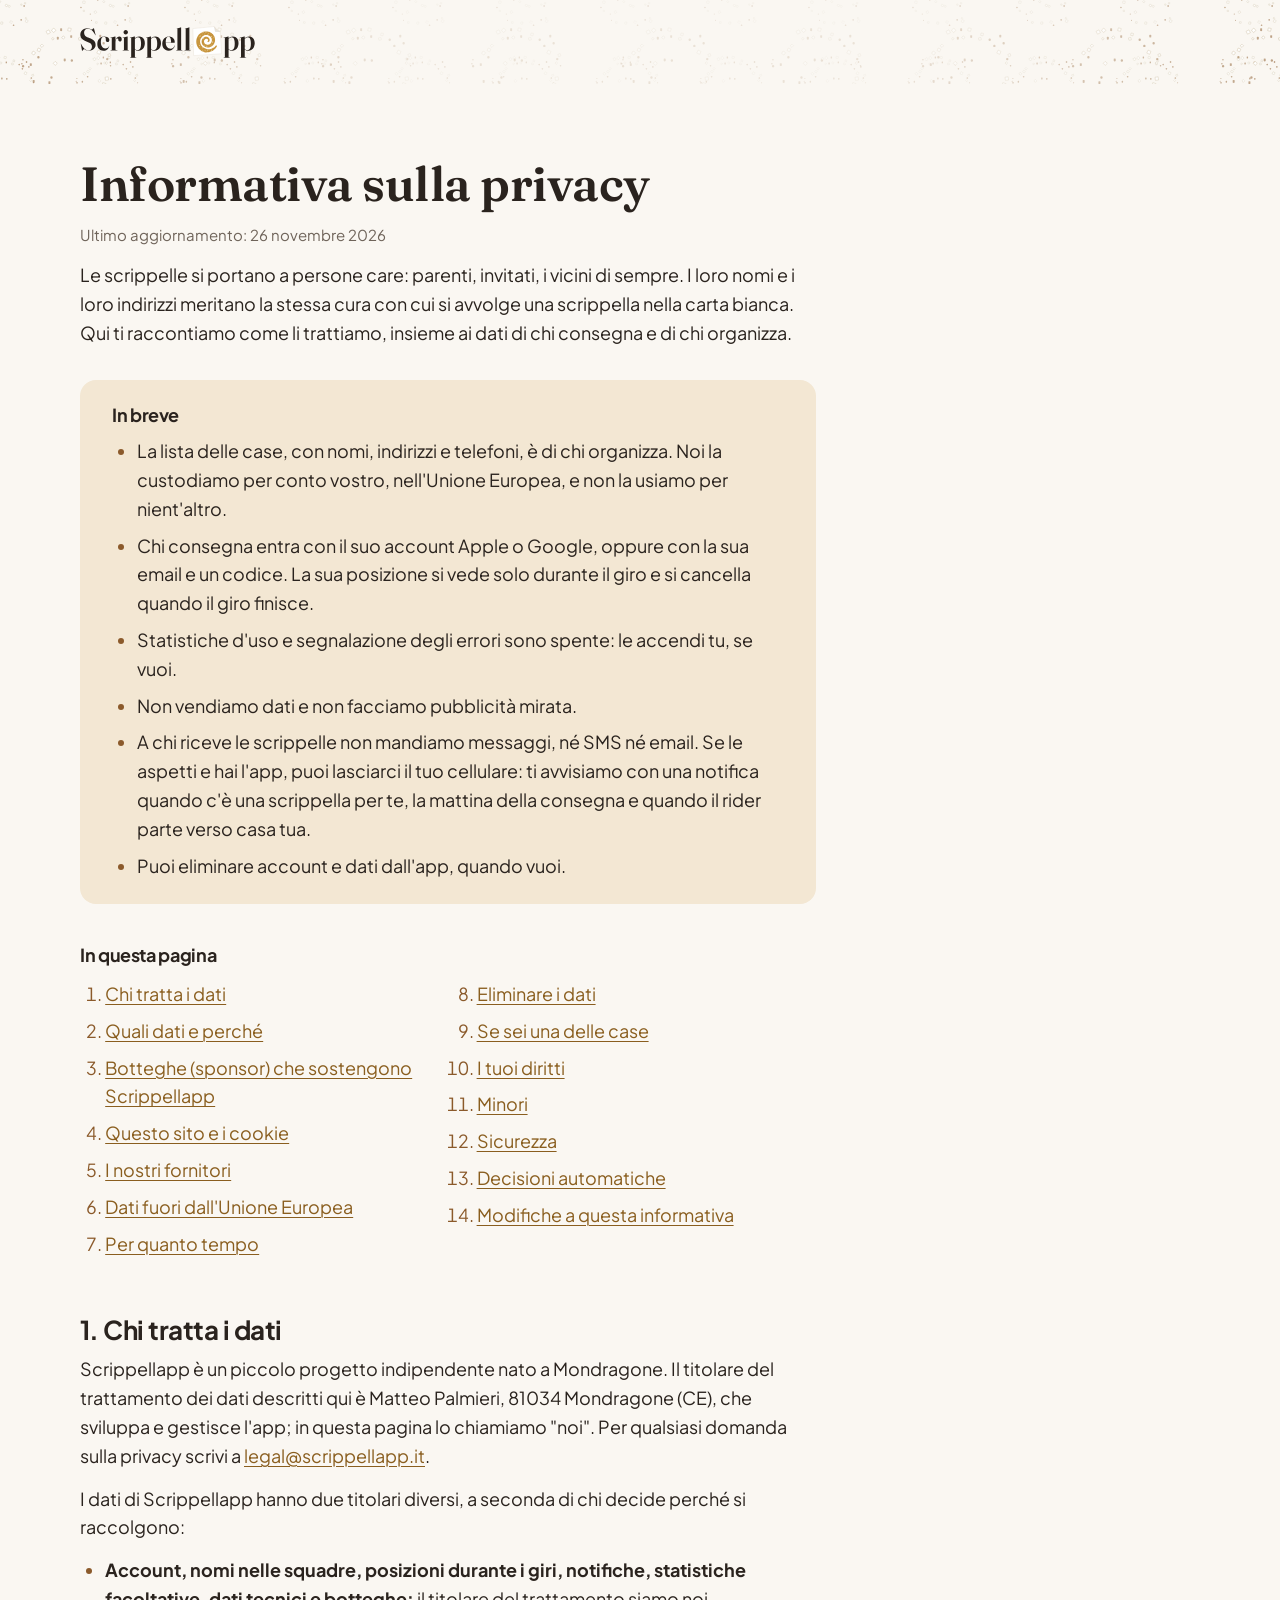
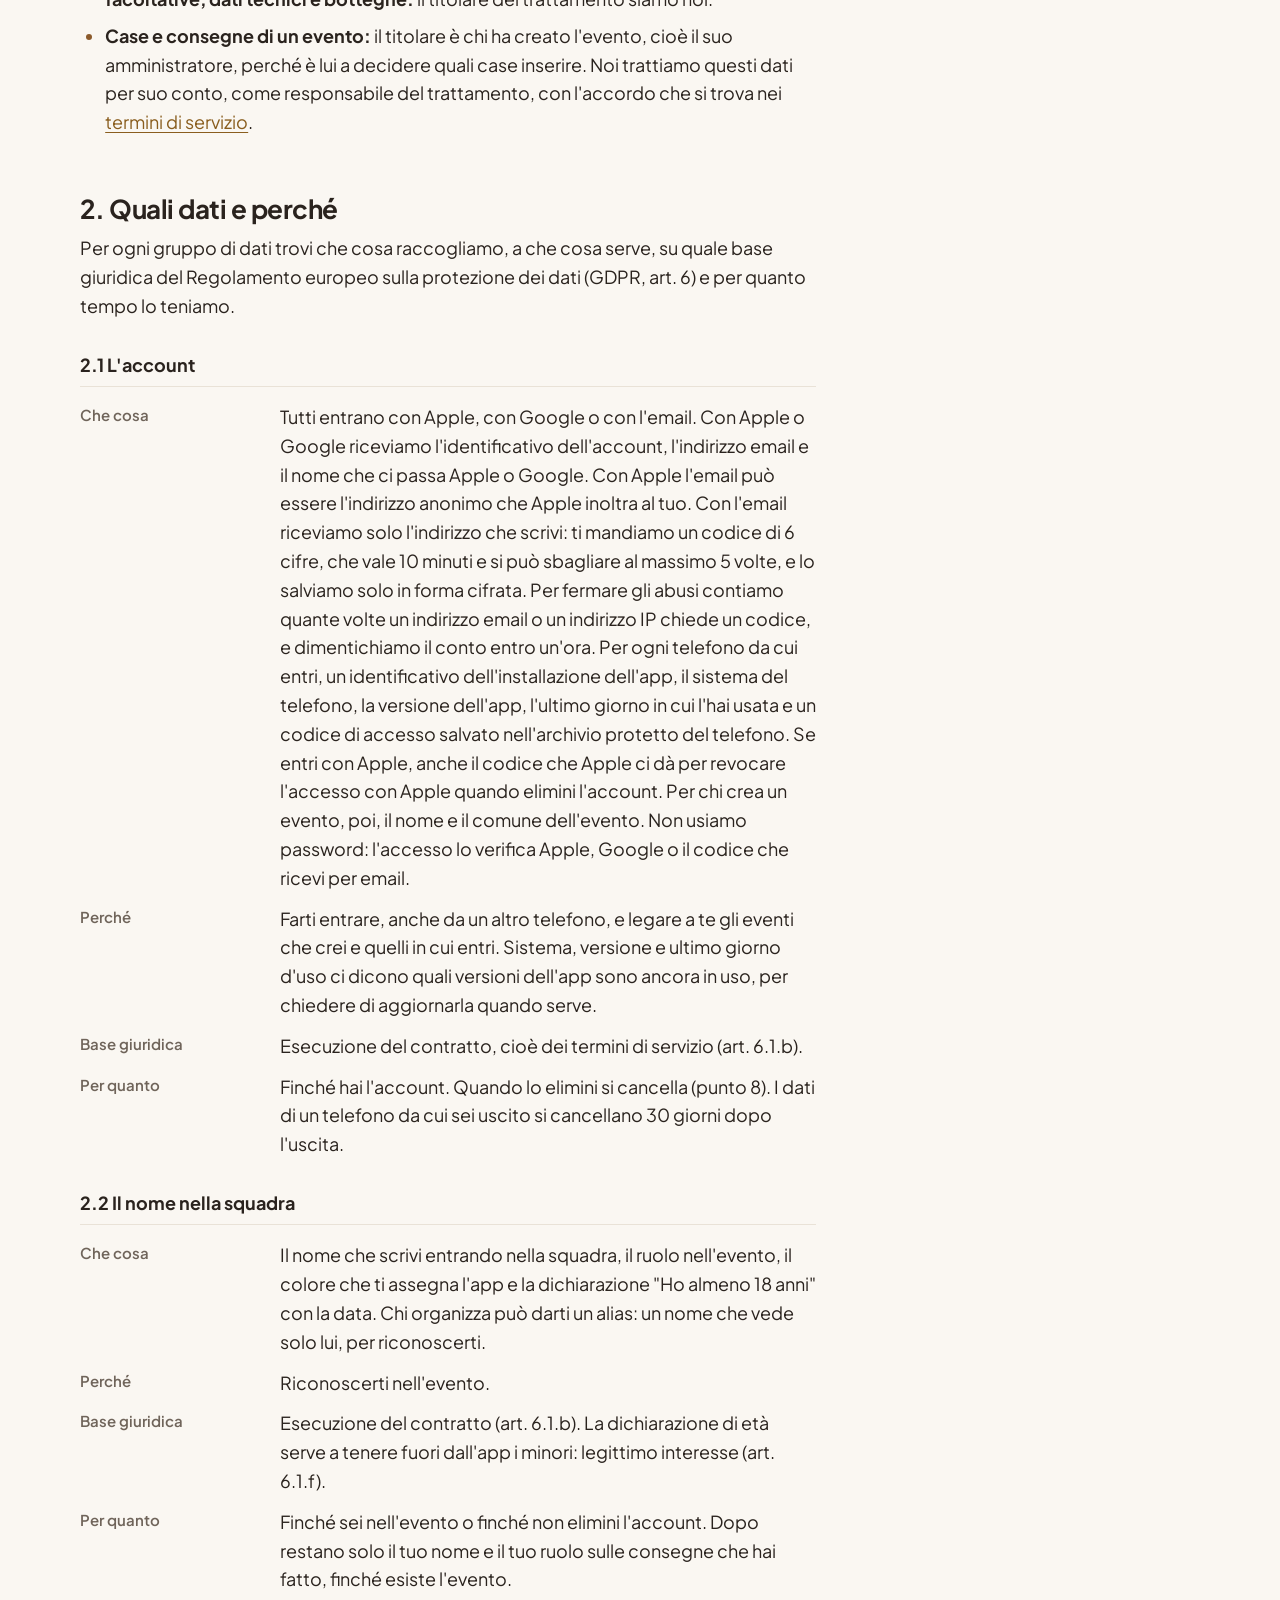
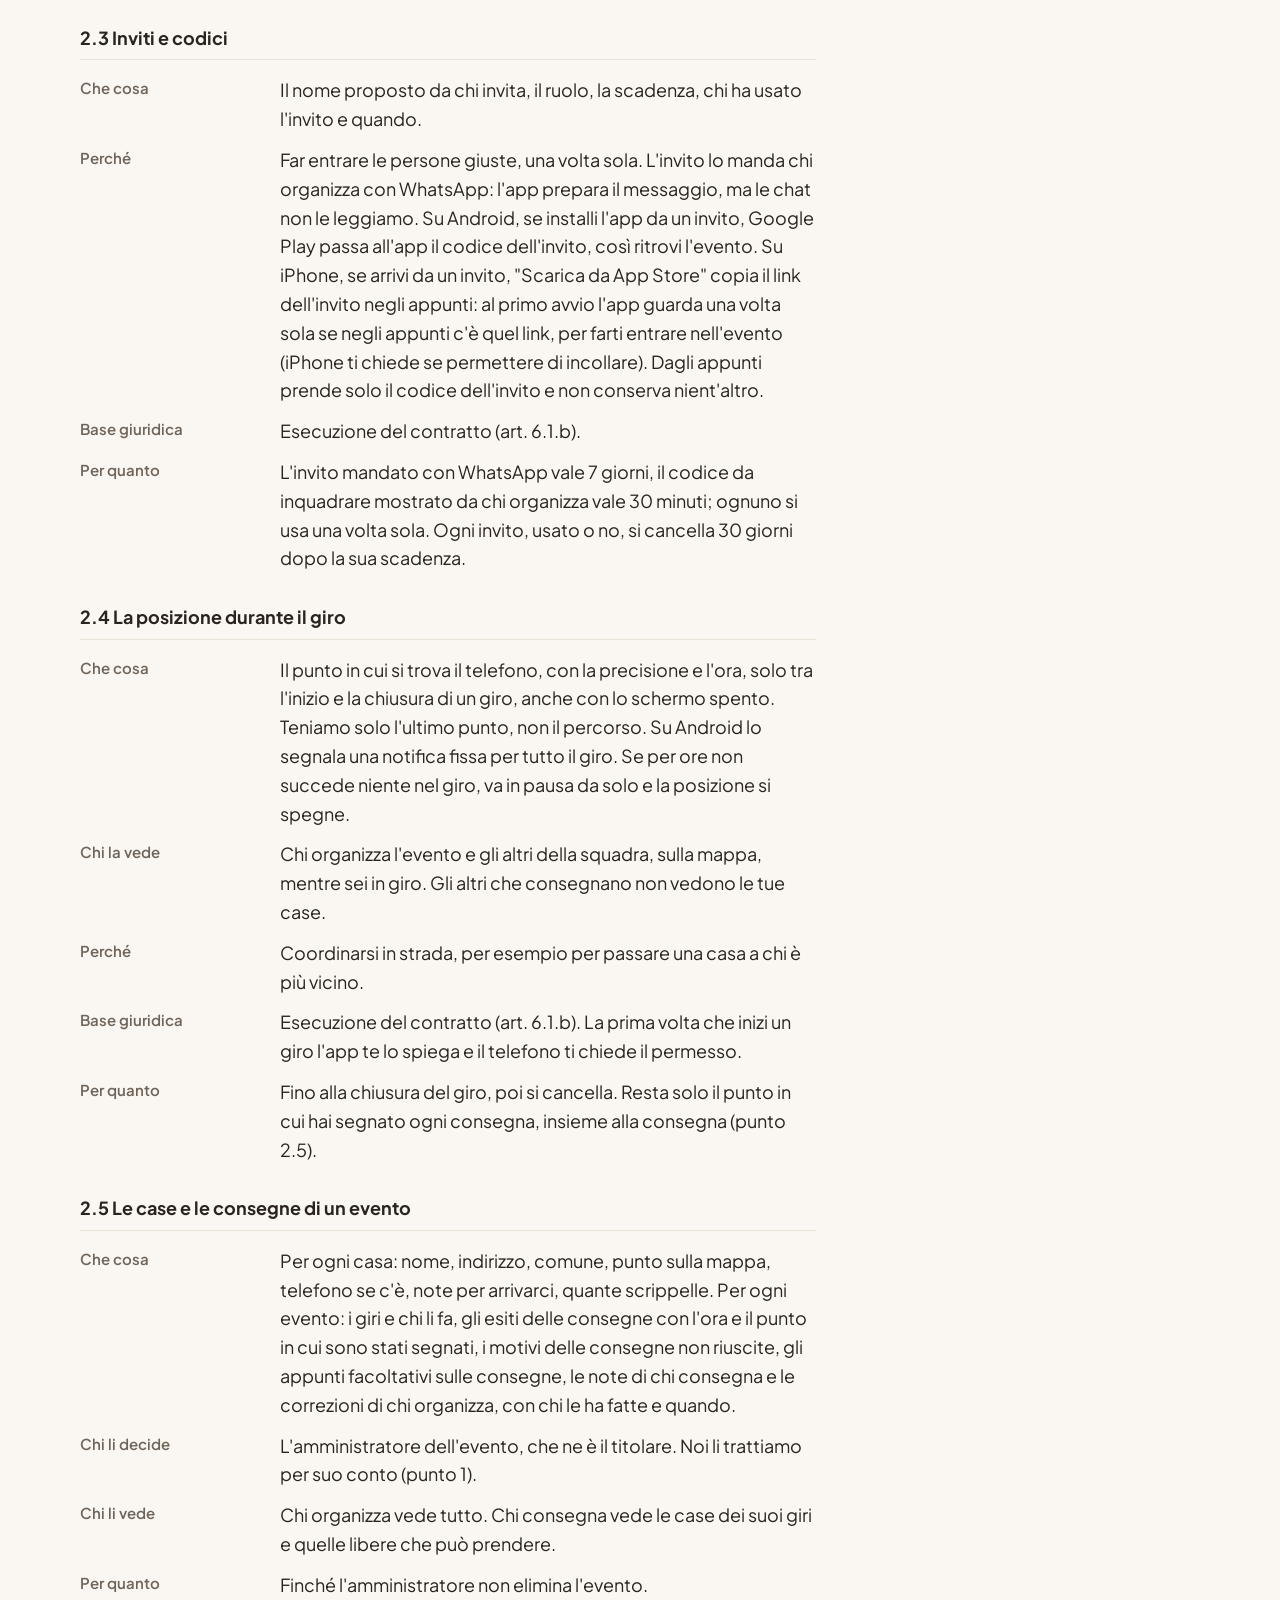
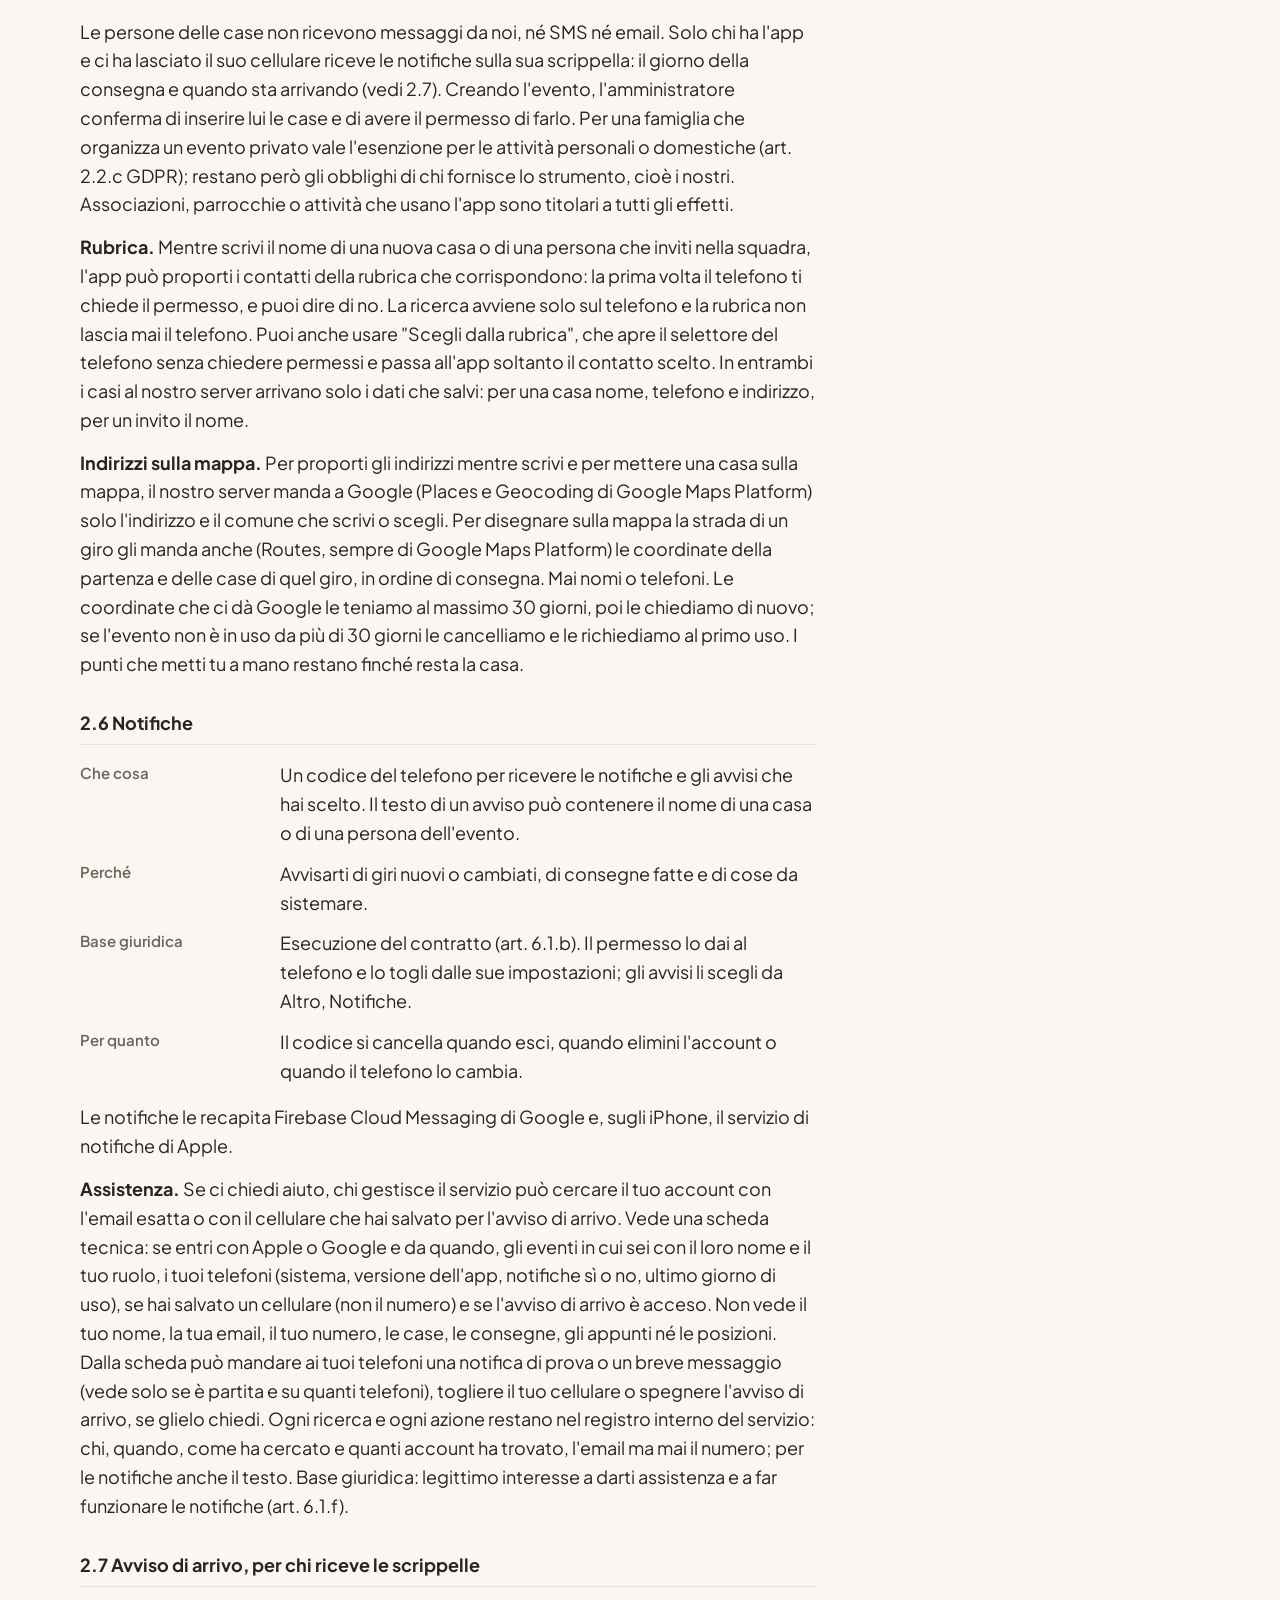
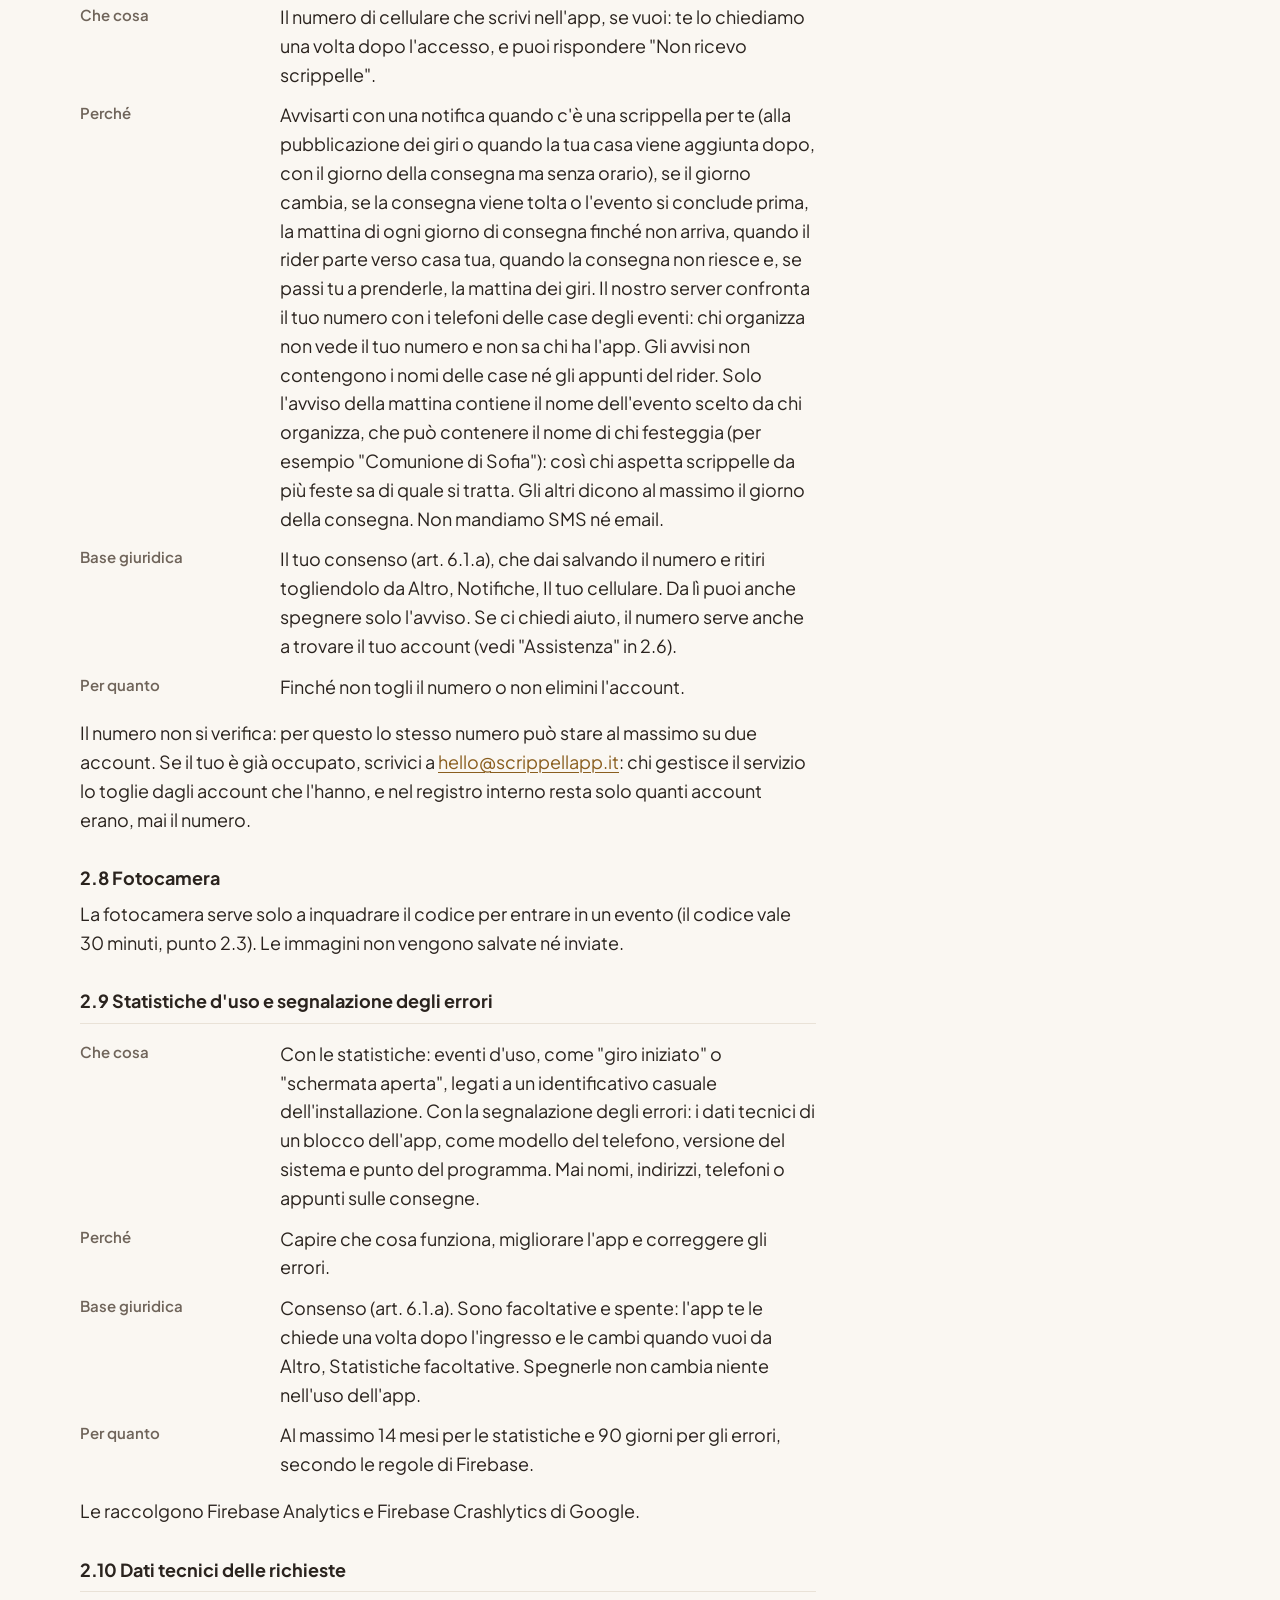
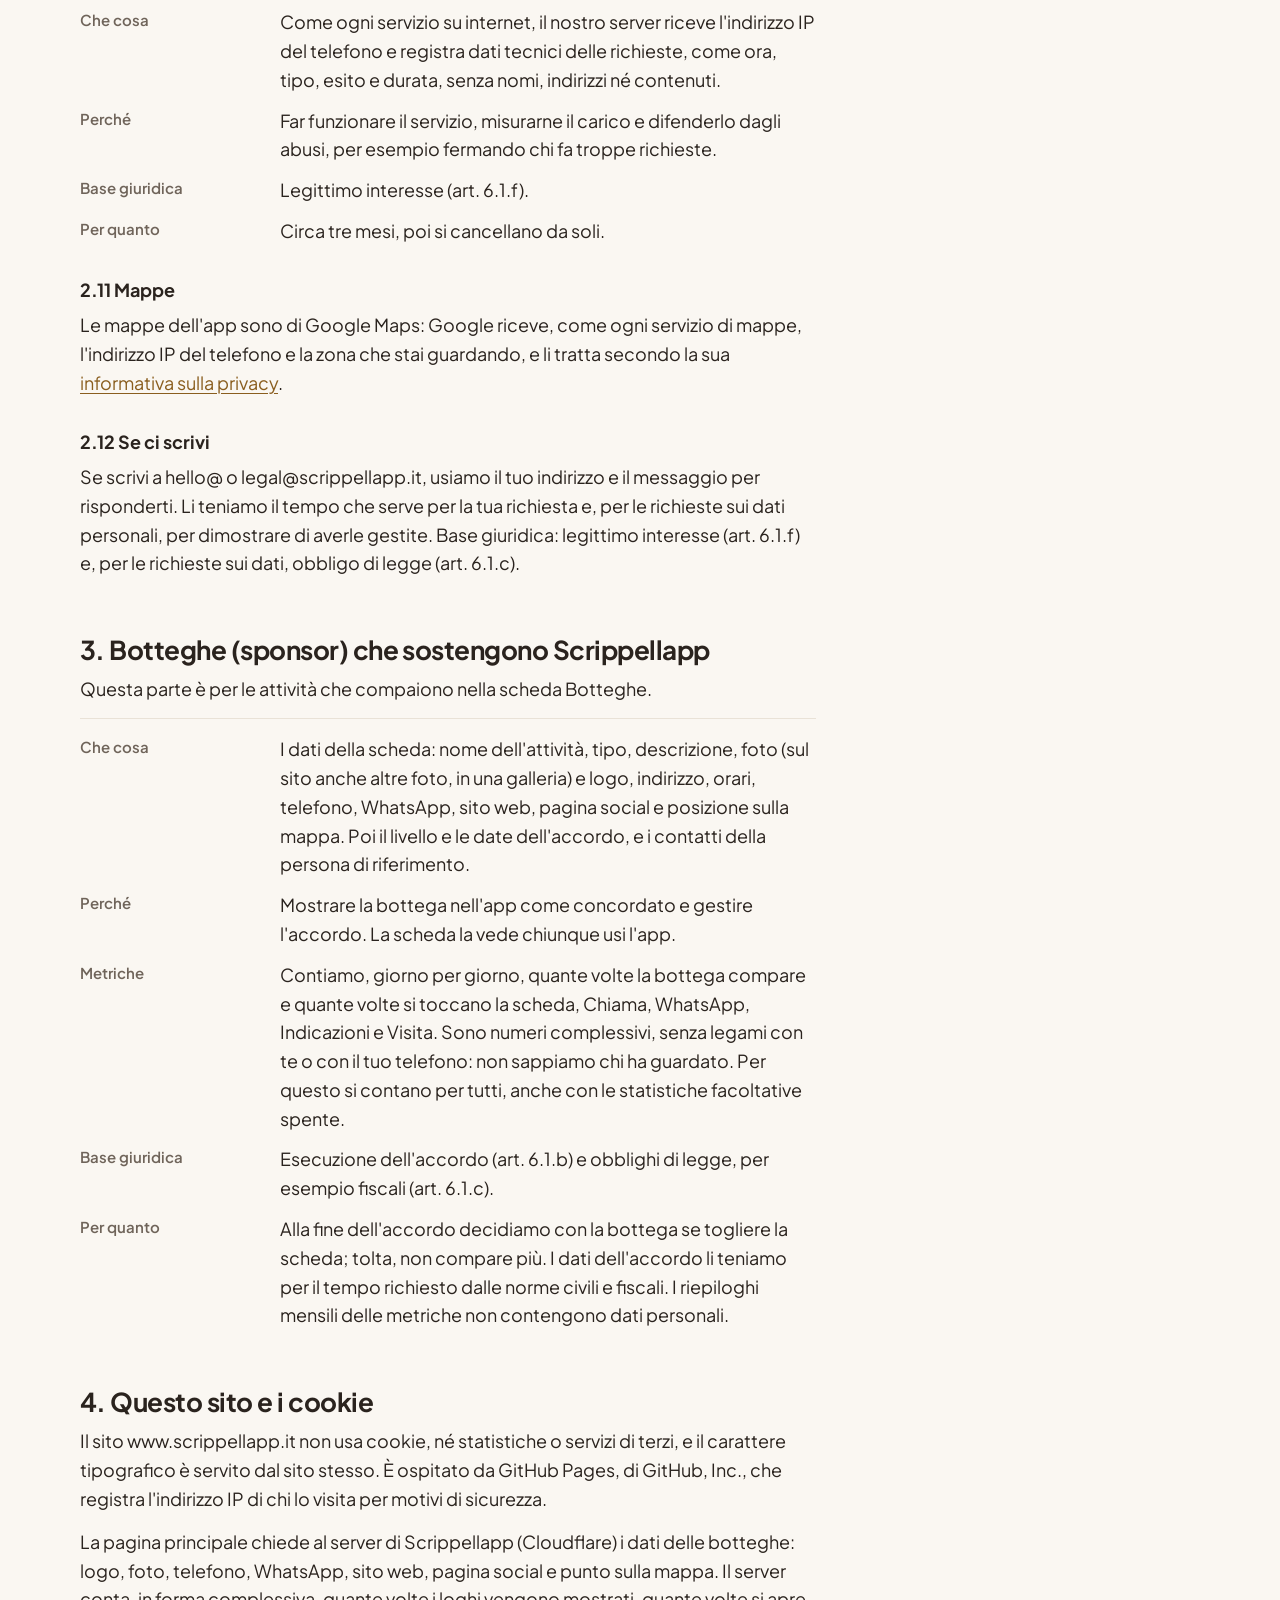
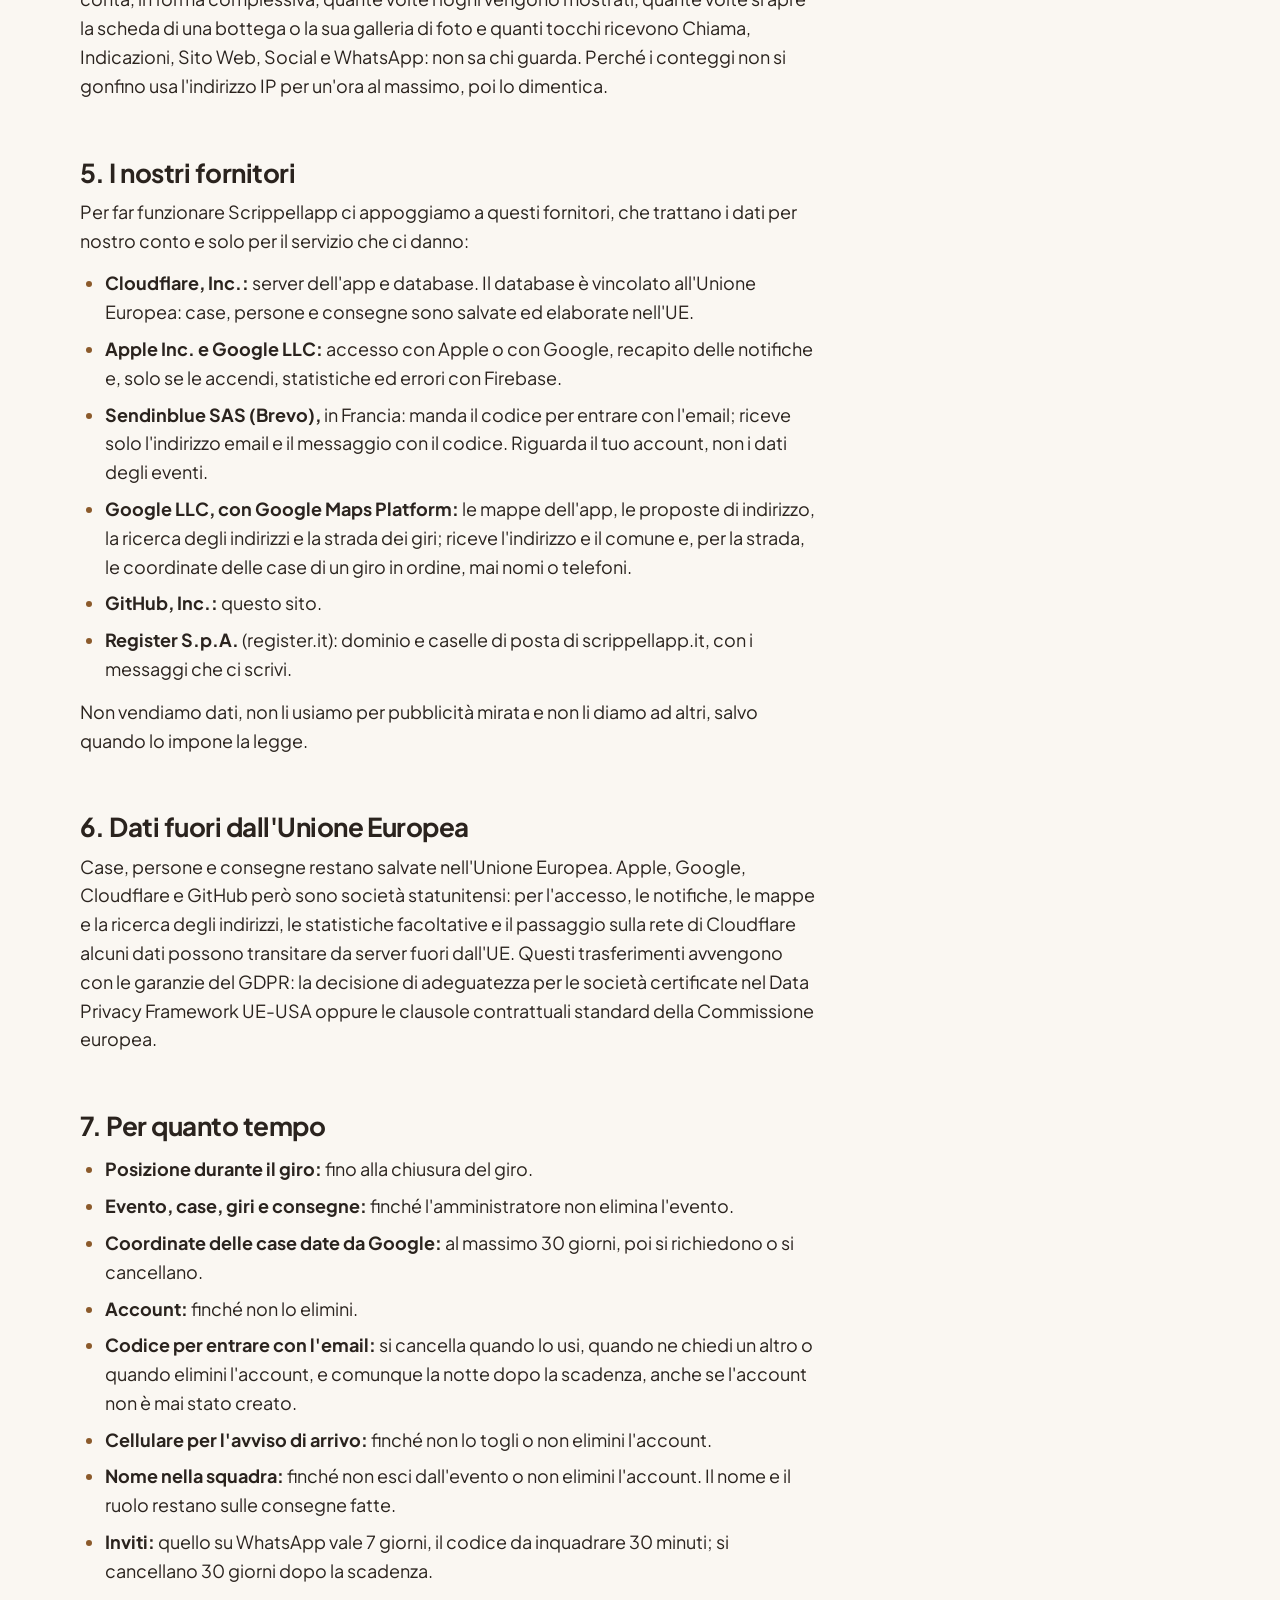
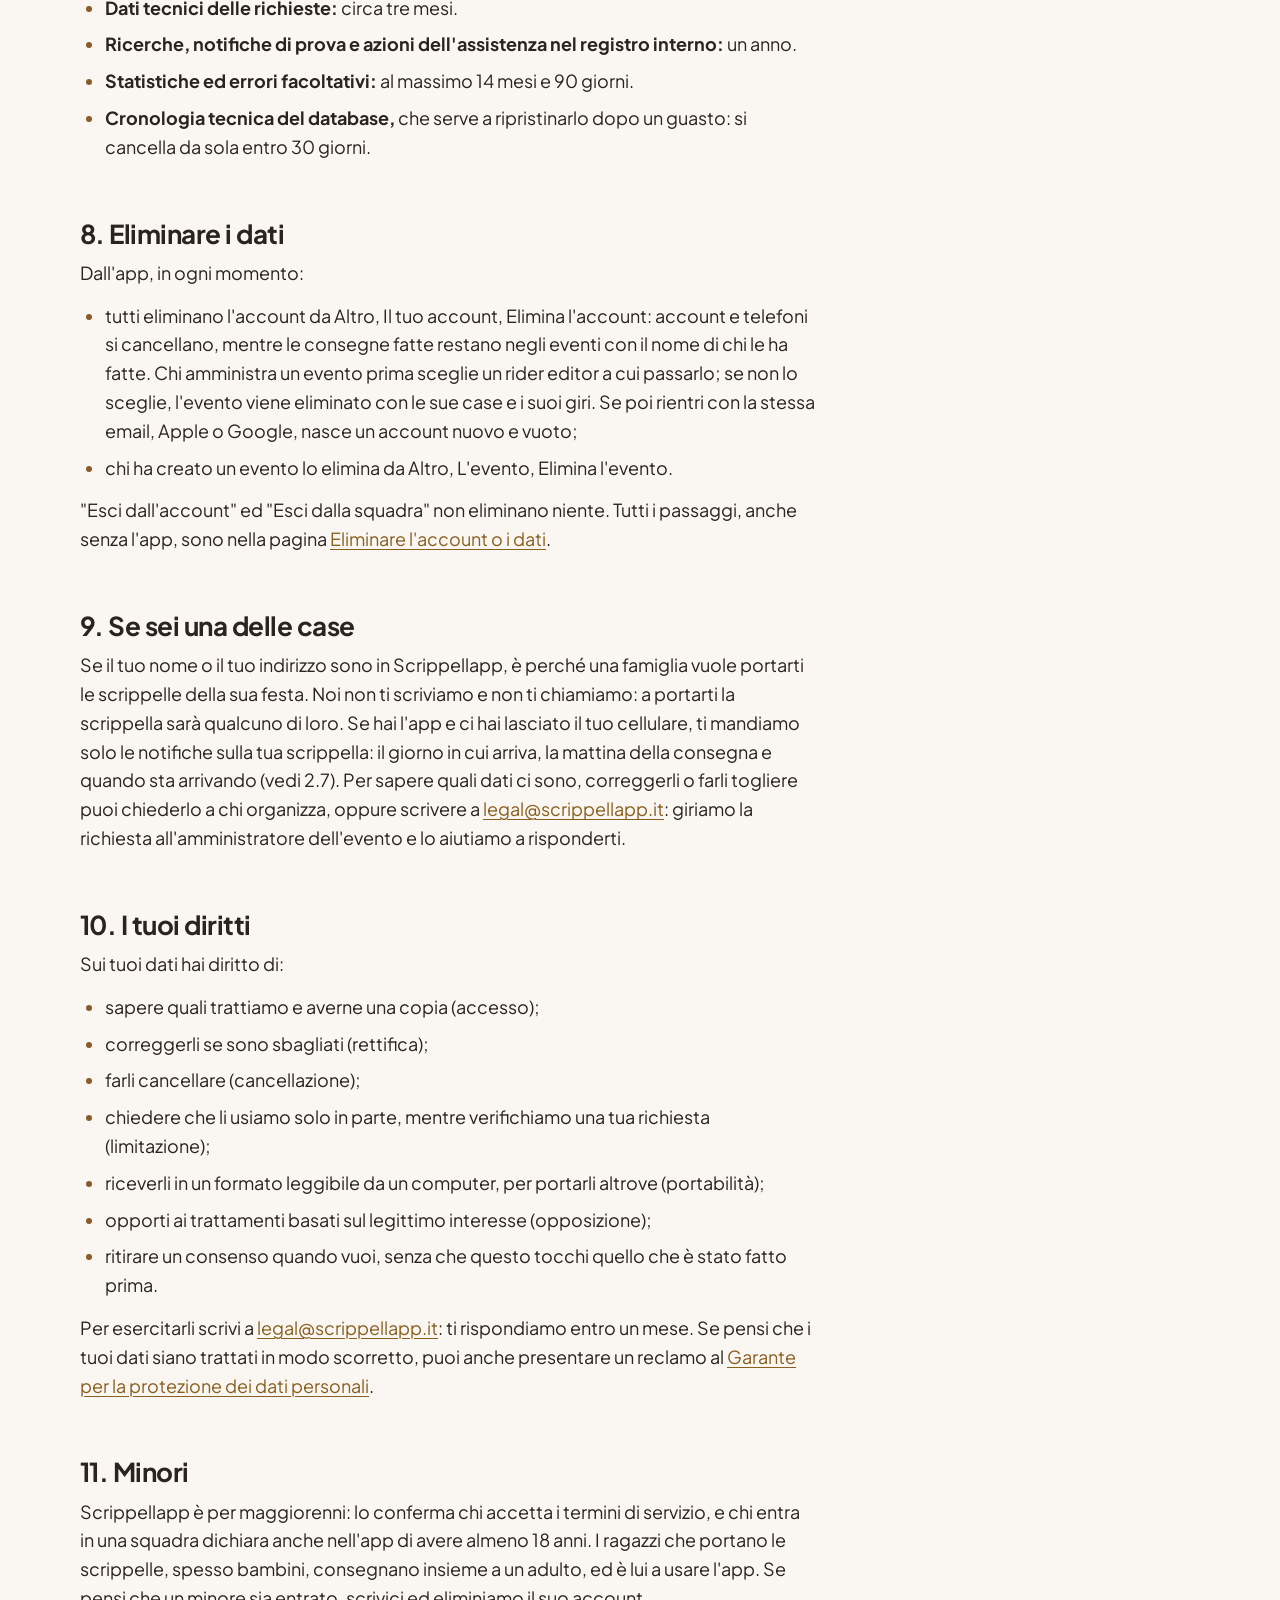
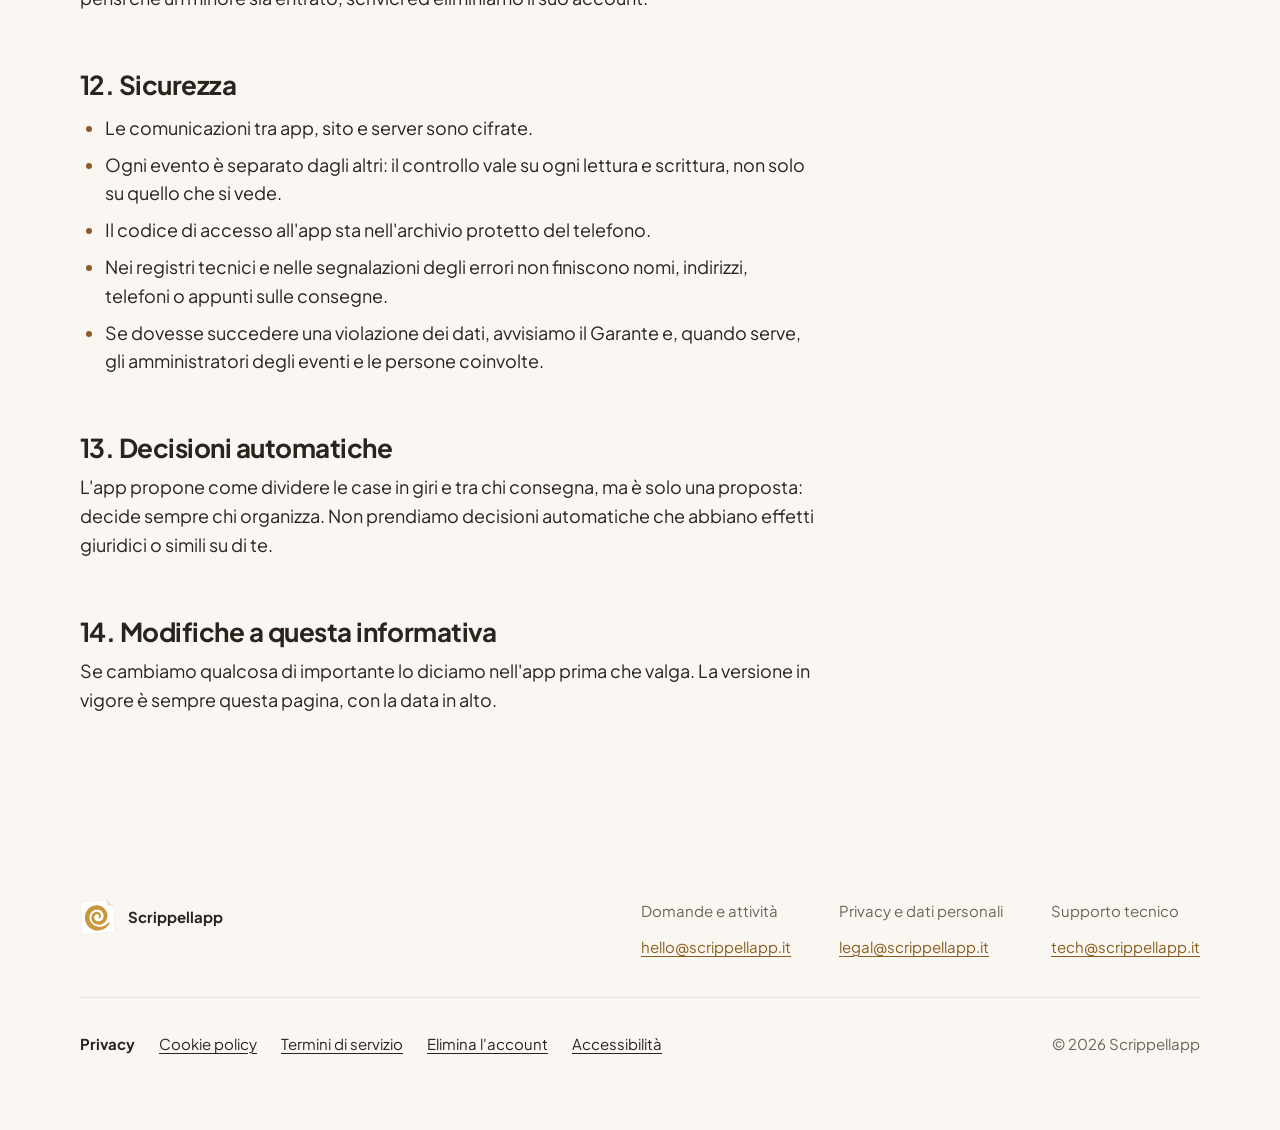
<file: privacy.html>
<!DOCTYPE html>
<html lang="it">
<head>
<meta charset="utf-8">
<meta name="viewport" content="width=device-width, initial-scale=1, viewport-fit=cover">
<!-- Bozza del 12 ottobre 2026 dal FDD, cap. 15: da far rivedere a chi segue la parte legale prima di pubblicarla -->
<title>Informativa sulla privacy di Scrippellapp</title>
<meta name="description" content="Come Scrippellapp custodisce i dati di chi organizza, di chi consegna e delle case che ricevono le scrippelle: che cosa raccoglie, perché, per quanto tempo e come eliminarli.">
<link rel="canonical" href="https://www.scrippellapp.it/privacy.html">

<meta property="og:type" content="article">
<meta property="og:site_name" content="Scrippellapp">
<meta property="og:locale" content="it_IT">
<meta property="og:url" content="https://www.scrippellapp.it/privacy.html">
<meta property="og:title" content="Informativa sulla privacy di Scrippellapp">
<meta property="og:image" content="https://www.scrippellapp.it/og-image-1200x630.png">

<link rel="icon" href="/favicon.ico" sizes="48x48">
<link rel="icon" href="/favicon.svg" type="image/svg+xml">
<link rel="apple-touch-icon" href="/apple-touch-icon.png">
<link rel="manifest" href="/site.webmanifest">
<meta name="theme-color" content="#FAF7F2">

<link rel="preload" href="/assets/fonts/plus-jakarta-sans-latin-wght-normal.woff2" as="font" type="font/woff2" crossorigin>
<link rel="preload" href="/assets/fonts/fraunces-latin-600-normal.woff2" as="font" type="font/woff2" crossorigin>
<link rel="stylesheet" href="/assets/site.css">
</head>
<body>
<a class="salta" href="#contenuto">Vai al contenuto</a>

<header class="testata testata-pagina">
  <div class="contenitore">
    <a class="logo-piccolo" href="/"><img src="/assets/scrippellapp-logo.svg" alt="Scrippellapp, pagina principale" width="175" height="32"></a>
  </div>
</header>

<main id="contenuto" class="contenitore">
  <article class="testo">
    <h1>Informativa sulla privacy</h1>
    <p class="aggiornato">Ultimo aggiornamento: 26 novembre 2026</p>
    <p>Le scrippelle si portano a persone care: parenti, invitati, i vicini di sempre. I loro nomi e i loro indirizzi meritano la stessa cura con cui si avvolge una scrippella nella carta bianca. Qui ti raccontiamo come li trattiamo, insieme ai dati di chi consegna e di chi organizza.</p>

    <section class="in-breve" aria-labelledby="breve">
      <h2 id="breve">In breve</h2>
      <ul>
        <li>La lista delle case, con nomi, indirizzi e telefoni, è di chi organizza. Noi la custodiamo per conto vostro, nell'Unione Europea, e non la usiamo per nient'altro.</li>
        <li>Chi consegna entra con il suo account Apple o Google, oppure con la sua email e un codice. La sua posizione si vede solo durante il giro e si cancella quando il giro finisce.</li>
        <li>Statistiche d'uso e segnalazione degli errori sono spente: le accendi tu, se vuoi.</li>
        <li>Non vendiamo dati e non facciamo pubblicità mirata.</li>
        <li>A chi riceve le scrippelle non mandiamo messaggi, né SMS né email. Se le aspetti e hai l'app, puoi lasciarci il tuo cellulare: ti avvisiamo con una notifica quando c'è una scrippella per te, la mattina della consegna e quando il rider parte verso casa tua.</li>
        <li>Puoi eliminare account e dati dall'app, quando vuoi.</li>
      </ul>
    </section>

    <nav class="indice" aria-labelledby="indice">
      <h2 id="indice">In questa pagina</h2>
      <ol>
        <li><a href="#titolare">Chi tratta i dati</a></li>
        <li><a href="#dati">Quali dati e perché</a></li>
        <li><a href="#botteghe">Botteghe (sponsor) che sostengono Scrippellapp</a></li>
        <li><a href="#sito">Questo sito e i cookie</a></li>
        <li><a href="#fornitori">I nostri fornitori</a></li>
        <li><a href="#estero">Dati fuori dall'Unione Europea</a></li>
        <li><a href="#tempi">Per quanto tempo</a></li>
        <li><a href="#eliminare">Eliminare i dati</a></li>
        <li><a href="#case">Se sei una delle case</a></li>
        <li><a href="#diritti">I tuoi diritti</a></li>
        <li><a href="#minori">Minori</a></li>
        <li><a href="#sicurezza">Sicurezza</a></li>
        <li><a href="#decisioni">Decisioni automatiche</a></li>
        <li><a href="#modifiche">Modifiche a questa informativa</a></li>
      </ol>
    </nav>

    <h2 id="titolare">1. Chi tratta i dati</h2>
    <p>Scrippellapp è un piccolo progetto indipendente nato a Mondragone. Il titolare del trattamento dei dati descritti qui è Matteo Palmieri, 81034 Mondragone (CE), che sviluppa e gestisce l'app; in questa pagina lo chiamiamo "noi". Per qualsiasi domanda sulla privacy scrivi a <a href="mailto:legal@scrippellapp.it">legal@scrippellapp.it</a>.</p>
    <p>I dati di Scrippellapp hanno due titolari diversi, a seconda di chi decide perché si raccolgono:</p>
    <ul>
      <li><strong>Account, nomi nelle squadre, posizioni durante i giri, notifiche, statistiche facoltative, dati tecnici e botteghe:</strong> il titolare del trattamento siamo noi.</li>
      <li><strong>Case e consegne di un evento:</strong> il titolare è chi ha creato l'evento, cioè il suo amministratore, perché è lui a decidere quali case inserire. Noi trattiamo questi dati per suo conto, come responsabile del trattamento, con l'accordo che si trova nei <a href="/termini.html#accordo">termini di servizio</a>.</li>
    </ul>

    <h2 id="dati">2. Quali dati e perché</h2>
    <p>Per ogni gruppo di dati trovi che cosa raccogliamo, a che cosa serve, su quale base giuridica del Regolamento europeo sulla protezione dei dati (GDPR, art. 6) e per quanto tempo lo teniamo.</p>

    <h3>2.1 L'account</h3>
    <dl class="scheda">
      <dt>Che cosa</dt>
      <dd>Tutti entrano con Apple, con Google o con l'email. Con Apple o Google riceviamo l'identificativo dell'account, l'indirizzo email e il nome che ci passa Apple o Google. Con Apple l'email può essere l'indirizzo anonimo che Apple inoltra al tuo. Con l'email riceviamo solo l'indirizzo che scrivi: ti mandiamo un codice di 6 cifre, che vale 10 minuti e si può sbagliare al massimo 5 volte, e lo salviamo solo in forma cifrata. Per fermare gli abusi contiamo quante volte un indirizzo email o un indirizzo IP chiede un codice, e dimentichiamo il conto entro un'ora. Per ogni telefono da cui entri, un identificativo dell'installazione dell'app, il sistema del telefono, la versione dell'app, l'ultimo giorno in cui l'hai usata e un codice di accesso salvato nell'archivio protetto del telefono. Se entri con Apple, anche il codice che Apple ci dà per revocare l'accesso con Apple quando elimini l'account. Per chi crea un evento, poi, il nome e il comune dell'evento. Non usiamo password: l'accesso lo verifica Apple, Google o il codice che ricevi per email.</dd>
      <dt>Perché</dt>
      <dd>Farti entrare, anche da un altro telefono, e legare a te gli eventi che crei e quelli in cui entri. Sistema, versione e ultimo giorno d'uso ci dicono quali versioni dell'app sono ancora in uso, per chiedere di aggiornarla quando serve.</dd>
      <dt>Base giuridica</dt>
      <dd>Esecuzione del contratto, cioè dei termini di servizio (art. 6.1.b).</dd>
      <dt>Per quanto</dt>
      <dd>Finché hai l'account. Quando lo elimini si cancella (punto 8). I dati di un telefono da cui sei uscito si cancellano 30 giorni dopo l'uscita.</dd>
    </dl>

    <h3>2.2 Il nome nella squadra</h3>
    <dl class="scheda">
      <dt>Che cosa</dt>
      <dd>Il nome che scrivi entrando nella squadra, il ruolo nell'evento, il colore che ti assegna l'app e la dichiarazione "Ho almeno 18 anni" con la data. Chi organizza può darti un alias: un nome che vede solo lui, per riconoscerti.</dd>
      <dt>Perché</dt>
      <dd>Riconoscerti nell'evento.</dd>
      <dt>Base giuridica</dt>
      <dd>Esecuzione del contratto (art. 6.1.b). La dichiarazione di età serve a tenere fuori dall'app i minori: legittimo interesse (art. 6.1.f).</dd>
      <dt>Per quanto</dt>
      <dd>Finché sei nell'evento o finché non elimini l'account. Dopo restano solo il tuo nome e il tuo ruolo sulle consegne che hai fatto, finché esiste l'evento.</dd>
    </dl>

    <h3>2.3 Inviti e codici</h3>
    <dl class="scheda">
      <dt>Che cosa</dt>
      <dd>Il nome proposto da chi invita, il ruolo, la scadenza, chi ha usato l'invito e quando.</dd>
      <dt>Perché</dt>
      <dd>Far entrare le persone giuste, una volta sola. L'invito lo manda chi organizza con WhatsApp: l'app prepara il messaggio, ma le chat non le leggiamo. Su Android, se installi l'app da un invito, Google Play passa all'app il codice dell'invito, così ritrovi l'evento. Su iPhone, se arrivi da un invito, "Scarica da App Store" copia il link dell'invito negli appunti: al primo avvio l'app guarda una volta sola se negli appunti c'è quel link, per farti entrare nell'evento (iPhone ti chiede se permettere di incollare). Dagli appunti prende solo il codice dell'invito e non conserva nient'altro.</dd>
      <dt>Base giuridica</dt>
      <dd>Esecuzione del contratto (art. 6.1.b).</dd>
      <dt>Per quanto</dt>
      <dd>L'invito mandato con WhatsApp vale 7 giorni, il codice da inquadrare mostrato da chi organizza vale 30 minuti; ognuno si usa una volta sola. Ogni invito, usato o no, si cancella 30 giorni dopo la sua scadenza.</dd>
    </dl>

    <h3>2.4 La posizione durante il giro</h3>
    <dl class="scheda">
      <dt>Che cosa</dt>
      <dd>Il punto in cui si trova il telefono, con la precisione e l'ora, solo tra l'inizio e la chiusura di un giro, anche con lo schermo spento. Teniamo solo l'ultimo punto, non il percorso. Su Android lo segnala una notifica fissa per tutto il giro. Se per ore non succede niente nel giro, va in pausa da solo e la posizione si spegne.</dd>
      <dt>Chi la vede</dt>
      <dd>Chi organizza l'evento e gli altri della squadra, sulla mappa, mentre sei in giro. Gli altri che consegnano non vedono le tue case.</dd>
      <dt>Perché</dt>
      <dd>Coordinarsi in strada, per esempio per passare una casa a chi è più vicino.</dd>
      <dt>Base giuridica</dt>
      <dd>Esecuzione del contratto (art. 6.1.b). La prima volta che inizi un giro l'app te lo spiega e il telefono ti chiede il permesso.</dd>
      <dt>Per quanto</dt>
      <dd>Fino alla chiusura del giro, poi si cancella. Resta solo il punto in cui hai segnato ogni consegna, insieme alla consegna (punto 2.5).</dd>
    </dl>

    <h3>2.5 Le case e le consegne di un evento</h3>
    <dl class="scheda">
      <dt>Che cosa</dt>
      <dd>Per ogni casa: nome, indirizzo, comune, punto sulla mappa, telefono se c'è, note per arrivarci, quante scrippelle. Per ogni evento: i giri e chi li fa, gli esiti delle consegne con l'ora e il punto in cui sono stati segnati, i motivi delle consegne non riuscite, gli appunti facoltativi sulle consegne, le note di chi consegna e le correzioni di chi organizza, con chi le ha fatte e quando.</dd>
      <dt>Chi li decide</dt>
      <dd>L'amministratore dell'evento, che ne è il titolare. Noi li trattiamo per suo conto (punto 1).</dd>
      <dt>Chi li vede</dt>
      <dd>Chi organizza vede tutto. Chi consegna vede le case dei suoi giri e quelle libere che può prendere.</dd>
      <dt>Per quanto</dt>
      <dd>Finché l'amministratore non elimina l'evento.</dd>
    </dl>
    <p>Le persone delle case non ricevono messaggi da noi, né SMS né email. Solo chi ha l'app e ci ha lasciato il suo cellulare riceve le notifiche sulla sua scrippella: il giorno della consegna e quando sta arrivando (vedi 2.7). Creando l'evento, l'amministratore conferma di inserire lui le case e di avere il permesso di farlo. Per una famiglia che organizza un evento privato vale l'esenzione per le attività personali o domestiche (art. 2.2.c GDPR); restano però gli obblighi di chi fornisce lo strumento, cioè i nostri. Associazioni, parrocchie o attività che usano l'app sono titolari a tutti gli effetti.</p>
    <p><strong>Rubrica.</strong> Mentre scrivi il nome di una nuova casa o di una persona che inviti nella squadra, l'app può proporti i contatti della rubrica che corrispondono: la prima volta il telefono ti chiede il permesso, e puoi dire di no. La ricerca avviene solo sul telefono e la rubrica non lascia mai il telefono. Puoi anche usare "Scegli dalla rubrica", che apre il selettore del telefono senza chiedere permessi e passa all'app soltanto il contatto scelto. In entrambi i casi al nostro server arrivano solo i dati che salvi: per una casa nome, telefono e indirizzo, per un invito il nome.</p>
    <p><strong>Indirizzi sulla mappa.</strong> Per proporti gli indirizzi mentre scrivi e per mettere una casa sulla mappa, il nostro server manda a Google (Places e Geocoding di Google Maps Platform) solo l'indirizzo e il comune che scrivi o scegli. Per disegnare sulla mappa la strada di un giro gli manda anche (Routes, sempre di Google Maps Platform) le coordinate della partenza e delle case di quel giro, in ordine di consegna. Mai nomi o telefoni. Le coordinate che ci dà Google le teniamo al massimo 30 giorni, poi le chiediamo di nuovo; se l'evento non è in uso da più di 30 giorni le cancelliamo e le richiediamo al primo uso. I punti che metti tu a mano restano finché resta la casa.</p>

    <h3>2.6 Notifiche</h3>
    <dl class="scheda">
      <dt>Che cosa</dt>
      <dd>Un codice del telefono per ricevere le notifiche e gli avvisi che hai scelto. Il testo di un avviso può contenere il nome di una casa o di una persona dell'evento.</dd>
      <dt>Perché</dt>
      <dd>Avvisarti di giri nuovi o cambiati, di consegne fatte e di cose da sistemare.</dd>
      <dt>Base giuridica</dt>
      <dd>Esecuzione del contratto (art. 6.1.b). Il permesso lo dai al telefono e lo togli dalle sue impostazioni; gli avvisi li scegli da Altro, Notifiche.</dd>
      <dt>Per quanto</dt>
      <dd>Il codice si cancella quando esci, quando elimini l'account o quando il telefono lo cambia.</dd>
    </dl>
    <p>Le notifiche le recapita Firebase Cloud Messaging di Google e, sugli iPhone, il servizio di notifiche di Apple.</p>
    <p><strong>Assistenza.</strong> Se ci chiedi aiuto, chi gestisce il servizio può cercare il tuo account con l'email esatta o con il cellulare che hai salvato per l'avviso di arrivo. Vede una scheda tecnica: se entri con Apple o Google e da quando, gli eventi in cui sei con il loro nome e il tuo ruolo, i tuoi telefoni (sistema, versione dell'app, notifiche sì o no, ultimo giorno di uso), se hai salvato un cellulare (non il numero) e se l'avviso di arrivo è acceso. Non vede il tuo nome, la tua email, il tuo numero, le case, le consegne, gli appunti né le posizioni. Dalla scheda può mandare ai tuoi telefoni una notifica di prova o un breve messaggio (vede solo se è partita e su quanti telefoni), togliere il tuo cellulare o spegnere l'avviso di arrivo, se glielo chiedi. Ogni ricerca e ogni azione restano nel registro interno del servizio: chi, quando, come ha cercato e quanti account ha trovato, l'email ma mai il numero; per le notifiche anche il testo. Base giuridica: legittimo interesse a darti assistenza e a far funzionare le notifiche (art. 6.1.f).</p>

    <h3>2.7 Avviso di arrivo, per chi riceve le scrippelle</h3>
    <dl class="scheda">
      <dt>Che cosa</dt>
      <dd>Il numero di cellulare che scrivi nell'app, se vuoi: te lo chiediamo una volta dopo l'accesso, e puoi rispondere "Non ricevo scrippelle".</dd>
      <dt>Perché</dt>
      <dd>Avvisarti con una notifica quando c'è una scrippella per te (alla pubblicazione dei giri o quando la tua casa viene aggiunta dopo, con il giorno della consegna ma senza orario), se il giorno cambia, se la consegna viene tolta o l'evento si conclude prima, la mattina di ogni giorno di consegna finché non arriva, quando il rider parte verso casa tua, quando la consegna non riesce e, se passi tu a prenderle, la mattina dei giri. Il nostro server confronta il tuo numero con i telefoni delle case degli eventi: chi organizza non vede il tuo numero e non sa chi ha l'app. Gli avvisi non contengono i nomi delle case né gli appunti del rider. Solo l'avviso della mattina contiene il nome dell'evento scelto da chi organizza, che può contenere il nome di chi festeggia (per esempio "Comunione di Sofia"): così chi aspetta scrippelle da più feste sa di quale si tratta. Gli altri dicono al massimo il giorno della consegna. Non mandiamo SMS né email.</dd>
      <dt>Base giuridica</dt>
      <dd>Il tuo consenso (art. 6.1.a), che dai salvando il numero e ritiri togliendolo da Altro, Notifiche, Il tuo cellulare. Da lì puoi anche spegnere solo l'avviso. Se ci chiedi aiuto, il numero serve anche a trovare il tuo account (vedi "Assistenza" in 2.6).</dd>
      <dt>Per quanto</dt>
      <dd>Finché non togli il numero o non elimini l'account.</dd>
    </dl>
    <p>Il numero non si verifica: per questo lo stesso numero può stare al massimo su due account. Se il tuo è già occupato, scrivici a <a href="mailto:hello@scrippellapp.it">hello@scrippellapp.it</a>: chi gestisce il servizio lo toglie dagli account che l'hanno, e nel registro interno resta solo quanti account erano, mai il numero.</p>

    <h3>2.8 Fotocamera</h3>
    <p>La fotocamera serve solo a inquadrare il codice per entrare in un evento (il codice vale 30 minuti, punto 2.3). Le immagini non vengono salvate né inviate.</p>

    <h3>2.9 Statistiche d'uso e segnalazione degli errori</h3>
    <dl class="scheda">
      <dt>Che cosa</dt>
      <dd>Con le statistiche: eventi d'uso, come "giro iniziato" o "schermata aperta", legati a un identificativo casuale dell'installazione. Con la segnalazione degli errori: i dati tecnici di un blocco dell'app, come modello del telefono, versione del sistema e punto del programma. Mai nomi, indirizzi, telefoni o appunti sulle consegne.</dd>
      <dt>Perché</dt>
      <dd>Capire che cosa funziona, migliorare l'app e correggere gli errori.</dd>
      <dt>Base giuridica</dt>
      <dd>Consenso (art. 6.1.a). Sono facoltative e spente: l'app te le chiede una volta dopo l'ingresso e le cambi quando vuoi da Altro, Statistiche facoltative. Spegnerle non cambia niente nell'uso dell'app.</dd>
      <dt>Per quanto</dt>
      <dd>Al massimo 14 mesi per le statistiche e 90 giorni per gli errori, secondo le regole di Firebase.</dd>
    </dl>
    <p>Le raccolgono Firebase Analytics e Firebase Crashlytics di Google.</p>

    <h3>2.10 Dati tecnici delle richieste</h3>
    <dl class="scheda">
      <dt>Che cosa</dt>
      <dd>Come ogni servizio su internet, il nostro server riceve l'indirizzo IP del telefono e registra dati tecnici delle richieste, come ora, tipo, esito e durata, senza nomi, indirizzi né contenuti.</dd>
      <dt>Perché</dt>
      <dd>Far funzionare il servizio, misurarne il carico e difenderlo dagli abusi, per esempio fermando chi fa troppe richieste.</dd>
      <dt>Base giuridica</dt>
      <dd>Legittimo interesse (art. 6.1.f).</dd>
      <dt>Per quanto</dt>
      <dd>Circa tre mesi, poi si cancellano da soli.</dd>
    </dl>

    <h3>2.11 Mappe</h3>
    <p>Le mappe dell'app sono di Google Maps: Google riceve, come ogni servizio di mappe, l'indirizzo IP del telefono e la zona che stai guardando, e li tratta secondo la sua <a href="https://policies.google.com/privacy">informativa sulla privacy</a>.</p>

    <h3>2.12 Se ci scrivi</h3>
    <p>Se scrivi a hello@ o legal@scrippellapp.it, usiamo il tuo indirizzo e il messaggio per risponderti. Li teniamo il tempo che serve per la tua richiesta e, per le richieste sui dati personali, per dimostrare di averle gestite. Base giuridica: legittimo interesse (art. 6.1.f) e, per le richieste sui dati, obbligo di legge (art. 6.1.c).</p>

    <h2 id="botteghe">3. Botteghe (sponsor) che sostengono Scrippellapp</h2>
    <p>Questa parte è per le attività che compaiono nella scheda Botteghe.</p>
    <dl class="scheda">
      <dt>Che cosa</dt>
      <dd>I dati della scheda: nome dell'attività, tipo, descrizione, foto (sul sito anche altre foto, in una galleria) e logo, indirizzo, orari, telefono, WhatsApp, sito web, pagina social e posizione sulla mappa. Poi il livello e le date dell'accordo, e i contatti della persona di riferimento.</dd>
      <dt>Perché</dt>
      <dd>Mostrare la bottega nell'app come concordato e gestire l'accordo. La scheda la vede chiunque usi l'app.</dd>
      <dt>Metriche</dt>
      <dd>Contiamo, giorno per giorno, quante volte la bottega compare e quante volte si toccano la scheda, Chiama, WhatsApp, Indicazioni e Visita. Sono numeri complessivi, senza legami con te o con il tuo telefono: non sappiamo chi ha guardato. Per questo si contano per tutti, anche con le statistiche facoltative spente.</dd>
      <dt>Base giuridica</dt>
      <dd>Esecuzione dell'accordo (art. 6.1.b) e obblighi di legge, per esempio fiscali (art. 6.1.c).</dd>
      <dt>Per quanto</dt>
      <dd>Alla fine dell'accordo decidiamo con la bottega se togliere la scheda; tolta, non compare più. I dati dell'accordo li teniamo per il tempo richiesto dalle norme civili e fiscali. I riepiloghi mensili delle metriche non contengono dati personali.</dd>
    </dl>

    <h2 id="sito">4. Questo sito e i cookie</h2>
    <p>Il sito www.scrippellapp.it non usa cookie, né statistiche o servizi di terzi, e il carattere tipografico è servito dal sito stesso. È ospitato da GitHub Pages, di GitHub, Inc., che registra l'indirizzo IP di chi lo visita per motivi di sicurezza.</p>
    <p>La pagina principale chiede al server di Scrippellapp (Cloudflare) i dati delle botteghe: logo, foto, telefono, WhatsApp, sito web, pagina social e punto sulla mappa. Il server conta, in forma complessiva, quante volte i loghi vengono mostrati, quante volte si apre la scheda di una bottega o la sua galleria di foto e quanti tocchi ricevono Chiama, Indicazioni, Sito Web, Social e WhatsApp: non sa chi guarda. Perché i conteggi non si gonfino usa l'indirizzo IP per un'ora al massimo, poi lo dimentica.</p>

    <h2 id="fornitori">5. I nostri fornitori</h2>
    <p>Per far funzionare Scrippellapp ci appoggiamo a questi fornitori, che trattano i dati per nostro conto e solo per il servizio che ci danno:</p>
    <ul>
      <li><strong>Cloudflare, Inc.:</strong> server dell'app e database. Il database è vincolato all'Unione Europea: case, persone e consegne sono salvate ed elaborate nell'UE.</li>
      <li><strong>Apple Inc. e Google LLC:</strong> accesso con Apple o con Google, recapito delle notifiche e, solo se le accendi, statistiche ed errori con Firebase.</li>
      <li><strong>Sendinblue SAS (Brevo),</strong> in Francia: manda il codice per entrare con l'email; riceve solo l'indirizzo email e il messaggio con il codice. Riguarda il tuo account, non i dati degli eventi.</li>
      <li><strong>Google LLC, con Google Maps Platform:</strong> le mappe dell'app, le proposte di indirizzo, la ricerca degli indirizzi e la strada dei giri; riceve l'indirizzo e il comune e, per la strada, le coordinate delle case di un giro in ordine, mai nomi o telefoni.</li>
      <li><strong>GitHub, Inc.:</strong> questo sito.</li>
      <li><strong>Register S.p.A.</strong> (register.it): dominio e caselle di posta di scrippellapp.it, con i messaggi che ci scrivi.</li>
    </ul>
    <p>Non vendiamo dati, non li usiamo per pubblicità mirata e non li diamo ad altri, salvo quando lo impone la legge.</p>

    <h2 id="estero">6. Dati fuori dall'Unione Europea</h2>
    <p>Case, persone e consegne restano salvate nell'Unione Europea. Apple, Google, Cloudflare e GitHub però sono società statunitensi: per l'accesso, le notifiche, le mappe e la ricerca degli indirizzi, le statistiche facoltative e il passaggio sulla rete di Cloudflare alcuni dati possono transitare da server fuori dall'UE. Questi trasferimenti avvengono con le garanzie del GDPR: la decisione di adeguatezza per le società certificate nel Data Privacy Framework UE-USA oppure le clausole contrattuali standard della Commissione europea.</p>

    <h2 id="tempi">7. Per quanto tempo</h2>
    <ul>
      <li><strong>Posizione durante il giro:</strong> fino alla chiusura del giro.</li>
      <li><strong>Evento, case, giri e consegne:</strong> finché l'amministratore non elimina l'evento.</li>
      <li><strong>Coordinate delle case date da Google:</strong> al massimo 30 giorni, poi si richiedono o si cancellano.</li>
      <li><strong>Account:</strong> finché non lo elimini.</li>
      <li><strong>Codice per entrare con l'email:</strong> si cancella quando lo usi, quando ne chiedi un altro o quando elimini l'account, e comunque la notte dopo la scadenza, anche se l'account non è mai stato creato.</li>
      <li><strong>Cellulare per l'avviso di arrivo:</strong> finché non lo togli o non elimini l'account.</li>
      <li><strong>Nome nella squadra:</strong> finché non esci dall'evento o non elimini l'account. Il nome e il ruolo restano sulle consegne fatte.</li>
      <li><strong>Inviti:</strong> quello su WhatsApp vale 7 giorni, il codice da inquadrare 30 minuti; si cancellano 30 giorni dopo la scadenza.</li>
      <li><strong>Dati tecnici delle richieste:</strong> circa tre mesi.</li>
      <li><strong>Ricerche, notifiche di prova e azioni dell'assistenza nel registro interno:</strong> un anno.</li>
      <li><strong>Statistiche ed errori facoltativi:</strong> al massimo 14 mesi e 90 giorni.</li>
      <li><strong>Cronologia tecnica del database,</strong> che serve a ripristinarlo dopo un guasto: si cancella da sola entro 30 giorni.</li>
    </ul>

    <h2 id="eliminare">8. Eliminare i dati</h2>
    <p>Dall'app, in ogni momento:</p>
    <ul>
      <li>tutti eliminano l'account da Altro, Il tuo account, Elimina l'account: account e telefoni si cancellano, mentre le consegne fatte restano negli eventi con il nome di chi le ha fatte. Chi amministra un evento prima sceglie un rider editor a cui passarlo; se non lo sceglie, l'evento viene eliminato con le sue case e i suoi giri. Se poi rientri con la stessa email, Apple o Google, nasce un account nuovo e vuoto;</li>
      <li>chi ha creato un evento lo elimina da Altro, L'evento, Elimina l'evento.</li>
    </ul>
    <p>"Esci dall'account" ed "Esci dalla squadra" non eliminano niente. Tutti i passaggi, anche senza l'app, sono nella pagina <a href="/elimina-account.html">Eliminare l'account o i dati</a>.</p>

    <h2 id="case">9. Se sei una delle case</h2>
    <p>Se il tuo nome o il tuo indirizzo sono in Scrippellapp, è perché una famiglia vuole portarti le scrippelle della sua festa. Noi non ti scriviamo e non ti chiamiamo: a portarti la scrippella sarà qualcuno di loro. Se hai l'app e ci hai lasciato il tuo cellulare, ti mandiamo solo le notifiche sulla tua scrippella: il giorno in cui arriva, la mattina della consegna e quando sta arrivando (vedi 2.7). Per sapere quali dati ci sono, correggerli o farli togliere puoi chiederlo a chi organizza, oppure scrivere a <a href="mailto:legal@scrippellapp.it">legal@scrippellapp.it</a>: giriamo la richiesta all'amministratore dell'evento e lo aiutiamo a risponderti.</p>

    <h2 id="diritti">10. I tuoi diritti</h2>
    <p>Sui tuoi dati hai diritto di:</p>
    <ul>
      <li>sapere quali trattiamo e averne una copia (accesso);</li>
      <li>correggerli se sono sbagliati (rettifica);</li>
      <li>farli cancellare (cancellazione);</li>
      <li>chiedere che li usiamo solo in parte, mentre verifichiamo una tua richiesta (limitazione);</li>
      <li>riceverli in un formato leggibile da un computer, per portarli altrove (portabilità);</li>
      <li>opporti ai trattamenti basati sul legittimo interesse (opposizione);</li>
      <li>ritirare un consenso quando vuoi, senza che questo tocchi quello che è stato fatto prima.</li>
    </ul>
    <p>Per esercitarli scrivi a <a href="mailto:legal@scrippellapp.it">legal@scrippellapp.it</a>: ti rispondiamo entro un mese. Se pensi che i tuoi dati siano trattati in modo scorretto, puoi anche presentare un reclamo al <a href="https://www.garanteprivacy.it/">Garante per la protezione dei dati personali</a>.</p>

    <h2 id="minori">11. Minori</h2>
    <p>Scrippellapp è per maggiorenni: lo conferma chi accetta i termini di servizio, e chi entra in una squadra dichiara anche nell'app di avere almeno 18 anni. I ragazzi che portano le scrippelle, spesso bambini, consegnano insieme a un adulto, ed è lui a usare l'app. Se pensi che un minore sia entrato, scrivici ed eliminiamo il suo account.</p>

    <h2 id="sicurezza">12. Sicurezza</h2>
    <ul>
      <li>Le comunicazioni tra app, sito e server sono cifrate.</li>
      <li>Ogni evento è separato dagli altri: il controllo vale su ogni lettura e scrittura, non solo su quello che si vede.</li>
      <li>Il codice di accesso all'app sta nell'archivio protetto del telefono.</li>
      <li>Nei registri tecnici e nelle segnalazioni degli errori non finiscono nomi, indirizzi, telefoni o appunti sulle consegne.</li>
      <li>Se dovesse succedere una violazione dei dati, avvisiamo il Garante e, quando serve, gli amministratori degli eventi e le persone coinvolte.</li>
    </ul>

    <h2 id="decisioni">13. Decisioni automatiche</h2>
    <p>L'app propone come dividere le case in giri e tra chi consegna, ma è solo una proposta: decide sempre chi organizza. Non prendiamo decisioni automatiche che abbiano effetti giuridici o simili su di te.</p>

    <h2 id="modifiche">14. Modifiche a questa informativa</h2>
    <p>Se cambiamo qualcosa di importante lo diciamo nell'app prima che valga. La versione in vigore è sempre questa pagina, con la data in alto.</p>
  </article>
</main>

<footer class="piede">
  <div class="contenitore">
    <p class="piede-marchio">
      <img src="/favicon.svg" alt="" width="36" height="36">
      Scrippellapp
    </p>
    <dl>
      <div>
        <dt>Domande e attività</dt>
        <dd><a href="mailto:hello@scrippellapp.it">hello@scrippellapp.it</a></dd>
      </div>
      <div>
        <dt>Privacy e dati personali</dt>
        <dd><a href="mailto:legal@scrippellapp.it">legal@scrippellapp.it</a></dd>
      </div>
      <div>
        <dt>Supporto tecnico</dt>
        <dd><a href="mailto:tech@scrippellapp.it">tech@scrippellapp.it</a></dd>
      </div>
    </dl>
    <div class="piede-legale">
      <nav aria-label="Informazioni legali">
        <ul>
          <li><a href="/privacy.html" aria-current="page">Privacy</a></li>
          <li><a href="/privacy.html#sito">Cookie policy</a></li>
          <li><a href="/termini.html">Termini di servizio</a></li>
          <li><a href="/elimina-account.html">Elimina l'account</a></li>
          <li><a href="/accessibilita.html">Accessibilità</a></li>
        </ul>
      </nav>
      <p>© 2026 Scrippellapp</p>
    </div>
  </div>
</footer>
</body>
</html>
</file>
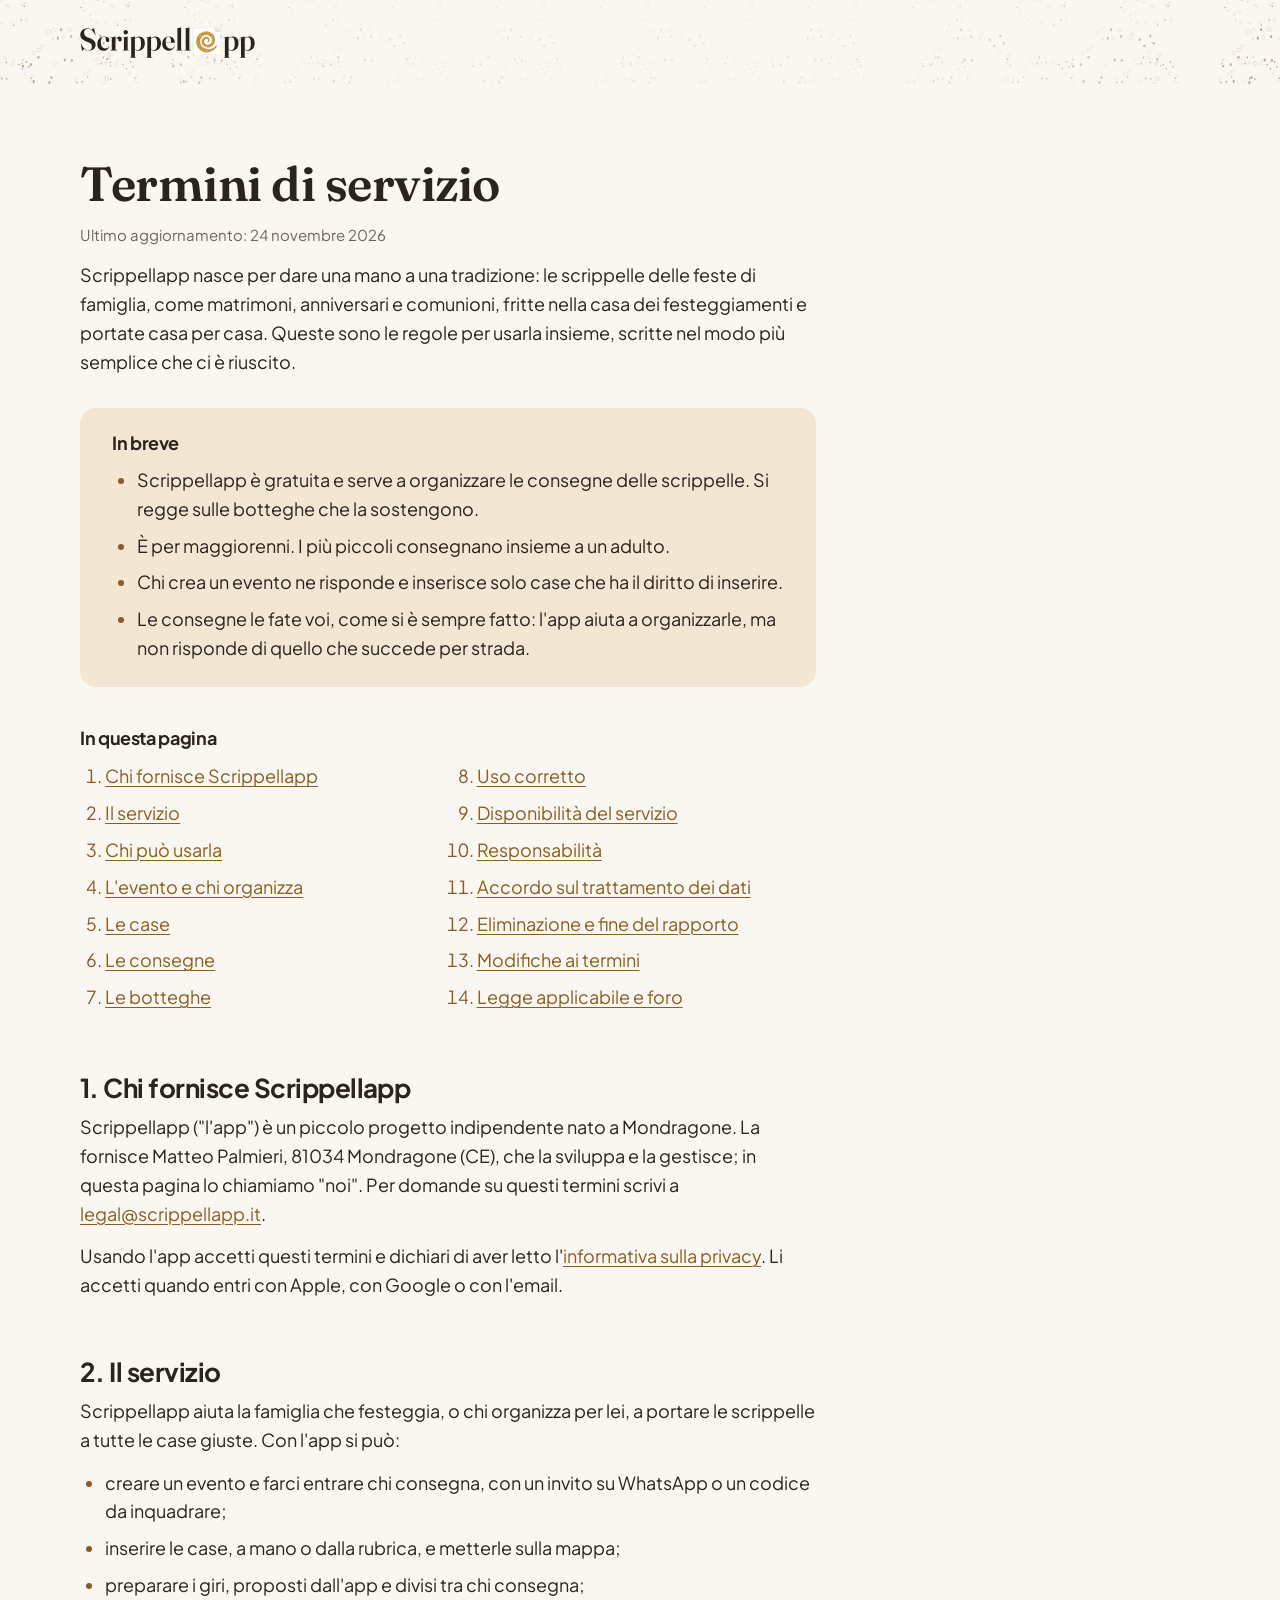
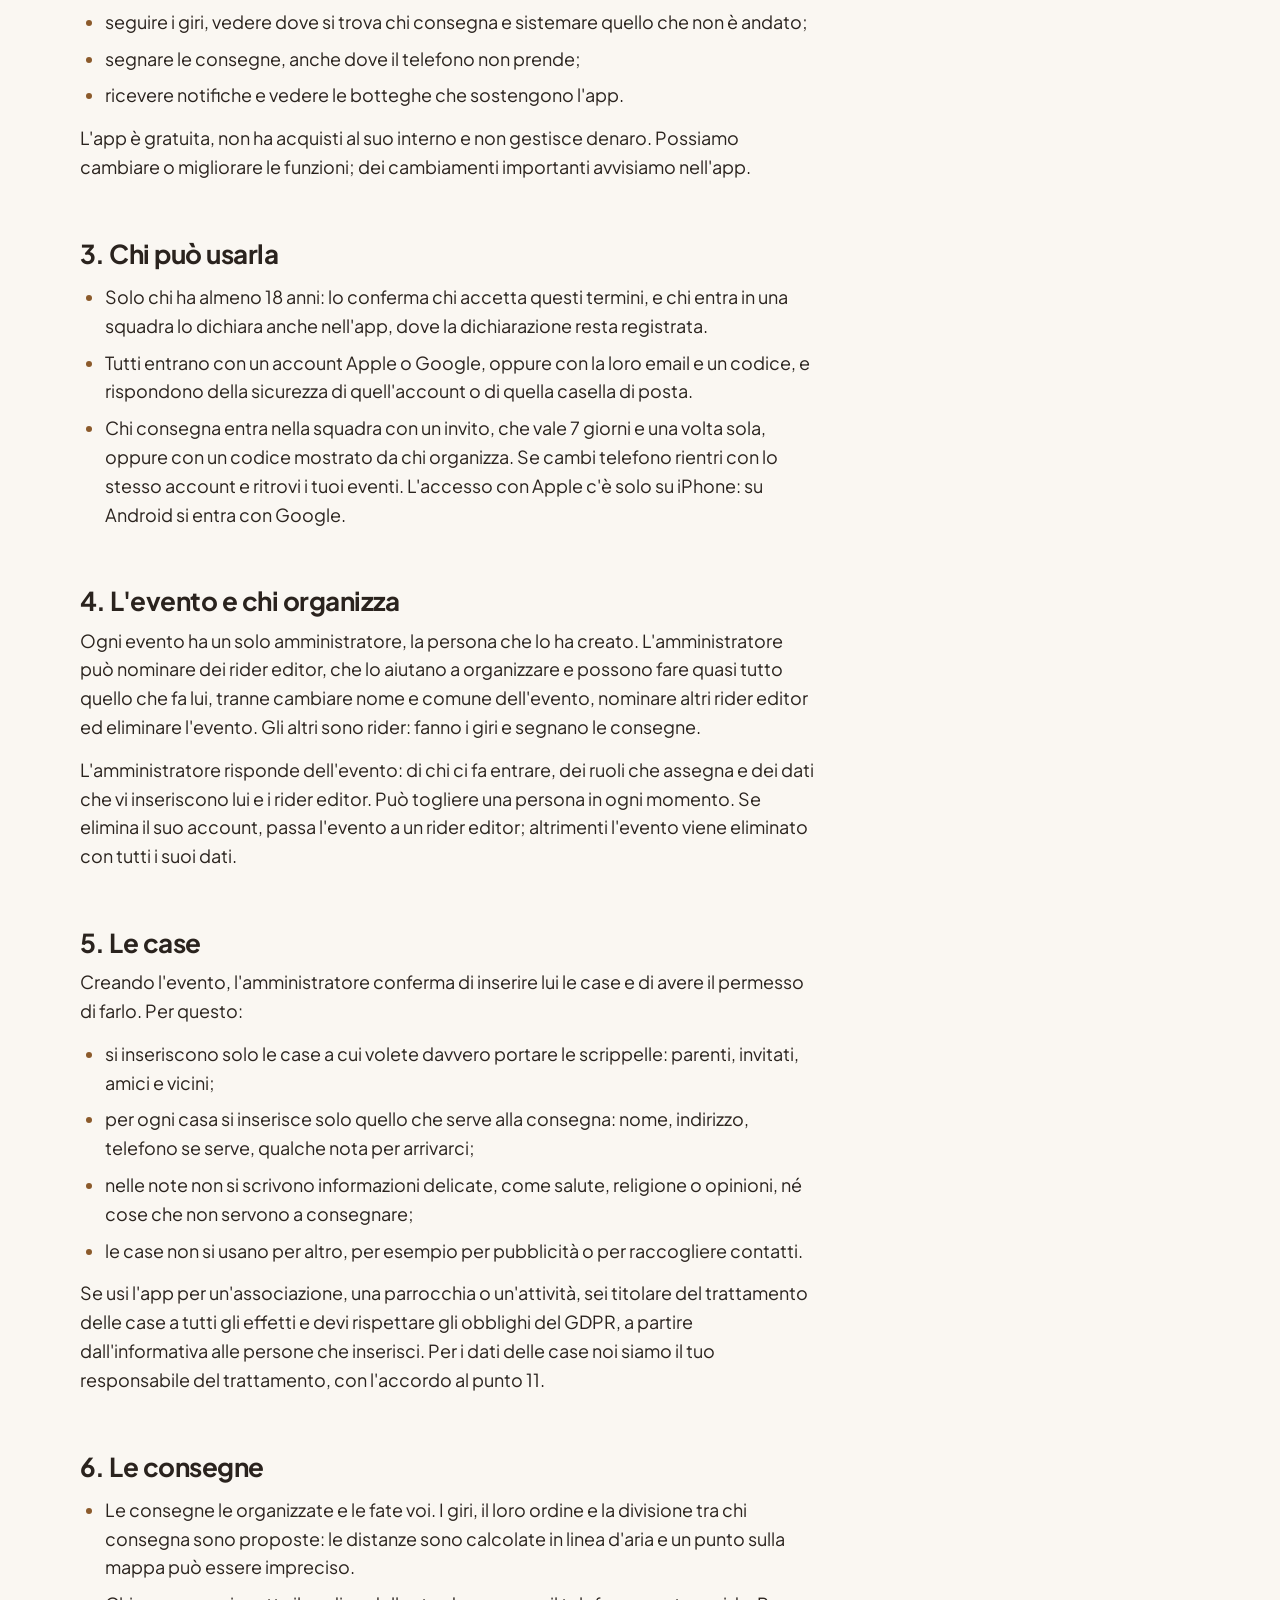
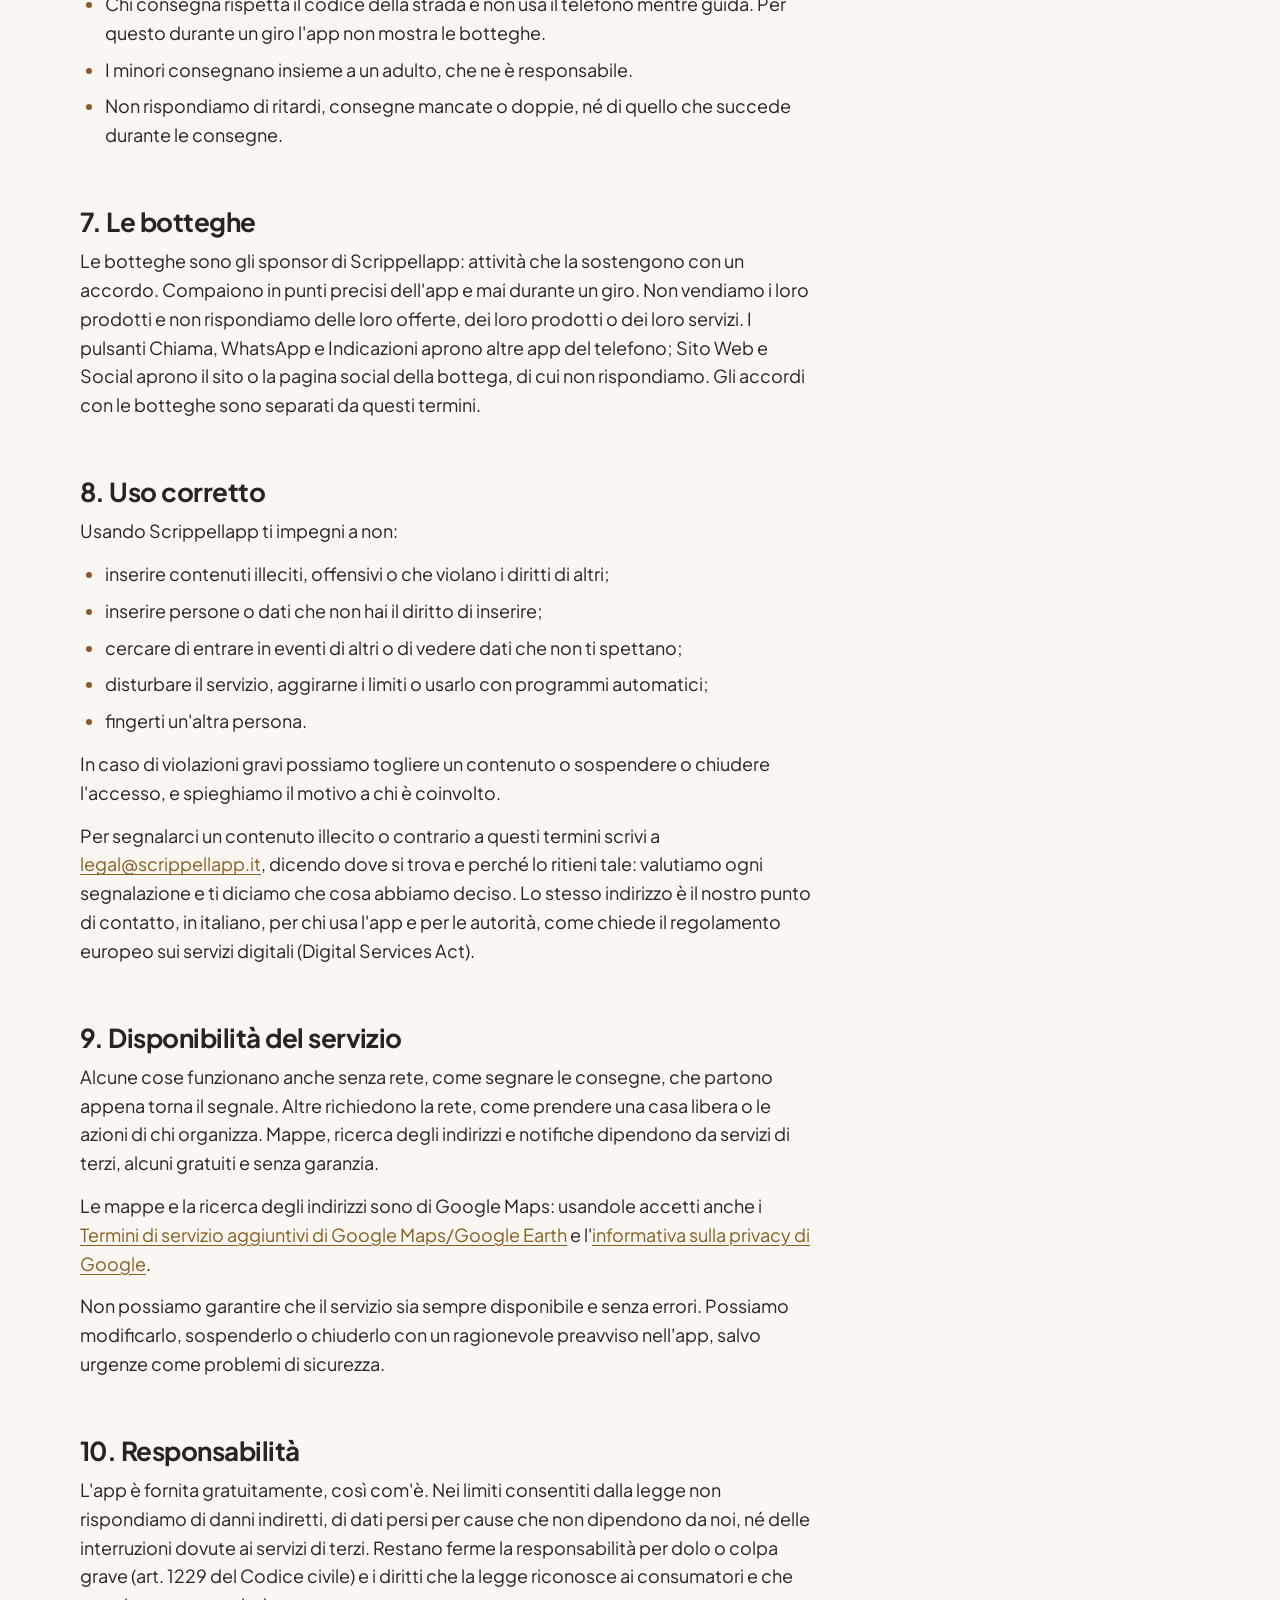
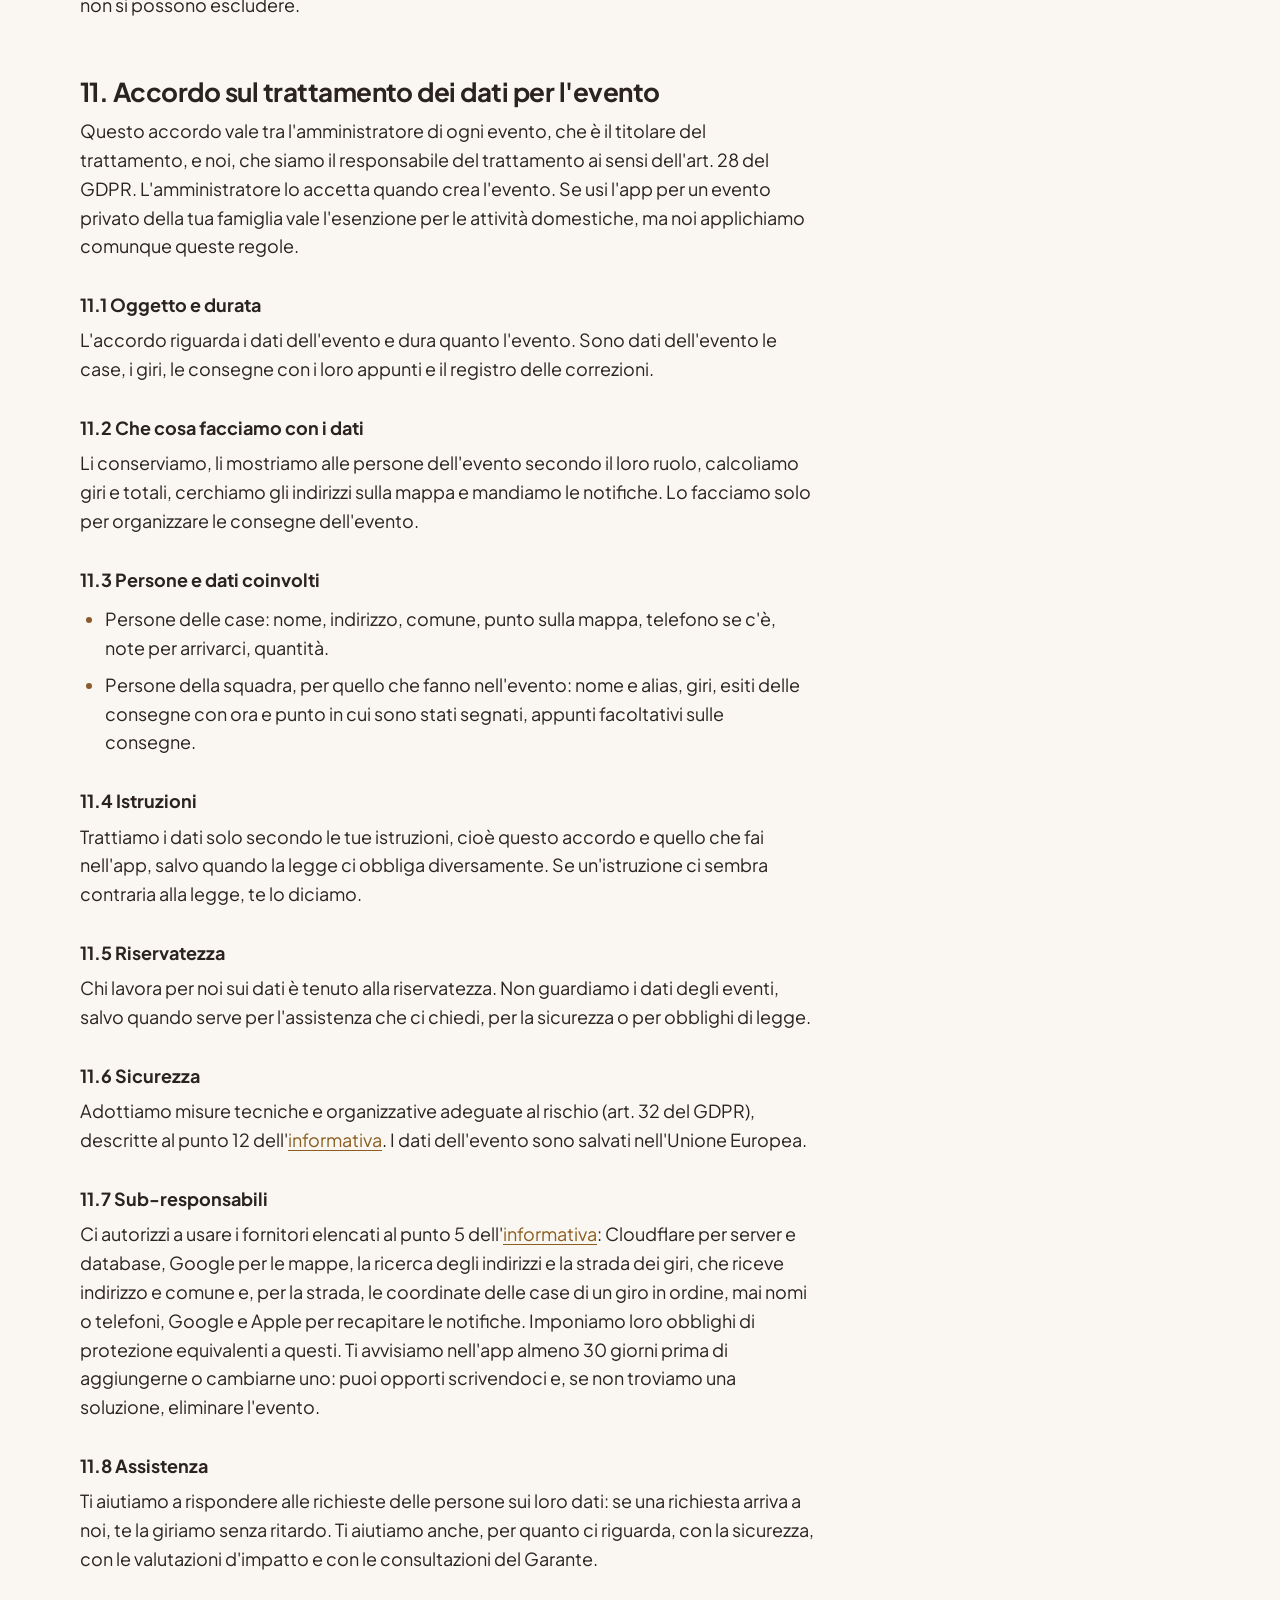
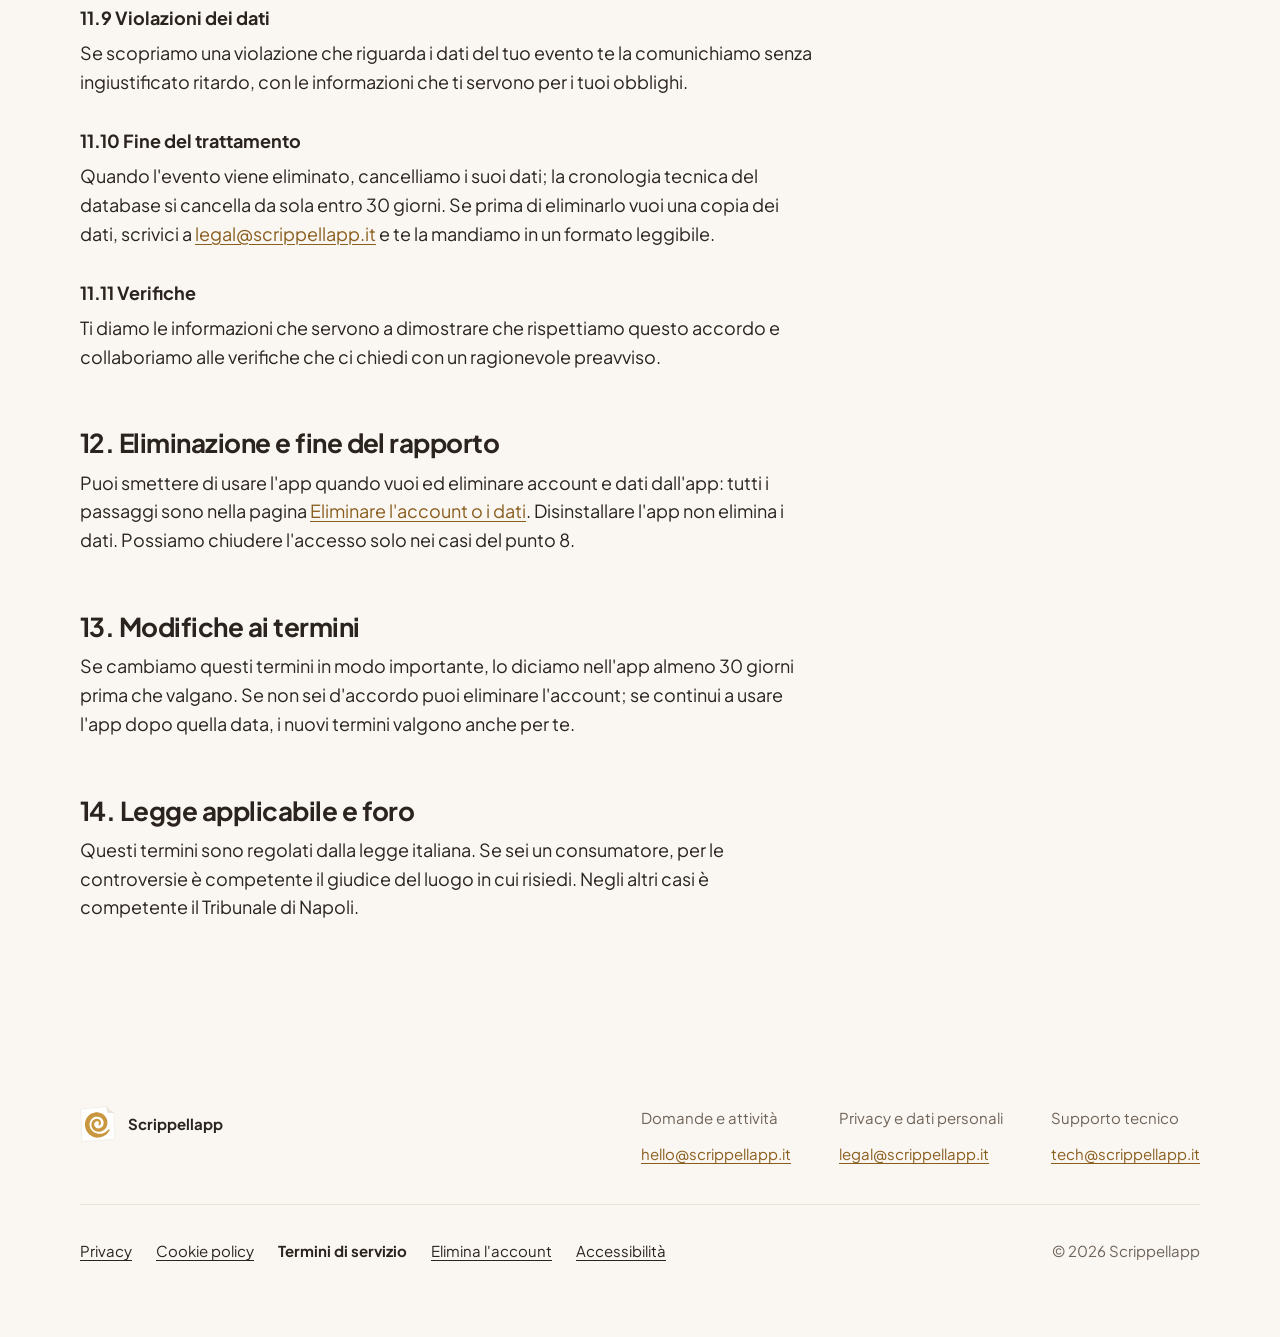
<file: termini.html>
<!DOCTYPE html>
<html lang="it">
<head>
<meta charset="utf-8">
<meta name="viewport" content="width=device-width, initial-scale=1, viewport-fit=cover">
<!-- Bozza del 12 ottobre 2026 sul modello dei termini di Memura: da far rivedere a chi segue la parte legale prima di pubblicarla -->
<title>Termini di servizio di Scrippellapp</title>
<meta name="description" content="Le regole per usare Scrippellapp: chi può usarla, l'evento della festa e i suoi ruoli, la lista delle case, le consegne, le botteghe e l'accordo sul trattamento dei dati.">
<link rel="canonical" href="https://www.scrippellapp.it/termini.html">

<meta property="og:type" content="article">
<meta property="og:site_name" content="Scrippellapp">
<meta property="og:locale" content="it_IT">
<meta property="og:url" content="https://www.scrippellapp.it/termini.html">
<meta property="og:title" content="Termini di servizio di Scrippellapp">
<meta property="og:image" content="https://www.scrippellapp.it/og-image-1200x630.png">

<link rel="icon" href="/favicon.ico" sizes="48x48">
<link rel="icon" href="/favicon.svg" type="image/svg+xml">
<link rel="apple-touch-icon" href="/apple-touch-icon.png">
<link rel="manifest" href="/site.webmanifest">
<meta name="theme-color" content="#FAF7F2">

<link rel="preload" href="/assets/fonts/plus-jakarta-sans-latin-wght-normal.woff2" as="font" type="font/woff2" crossorigin>
<link rel="preload" href="/assets/fonts/fraunces-latin-600-normal.woff2" as="font" type="font/woff2" crossorigin>
<link rel="stylesheet" href="/assets/site.css">
</head>
<body>
<a class="salta" href="#contenuto">Vai al contenuto</a>

<header class="testata testata-pagina">
  <div class="contenitore">
    <a class="logo-piccolo" href="/"><img src="/assets/scrippellapp-logo.svg" alt="Scrippellapp, pagina principale" width="175" height="32"></a>
  </div>
</header>

<main id="contenuto" class="contenitore">
  <article class="testo">
    <h1>Termini di servizio</h1>
    <p class="aggiornato">Ultimo aggiornamento: 24 novembre 2026</p>
    <p>Scrippellapp nasce per dare una mano a una tradizione: le scrippelle delle feste di famiglia, come matrimoni, anniversari e comunioni, fritte nella casa dei festeggiamenti e portate casa per casa. Queste sono le regole per usarla insieme, scritte nel modo più semplice che ci è riuscito.</p>

    <section class="in-breve" aria-labelledby="breve">
      <h2 id="breve">In breve</h2>
      <ul>
        <li>Scrippellapp è gratuita e serve a organizzare le consegne delle scrippelle. Si regge sulle botteghe che la sostengono.</li>
        <li>È per maggiorenni. I più piccoli consegnano insieme a un adulto.</li>
        <li>Chi crea un evento ne risponde e inserisce solo case che ha il diritto di inserire.</li>
        <li>Le consegne le fate voi, come si è sempre fatto: l'app aiuta a organizzarle, ma non risponde di quello che succede per strada.</li>
      </ul>
    </section>

    <nav class="indice" aria-labelledby="indice">
      <h2 id="indice">In questa pagina</h2>
      <ol>
        <li><a href="#fornitore">Chi fornisce Scrippellapp</a></li>
        <li><a href="#servizio">Il servizio</a></li>
        <li><a href="#chi-puo">Chi può usarla</a></li>
        <li><a href="#evento">L'evento e chi organizza</a></li>
        <li><a href="#le-case">Le case</a></li>
        <li><a href="#consegne">Le consegne</a></li>
        <li><a href="#botteghe">Le botteghe</a></li>
        <li><a href="#uso">Uso corretto</a></li>
        <li><a href="#disponibilita">Disponibilità del servizio</a></li>
        <li><a href="#responsabilita">Responsabilità</a></li>
        <li><a href="#accordo">Accordo sul trattamento dei dati</a></li>
        <li><a href="#fine">Eliminazione e fine del rapporto</a></li>
        <li><a href="#modifiche">Modifiche ai termini</a></li>
        <li><a href="#legge">Legge applicabile e foro</a></li>
      </ol>
    </nav>

    <h2 id="fornitore">1. Chi fornisce Scrippellapp</h2>
    <p>Scrippellapp ("l'app") è un piccolo progetto indipendente nato a Mondragone. La fornisce Matteo Palmieri, 81034 Mondragone (CE), che la sviluppa e la gestisce; in questa pagina lo chiamiamo "noi". Per domande su questi termini scrivi a <a href="mailto:legal@scrippellapp.it">legal@scrippellapp.it</a>.</p>
    <p>Usando l'app accetti questi termini e dichiari di aver letto l'<a href="/privacy.html">informativa sulla privacy</a>. Li accetti quando entri con Apple, con Google o con l'email.</p>

    <h2 id="servizio">2. Il servizio</h2>
    <p>Scrippellapp aiuta la famiglia che festeggia, o chi organizza per lei, a portare le scrippelle a tutte le case giuste. Con l'app si può:</p>
    <ul>
      <li>creare un evento e farci entrare chi consegna, con un invito su WhatsApp o un codice da inquadrare;</li>
      <li>inserire le case, a mano o dalla rubrica, e metterle sulla mappa;</li>
      <li>preparare i giri, proposti dall'app e divisi tra chi consegna;</li>
      <li>seguire i giri, vedere dove si trova chi consegna e sistemare quello che non è andato;</li>
      <li>segnare le consegne, anche dove il telefono non prende;</li>
      <li>ricevere notifiche e vedere le botteghe che sostengono l'app.</li>
    </ul>
    <p>L'app è gratuita, non ha acquisti al suo interno e non gestisce denaro. Possiamo cambiare o migliorare le funzioni; dei cambiamenti importanti avvisiamo nell'app.</p>

    <h2 id="chi-puo">3. Chi può usarla</h2>
    <ul>
      <li>Solo chi ha almeno 18 anni: lo conferma chi accetta questi termini, e chi entra in una squadra lo dichiara anche nell'app, dove la dichiarazione resta registrata.</li>
      <li>Tutti entrano con un account Apple o Google, oppure con la loro email e un codice, e rispondono della sicurezza di quell'account o di quella casella di posta.</li>
      <li>Chi consegna entra nella squadra con un invito, che vale 7 giorni e una volta sola, oppure con un codice mostrato da chi organizza. Se cambi telefono rientri con lo stesso account e ritrovi i tuoi eventi. L'accesso con Apple c'è solo su iPhone: su Android si entra con Google.</li>
    </ul>

    <h2 id="evento">4. L'evento e chi organizza</h2>
    <p>Ogni evento ha un solo amministratore, la persona che lo ha creato. L'amministratore può nominare dei rider editor, che lo aiutano a organizzare e possono fare quasi tutto quello che fa lui, tranne cambiare nome e comune dell'evento, nominare altri rider editor ed eliminare l'evento. Gli altri sono rider: fanno i giri e segnano le consegne.</p>
    <p>L'amministratore risponde dell'evento: di chi ci fa entrare, dei ruoli che assegna e dei dati che vi inseriscono lui e i rider editor. Può togliere una persona in ogni momento. Se elimina il suo account, passa l'evento a un rider editor; altrimenti l'evento viene eliminato con tutti i suoi dati.</p>

    <h2 id="le-case">5. Le case</h2>
    <p>Creando l'evento, l'amministratore conferma di inserire lui le case e di avere il permesso di farlo. Per questo:</p>
    <ul>
      <li>si inseriscono solo le case a cui volete davvero portare le scrippelle: parenti, invitati, amici e vicini;</li>
      <li>per ogni casa si inserisce solo quello che serve alla consegna: nome, indirizzo, telefono se serve, qualche nota per arrivarci;</li>
      <li>nelle note non si scrivono informazioni delicate, come salute, religione o opinioni, né cose che non servono a consegnare;</li>
      <li>le case non si usano per altro, per esempio per pubblicità o per raccogliere contatti.</li>
    </ul>
    <p>Se usi l'app per un'associazione, una parrocchia o un'attività, sei titolare del trattamento delle case a tutti gli effetti e devi rispettare gli obblighi del GDPR, a partire dall'informativa alle persone che inserisci. Per i dati delle case noi siamo il tuo responsabile del trattamento, con l'accordo al punto 11.</p>

    <h2 id="consegne">6. Le consegne</h2>
    <ul>
      <li>Le consegne le organizzate e le fate voi. I giri, il loro ordine e la divisione tra chi consegna sono proposte: le distanze sono calcolate in linea d'aria e un punto sulla mappa può essere impreciso.</li>
      <li>Chi consegna rispetta il codice della strada e non usa il telefono mentre guida. Per questo durante un giro l'app non mostra le botteghe.</li>
      <li>I minori consegnano insieme a un adulto, che ne è responsabile.</li>
      <li>Non rispondiamo di ritardi, consegne mancate o doppie, né di quello che succede durante le consegne.</li>
    </ul>

    <h2 id="botteghe">7. Le botteghe</h2>
    <p>Le botteghe sono gli sponsor di Scrippellapp: attività che la sostengono con un accordo. Compaiono in punti precisi dell'app e mai durante un giro. Non vendiamo i loro prodotti e non rispondiamo delle loro offerte, dei loro prodotti o dei loro servizi. I pulsanti Chiama, WhatsApp e Indicazioni aprono altre app del telefono; Sito Web e Social aprono il sito o la pagina social della bottega, di cui non rispondiamo. Gli accordi con le botteghe sono separati da questi termini.</p>

    <h2 id="uso">8. Uso corretto</h2>
    <p>Usando Scrippellapp ti impegni a non:</p>
    <ul>
      <li>inserire contenuti illeciti, offensivi o che violano i diritti di altri;</li>
      <li>inserire persone o dati che non hai il diritto di inserire;</li>
      <li>cercare di entrare in eventi di altri o di vedere dati che non ti spettano;</li>
      <li>disturbare il servizio, aggirarne i limiti o usarlo con programmi automatici;</li>
      <li>fingerti un'altra persona.</li>
    </ul>
    <p>In caso di violazioni gravi possiamo togliere un contenuto o sospendere o chiudere l'accesso, e spieghiamo il motivo a chi è coinvolto.</p>
    <p>Per segnalarci un contenuto illecito o contrario a questi termini scrivi a <a href="mailto:legal@scrippellapp.it">legal@scrippellapp.it</a>, dicendo dove si trova e perché lo ritieni tale: valutiamo ogni segnalazione e ti diciamo che cosa abbiamo deciso. Lo stesso indirizzo è il nostro punto di contatto, in italiano, per chi usa l'app e per le autorità, come chiede il regolamento europeo sui servizi digitali (Digital Services Act).</p>

    <h2 id="disponibilita">9. Disponibilità del servizio</h2>
    <p>Alcune cose funzionano anche senza rete, come segnare le consegne, che partono appena torna il segnale. Altre richiedono la rete, come prendere una casa libera o le azioni di chi organizza. Mappe, ricerca degli indirizzi e notifiche dipendono da servizi di terzi, alcuni gratuiti e senza garanzia.</p>
    <p>Le mappe e la ricerca degli indirizzi sono di Google Maps: usandole accetti anche i <a href="https://maps.google.com/help/terms_maps.html">Termini di servizio aggiuntivi di Google Maps/Google Earth</a> e l'<a href="https://policies.google.com/privacy">informativa sulla privacy di Google</a>.</p>
    <p>Non possiamo garantire che il servizio sia sempre disponibile e senza errori. Possiamo modificarlo, sospenderlo o chiuderlo con un ragionevole preavviso nell'app, salvo urgenze come problemi di sicurezza.</p>

    <h2 id="responsabilita">10. Responsabilità</h2>
    <p>L'app è fornita gratuitamente, così com'è. Nei limiti consentiti dalla legge non rispondiamo di danni indiretti, di dati persi per cause che non dipendono da noi, né delle interruzioni dovute ai servizi di terzi. Restano ferme la responsabilità per dolo o colpa grave (art. 1229 del Codice civile) e i diritti che la legge riconosce ai consumatori e che non si possono escludere.</p>

    <h2 id="accordo">11. Accordo sul trattamento dei dati per l'evento</h2>
    <p>Questo accordo vale tra l'amministratore di ogni evento, che è il titolare del trattamento, e noi, che siamo il responsabile del trattamento ai sensi dell'art. 28 del GDPR. L'amministratore lo accetta quando crea l'evento. Se usi l'app per un evento privato della tua famiglia vale l'esenzione per le attività domestiche, ma noi applichiamo comunque queste regole.</p>

    <h3>11.1 Oggetto e durata</h3>
    <p>L'accordo riguarda i dati dell'evento e dura quanto l'evento. Sono dati dell'evento le case, i giri, le consegne con i loro appunti e il registro delle correzioni.</p>

    <h3>11.2 Che cosa facciamo con i dati</h3>
    <p>Li conserviamo, li mostriamo alle persone dell'evento secondo il loro ruolo, calcoliamo giri e totali, cerchiamo gli indirizzi sulla mappa e mandiamo le notifiche. Lo facciamo solo per organizzare le consegne dell'evento.</p>

    <h3>11.3 Persone e dati coinvolti</h3>
    <ul>
      <li>Persone delle case: nome, indirizzo, comune, punto sulla mappa, telefono se c'è, note per arrivarci, quantità.</li>
      <li>Persone della squadra, per quello che fanno nell'evento: nome e alias, giri, esiti delle consegne con ora e punto in cui sono stati segnati, appunti facoltativi sulle consegne.</li>
    </ul>

    <h3>11.4 Istruzioni</h3>
    <p>Trattiamo i dati solo secondo le tue istruzioni, cioè questo accordo e quello che fai nell'app, salvo quando la legge ci obbliga diversamente. Se un'istruzione ci sembra contraria alla legge, te lo diciamo.</p>

    <h3>11.5 Riservatezza</h3>
    <p>Chi lavora per noi sui dati è tenuto alla riservatezza. Non guardiamo i dati degli eventi, salvo quando serve per l'assistenza che ci chiedi, per la sicurezza o per obblighi di legge.</p>

    <h3>11.6 Sicurezza</h3>
    <p>Adottiamo misure tecniche e organizzative adeguate al rischio (art. 32 del GDPR), descritte al punto 12 dell'<a href="/privacy.html#sicurezza">informativa</a>. I dati dell'evento sono salvati nell'Unione Europea.</p>

    <h3>11.7 Sub-responsabili</h3>
    <p>Ci autorizzi a usare i fornitori elencati al punto 5 dell'<a href="/privacy.html#fornitori">informativa</a>: Cloudflare per server e database, Google per le mappe, la ricerca degli indirizzi e la strada dei giri, che riceve indirizzo e comune e, per la strada, le coordinate delle case di un giro in ordine, mai nomi o telefoni, Google e Apple per recapitare le notifiche. Imponiamo loro obblighi di protezione equivalenti a questi. Ti avvisiamo nell'app almeno 30 giorni prima di aggiungerne o cambiarne uno: puoi opporti scrivendoci e, se non troviamo una soluzione, eliminare l'evento.</p>

    <h3>11.8 Assistenza</h3>
    <p>Ti aiutiamo a rispondere alle richieste delle persone sui loro dati: se una richiesta arriva a noi, te la giriamo senza ritardo. Ti aiutiamo anche, per quanto ci riguarda, con la sicurezza, con le valutazioni d'impatto e con le consultazioni del Garante.</p>

    <h3>11.9 Violazioni dei dati</h3>
    <p>Se scopriamo una violazione che riguarda i dati del tuo evento te la comunichiamo senza ingiustificato ritardo, con le informazioni che ti servono per i tuoi obblighi.</p>

    <h3>11.10 Fine del trattamento</h3>
    <p>Quando l'evento viene eliminato, cancelliamo i suoi dati; la cronologia tecnica del database si cancella da sola entro 30 giorni. Se prima di eliminarlo vuoi una copia dei dati, scrivici a <a href="mailto:legal@scrippellapp.it">legal@scrippellapp.it</a> e te la mandiamo in un formato leggibile.</p>

    <h3>11.11 Verifiche</h3>
    <p>Ti diamo le informazioni che servono a dimostrare che rispettiamo questo accordo e collaboriamo alle verifiche che ci chiedi con un ragionevole preavviso.</p>

    <h2 id="fine">12. Eliminazione e fine del rapporto</h2>
    <p>Puoi smettere di usare l'app quando vuoi ed eliminare account e dati dall'app: tutti i passaggi sono nella pagina <a href="/elimina-account.html">Eliminare l'account o i dati</a>. Disinstallare l'app non elimina i dati. Possiamo chiudere l'accesso solo nei casi del punto 8.</p>

    <h2 id="modifiche">13. Modifiche ai termini</h2>
    <p>Se cambiamo questi termini in modo importante, lo diciamo nell'app almeno 30 giorni prima che valgano. Se non sei d'accordo puoi eliminare l'account; se continui a usare l'app dopo quella data, i nuovi termini valgono anche per te.</p>

    <h2 id="legge">14. Legge applicabile e foro</h2>
    <p>Questi termini sono regolati dalla legge italiana. Se sei un consumatore, per le controversie è competente il giudice del luogo in cui risiedi. Negli altri casi è competente il Tribunale di Napoli.</p>
  </article>
</main>

<footer class="piede">
  <div class="contenitore">
    <p class="piede-marchio">
      <img src="/favicon.svg" alt="" width="36" height="36">
      Scrippellapp
    </p>
    <dl>
      <div>
        <dt>Domande e attività</dt>
        <dd><a href="mailto:hello@scrippellapp.it">hello@scrippellapp.it</a></dd>
      </div>
      <div>
        <dt>Privacy e dati personali</dt>
        <dd><a href="mailto:legal@scrippellapp.it">legal@scrippellapp.it</a></dd>
      </div>
      <div>
        <dt>Supporto tecnico</dt>
        <dd><a href="mailto:tech@scrippellapp.it">tech@scrippellapp.it</a></dd>
      </div>
    </dl>
    <div class="piede-legale">
      <nav aria-label="Informazioni legali">
        <ul>
          <li><a href="/privacy.html">Privacy</a></li>
          <li><a href="/privacy.html#sito">Cookie policy</a></li>
          <li><a href="/termini.html" aria-current="page">Termini di servizio</a></li>
          <li><a href="/elimina-account.html">Elimina l'account</a></li>
          <li><a href="/accessibilita.html">Accessibilità</a></li>
        </ul>
      </nav>
      <p>© 2026 Scrippellapp</p>
    </div>
  </div>
</footer>
</body>
</html>
</file>
<file: assets/site.css>
/* Scrippellapp, sito. Palette Carta e Oro (D-62) e Plus Jakarta Sans (D-10), come l'app:
   i valori sono quelli di apps/mobile/src/theme e di MARCHIO/LEGGIMI.md. I titoli sono in
   Fraunces 600, come nei social (social/post/sorgente/guida.css) */

@font-face {
  font-family: 'Plus Jakarta Sans';
  font-style: normal;
  font-weight: 200 800;
  font-display: swap;
  src: url('/assets/fonts/plus-jakarta-sans-latin-wght-normal.woff2') format('woff2');
  unicode-range: U+0000-00FF, U+0131, U+0152-0153, U+02BB-02BC, U+02C6, U+02DA, U+02DC, U+0304,
    U+0308, U+0329, U+2000-206F, U+20AC, U+2122, U+2191, U+2193, U+2212, U+2215, U+FEFF, U+FFFD;
}

/* Dal file dei social, ridotto agli stessi caratteri di sopra */
@font-face {
  font-family: 'Fraunces';
  font-style: normal;
  font-weight: 600;
  font-display: swap;
  src: url('/assets/fonts/fraunces-latin-600-normal.woff2') format('woff2');
  unicode-range: U+0000-00FF, U+0131, U+0152-0153, U+02BB-02BC, U+02C6, U+02DA, U+02DC, U+0304,
    U+0308, U+0329, U+2000-206F, U+20AC, U+2122, U+2191, U+2193, U+2212, U+2215, U+FEFF, U+FFFD;
}

:root {
  --carta: #faf7f2;
  --foglio: #ffffff;
  --bordo: #e9e2d7;
  --lembo: #ebe3d4;
  /* il foglio delle card delle botteghe (D-294): carta oleata col riflesso, retro del lembo, ombre */
  --carta-oleata: linear-gradient(118deg, #fcf7ec 0%, #f7edd8 38%, #fcf6ea 55%, #f5e9d0 100%);
  /* fondo scuro del logo (D-323): il riquadro è inchiostro (come --testo), il lembo ha il retro grigio scuro caldo */
  --inchiostro-logo: var(--testo);
  --lembo-scuro: #4a4038;
  --lembo-retro: linear-gradient(135deg, #f7efe0, #d9cbb0);
  --ombra-foglio: drop-shadow(0 0 0.6px rgb(42 35 30 / 0.28)) drop-shadow(0 6px 10px rgb(42 35 30 / 0.08));
  --ombra-foglio-su: drop-shadow(0 0 0.6px rgb(42 35 30 / 0.28)) drop-shadow(0 12px 16px rgb(139 90 43 / 0.2));
  --testo: #2a231e;
  --secondario: #6f645a;
  --azione: #8a5e1f;
  --tenue: #f3e7d3;
  --scrippella: #c9973f;
  --cannella: #8b5a2b;
  --azione-scura: #74501a;
  --finale-testo: #e6ddd0;
  --scrippella-chiaro: #d8a84e;

  --font: 'Plus Jakarta Sans', system-ui, -apple-system, 'Segoe UI', Roboto, sans-serif;
  --font-titoli: 'Fraunces', Georgia, 'Times New Roman', serif;

  --margine: clamp(16px, 5vw, 48px);
  --larghezza: 1120px;
  --sezione: clamp(80px, 10vw, 128px);

  color-scheme: light;
}

*,
*::before,
*::after {
  box-sizing: border-box;
}

html {
  -webkit-text-size-adjust: 100%;
  text-size-adjust: 100%;
  scroll-behavior: smooth;
}

@media (prefers-reduced-motion: reduce) {
  html {
    scroll-behavior: auto;
  }
}

body {
  margin: 0;
  background: var(--carta);
  color: var(--testo);
  font-family: var(--font);
  /* Base 17 px come l'app (D-50), 18 sugli schermi larghi */
  font-size: clamp(1.0625rem, 1rem + 0.25vw, 1.125rem);
  line-height: 1.6;
  font-feature-settings: 'kern';
  -webkit-font-smoothing: antialiased;
}

h1,
h2,
h3,
p,
ol,
ul {
  margin: 0;
}

/* I titoli grandi nel serif dei social; la seconda parte in cannella, come nei post */
.apertura h1,
.sezione h2,
.finale h2,
.testo h1 {
  font-family: var(--font-titoli);
  font-weight: 600;
}

h1 em,
h2 em {
  font-style: normal;
  color: var(--cannella);
}

img,
svg {
  display: block;
  max-width: 100%;
}

a {
  color: var(--azione);
  text-decoration-thickness: 1px;
  text-underline-offset: 0.18em;
}

a:hover {
  text-decoration-thickness: 2px;
}

:focus-visible {
  outline: 3px solid var(--azione);
  outline-offset: 3px;
  border-radius: 4px;
}

.contenitore {
  width: 100%;
  max-width: calc(var(--larghezza) + 2 * var(--margine));
  margin-inline: auto;
  padding-inline: var(--margine);
}

.salta {
  position: absolute;
  left: var(--margine);
  top: -100px;
  padding: 12px 16px;
  background: var(--testo);
  color: var(--carta);
  font-weight: 600;
  border-radius: 8px;
  /* sopra la testata fissa (z-index 20) */
  z-index: 30;
}

.salta:focus {
  top: 12px;
}

/* ───── Testata ───── */

.testata {
  position: relative;
  isolation: isolate;
  padding-block: 14px;
}

/* La spolverata del logo, zucchero e cannella, su tutta la testata. Due misure sfalsate, così
   non si vede la griglia; più fitta ai lati e quasi niente al centro, dove c'è il testo */
.testata::before {
  content: '';
  position: absolute;
  inset: 0;
  z-index: -1;
  background:
    url('/assets/spolverata.svg') 0 0 / 150px repeat,
    url('/assets/spolverata.svg') 61px 37px / 104px repeat;
  -webkit-mask-image: linear-gradient(90deg, #000, rgb(0 0 0 / 0.25) 30%, rgb(0 0 0 / 0.25) 70%, #000);
  mask-image: linear-gradient(90deg, #000, rgb(0 0 0 / 0.25) 30%, rgb(0 0 0 / 0.25) 70%, #000);
  pointer-events: none;
}

/* Tre colonne: "Con il sostegno di" a sinistra, menu a destra, patrocinio al centro dello spazio
   che resta tra i due (non per forza al centro della pagina) */
.testata:not(.testata-pagina) .contenitore {
  display: grid;
  grid-template-columns: auto minmax(0, 1fr) auto;
  align-items: center;
  gap: 12px 24px;
}

/* L'altezza della testata piena si riserva subito, anche senza sponsor: quando risponde il Worker la
   pagina non salta (L-6). Sopra i 680 px basta il foglio di "Con il sostegno di"; sotto, la riga col patrocinio */
.testata:not(.testata-pagina) .contenitore {
  min-height: 88px;
}

.testata .presentato {
  grid-column: 1;
  justify-self: start;
}

.testata .patrocinio-testata {
  grid-column: 2;
  grid-row: 1;
  justify-self: center;
}

.apri-menu {
  grid-column: 3;
  grid-row: 1;
  justify-self: end;
}

@media (min-width: 900px) {
  /* Sugli schermi larghi la testata resta in alto: "Con il sostegno di" e il menu sempre a portata */
  .testata:not(.testata-pagina) {
    position: sticky;
    top: 0;
    z-index: 20;
    padding-block: 18px;
    /* 0.91: sopra la fascia scura il testo secondario resta a 4,5:1 (L-17) */
    background: rgb(250 247 242 / 0.91);
    border-bottom: 1px solid rgb(233 226 215 / 0.8);
    -webkit-backdrop-filter: blur(14px);
    backdrop-filter: blur(14px);
  }

  /* testata sticky alta 88-125 px (con sponsor e patrocinio) più il margine: il punto attivo non resta sotto (L-19) */
  html {
    scroll-padding-top: 136px;
  }
}

/* Sotto i 680 px le tre colonne non ci stanno: il patrocinio scende in una riga sua, al centro */
@media (max-width: 679px) {
  .testata:not(.testata-pagina) .contenitore {
    grid-template-columns: minmax(0, 1fr) auto;
    /* altezza piena con sponsor e patrocinio (60 + riga del patrocinio), riservata subito (L-6) */
    min-height: 128px;
  }

  .testata .patrocinio-testata {
    grid-column: 1 / -1;
    grid-row: 2;
    padding-top: 12px;
    border-top: 1px solid var(--bordo);
  }

  .apri-menu {
    grid-column: 2;
  }
}

/* Né bottega principale né patrocinio: sugli schermi larghi le voci stanno in fila nella testata al
   posto del pulsante. Appena c'è uno dei due torna il menu che si apre da destra */
.voci-in-fila {
  display: none;
}

@media (min-width: 900px) {
  .testata:has(.presentato[hidden]):has(.patrocinio-testata[hidden]) .voci-in-fila {
    display: flex;
    grid-column: 1 / -1;
    grid-row: 1;
    align-items: center;
    gap: 32px;
  }

  .testata:has(.presentato[hidden]):has(.patrocinio-testata[hidden]) .apri-menu {
    display: none;
  }
}

.voci-in-fila ul {
  display: flex;
  gap: 32px;
  margin: 0;
  padding: 0;
  list-style: none;
}

.voci-in-fila li a {
  display: block;
  padding-block: 8px;
  color: var(--testo);
  font-weight: 700;
  text-decoration: none;
}

.voci-in-fila li a:hover {
  color: var(--azione);
}

.voci-in-fila .pulsante {
  margin: 0 0 0 auto;
}

/* Senza bottega principale il patrocinio prende il suo posto, a sinistra sulla riga del menu */
.testata:has(.presentato[hidden]) .patrocinio-testata {
  grid-column: 1 / -2;
  grid-row: 1;
  justify-self: start;
  padding-top: 0;
  border-top: 0;
}

.presentato {
  display: flex;
  min-width: 0;
  white-space: nowrap;
  align-items: center;
  gap: 12px;
  color: var(--secondario);
  font-size: 0.875rem;
  font-weight: 600;
}

/* "Con il sostegno di" e "Botteghe amiche" restano nascosti finché non hanno una bottega */
.presentato[hidden],
.botteghe[hidden] {
  display: none;
}

/* Il posto della bottega principale: lo spazio concesso allo sponsor. Con .posto davanti, se no
   vince il padding di .posto più sotto */
.posto.posto-presentato {
  flex: 0 1 auto;
  /* sui telefoni più stretti si stringe, il menu resta accanto */
  min-width: 96px;
  width: 216px;
  height: 72px;
  aspect-ratio: auto;
  padding: 6px 12px;
}

/* Con lo sponsor dentro diventa il foglio della scrippella, come nel logo (MARCHIO): bianco, un po'
   storto, con l'angolo in alto a destra arricciato. Il logo sta sul foglio, lontano dalla piega */
.posto.posto-presentato.pieno {
  position: relative;
  isolation: isolate;
  padding: 12px 26px 12px 16px;
  border: 0;
  background: none;
  filter: drop-shadow(0 0 0.6px rgb(42 35 30 / 0.35)) drop-shadow(0 6px 10px rgb(42 35 30 / 0.08));
}

.posto.posto-presentato.pieno::before,
.posto.posto-presentato.pieno::after {
  content: '';
  position: absolute;
  z-index: -1;
}

/* Il foglio: i lati non sono dritti, e in alto a destra segue la curva della piega */
.posto.posto-presentato.pieno::before {
  inset: 0;
  background: var(--foglio);
  clip-path: polygon(
    0 9%,
    calc(100% - 20px) 0,
    calc(100% - 16px) 5.5px,
    calc(100% - 11.4px) 10.3px,
    calc(100% - 6px) 14.2px,
    100% 17.4px,
    99% 100%,
    1% 94%
  );
}

/* Il lembo arricciato, con le curve del logo */
.posto.posto-presentato.pieno::after {
  top: 0;
  right: 0;
  width: 20px;
  height: 18px;
  background: var(--lembo);
  clip-path: path('M0 0Q7.3 11.8 20 17.4Q13.2 13.8 4.9 14.6Q4.4 6.2 0 0Z');
}

/* Fondo scuro (D-323): un foglio solo, tutto inchiostro; filo e lembo restano, il retro del lembo è
   grigio scuro caldo */
.posto.posto-presentato.pieno.scuro::before {
  background: var(--inchiostro-logo);
}

.posto.posto-presentato.pieno.scuro::after {
  background: var(--lembo-scuro);
}

/* La fascia dell'anno (D-308): color scrippella, zig zag ai due capi, ruotata di 16° in senso
   antiorario. Sporge in basso a destra nel margine della testata e nello spazio fino al menu; il
   logo si sposta un po' a sinistra. Misura fissa, anche col testo ingrandito */
.posto.posto-presentato.pieno.con-fascia {
  padding-right: 34px;
}

.fascia-anno {
  position: absolute;
  right: -12px;
  bottom: -8px;
  width: 56px;
  height: 20px;
  background: var(--scrippella);
  color: var(--testo);
  font-size: 14px;
  font-weight: 500;
  line-height: 20px;
  letter-spacing: 0.05em;
  text-align: center;
  white-space: nowrap;
  transform: rotate(-16deg);
  clip-path: polygon(
    0 0,
    100% 0,
    calc(100% - 6px) 25%,
    100% 50%,
    calc(100% - 6px) 75%,
    100% 100%,
    0 100%,
    6px 75%,
    0 50%,
    6px 25%
  );
}

/* Per il solo lettore dello schermo: l'anno dopo "Con il sostegno di" */
.solo-lettore {
  position: absolute;
  width: 1px;
  height: 1px;
  overflow: hidden;
  clip-path: inset(50%);
  white-space: nowrap;
}

@media (max-width: 679px) {
  /* "Con il sostegno di" prende tutta la colonna, così il foglio si può stringere */
  .testata .presentato {
    justify-self: stretch;
  }

  .posto.posto-presentato {
    height: 60px;
  }

  .posto.posto-presentato.pieno {
    padding: 10px 24px 10px 12px;
  }

  .posto.posto-presentato.pieno.con-fascia {
    padding-right: 32px;
    /* la fascia non tocca il filo del patrocinio sotto */
    margin-bottom: 10px;
  }
}

/* Le tre righe del menu */
.apri-menu,
.chiudi-menu {
  display: inline-flex;
  flex-direction: column;
  align-items: center;
  justify-content: center;
  gap: 5px;
  width: 48px;
  height: 48px;
  padding: 0;
  border: 1px solid var(--secondario);
  border-radius: 14px;
  background: var(--foglio);
  color: var(--testo);
  cursor: pointer;
}

.apri-menu span,
.chiudi-menu span {
  display: block;
  width: 20px;
  height: 2px;
  border-radius: 2px;
  background: currentColor;
}

.apri-menu:hover,
.chiudi-menu:hover {
  border-color: var(--scrippella);
}

/* La X: le due righe incrociate */
.chiudi-menu {
  position: relative;
  align-self: flex-end;
}

.chiudi-menu span {
  position: absolute;
}

.chiudi-menu span:first-child {
  transform: rotate(45deg);
}

.chiudi-menu span:last-child {
  transform: rotate(-45deg);
}

/* Il menu: un foglio che entra da destra */
.menu:popover-open {
  display: flex;
}

.menu {
  flex-direction: column;
  gap: 24px;
  inset: 0 0 0 auto;
  width: min(340px, 86vw);
  height: 100dvh;
  max-height: none;
  margin: 0;
  padding: 20px var(--margine) 32px;
  border: 0;
  border-left: 1px solid var(--bordo);
  background: var(--carta);
  color: var(--testo);
  box-shadow: -16px 0 48px rgb(42 35 30 / 0.12);
}

.menu::backdrop {
  background: rgb(42 35 30 / 0.28);
}

.menu ul {
  margin: 0;
  padding: 0;
  list-style: none;
}

.menu li a {
  display: block;
  padding-block: 16px;
  border-bottom: 1px solid var(--bordo);
  color: var(--testo);
  font-size: 1.25rem;
  font-weight: 700;
  text-decoration: none;
}

.menu li a:hover {
  color: var(--azione);
}

.menu .pulsante {
  justify-content: center;
  margin-top: auto;
}

@media (prefers-reduced-motion: no-preference) {
  .menu,
  .menu::backdrop {
    transition:
      transform 0.28s ease,
      opacity 0.28s ease,
      overlay 0.28s allow-discrete,
      display 0.28s allow-discrete;
  }

  .menu {
    transform: translateX(100%);
  }

  .menu:popover-open {
    transform: none;
  }

  .menu::backdrop {
    opacity: 0;
  }

  .menu:popover-open::backdrop {
    opacity: 1;
  }

  @starting-style {
    .menu:popover-open {
      transform: translateX(100%);
    }

    .menu:popover-open::backdrop {
      opacity: 0;
    }
  }
}

/* Browser senza popover: niente pulsanti, le voci restano in fila sotto la testata */
@supports not selector(:popover-open) {
  .apri-menu,
  .chiudi-menu,
  .testata:has(.presentato[hidden]):has(.patrocinio-testata[hidden]) .voci-in-fila {
    display: none;
  }

  .menu {
    display: block;
    grid-column: 1 / -1;
    width: auto;
    height: auto;
    padding: 0;
    border: 0;
    background: none;
    box-shadow: none;
  }

  .menu ul {
    display: flex;
    flex-wrap: wrap;
    gap: 4px 24px;
  }

  .menu li a {
    border: 0;
    font-size: 0.9375rem;
  }

  .menu .pulsante {
    display: none;
  }
}

/* ───── Apertura ───── */

/* Il logo occupa l'80% della riga, fino a 656 px. Lo spazio libero sopra e sotto è almeno metà
   dell'altezza del marchio (MARCHIO/LEGGIMI.md), cioè circa il 9% della larghezza del logo */
.apertura .logo {
  width: min(80%, 656px);
  height: auto;
  margin-block: min(7.2%, 59px);
  overflow: visible;
}

/* Testo a sinistra, esempio animato dei giri a destra */
.apertura-griglia {
  display: grid;
  gap: 48px 56px;
  align-items: center;
}

.apertura h1 {
  max-width: 14ch;
  font-size: clamp(2.375rem, 1.4rem + 3.8vw, 4rem);
  line-height: 1.15;
  letter-spacing: -0.01em;
  text-wrap: balance;
}

.apertura .sottotitolo {
  max-width: 36ch;
  margin-top: 24px;
  font-size: clamp(1.1875rem, 1.05rem + 0.5vw, 1.375rem);
  line-height: 1.5;
}

.disponibile {
  display: inline-flex;
  align-items: center;
  gap: 10px;
  color: var(--secondario);
  font-size: 0.9375rem;
  font-weight: 600;
}

.disponibile svg {
  flex: none;
  width: 22px;
  height: 22px;
}

.azioni {
  display: flex;
  flex-wrap: wrap;
  align-items: center;
  gap: 16px 24px;
  margin-top: 32px;
}

.azioni .pulsante {
  margin-top: 0;
}

@media (min-width: 1000px) {
  .apertura-griglia {
    grid-template-columns: minmax(0, 1fr) minmax(0, 1.08fr);
  }
}

/* La colata: la spirale si stende dal centro come nel loader dell'app (D-94), una volta sola,
   poi zucchero e cannella. Senza animazioni il logo resta com'è, intero. */

.logo .colata {
  stroke-dasharray: 303.85 303.85;
  stroke-dashoffset: 12;
}

@media (prefers-reduced-motion: no-preference) {
  .logo .colata {
    animation: colata 1.7s cubic-bezier(0.65, 0, 0.35, 1) 0.3s both;
  }

  .logo .cannella {
    animation: spolverata 0.8s ease-out 1.9s both;
  }

  .logo .zucchero {
    animation: spolverata 0.8s ease-out 2.15s both;
  }
}

@keyframes colata {
  from {
    stroke-dashoffset: 315.85;
  }
  to {
    stroke-dashoffset: 12;
  }
}

@keyframes spolverata {
  from {
    opacity: 0;
    transform: translateY(-4px);
  }
  to {
    opacity: 1;
    transform: none;
  }
}

/* ───── Sezioni ───── */

.sezione {
  padding-top: var(--sezione);
}

.sezione h2 {
  font-size: clamp(1.875rem, 1.3rem + 2vw, 2.75rem);
  line-height: 1.18;
  letter-spacing: -0.01em;
  text-wrap: balance;
}

.sezione .introduzione {
  max-width: 34ch;
  margin-top: 16px;
  color: var(--secondario);
}

.sezione h3 {
  font-size: 1.1875rem;
  font-weight: 700;
  line-height: 1.3;
  letter-spacing: -0.01em;
}

/* Esempio animato dei giri: la mappa e, sopra, lo stato con la spirale come nella home dell'app */
.demo {
  margin: 0;
}

.demo-schermo {
  position: relative;
  overflow: hidden;
  background: var(--foglio);
  border: 1px solid var(--bordo);
  border-radius: 28px;
  box-shadow: 0 28px 56px -28px rgb(42 35 30 / 0.28);
}

.mappa {
  display: block;
  width: 100%;
  height: auto;
}

.demo-stato {
  position: absolute;
  left: 14px;
  bottom: 14px;
  display: flex;
  align-items: center;
  gap: 12px;
  padding: 10px 18px 10px 10px;
  background: rgb(255 255 255 / 0.94);
  border: 1px solid var(--bordo);
  border-radius: 18px;
  box-shadow: 0 8px 20px -10px rgb(42 35 30 / 0.25);
}

.demo-spirale {
  flex: none;
  width: 46px;
  height: 47px;
}

.demo-stato p {
  display: flex;
  align-items: center;
  gap: 10px;
  color: var(--secondario);
  font-size: 0.8125rem;
  font-weight: 600;
  line-height: 1.25;
}

.demo-numero {
  min-width: 2ch;
  color: var(--testo);
  font-size: 2rem;
  font-weight: 780;
  line-height: 1;
  letter-spacing: -0.03em;
  font-variant-numeric: tabular-nums;
}

/* Sul telefono lo stato va sotto la mappa, così non copre le case */
@media (max-width: 599px) {
  .demo-stato {
    position: static;
    padding: 12px 16px;
    border: 0;
    border-top: 1px solid var(--bordo);
    border-radius: 0;
    box-shadow: none;
  }
}

.demo figcaption {
  margin-top: 12px;
  color: var(--secondario);
  font-size: 0.875rem;
}

/* Le etichette hanno un alone bianco, così restano leggibili sopra le linee dei giri */
.mappa-etichetta {
  fill: var(--secondario);
  font-family: var(--font);
  font-size: 14px;
  font-weight: 600;
  paint-order: stroke;
  stroke: var(--foglio);
  stroke-width: 5px;
  stroke-linejoin: round;
}

.mappa-forte {
  fill: var(--testo);
  font-weight: 700;
}

.mappa-iniziali {
  fill: var(--foglio);
  font-family: var(--font);
  font-size: 11px;
  font-weight: 700;
}

.giro {
  stroke-dasharray: 1;
  stroke-dashoffset: 0;
}

.casa .casetta {
  fill: var(--foglio);
  transition: fill 0.35s ease;
}

.casa.fatta .casetta {
  fill: var(--c);
  transition-delay: 0.55s;
}

.casa .spunta {
  opacity: 0;
  transform: scale(0.3);
  transform-box: fill-box;
  transform-origin: center;
  transition: opacity 0.25s ease, transform 0.4s cubic-bezier(0.3, 1.6, 0.5, 1);
}

.casa.fatta .spunta {
  opacity: 1;
  transform: none;
  transition-delay: 0.6s;
}

.rider {
  transition: transform 0.9s cubic-bezier(0.45, 0, 0.2, 1);
}

.demo-colata {
  transition: stroke-dashoffset 0.8s cubic-bezier(0.65, 0, 0.35, 1);
}

@media (prefers-reduced-motion: no-preference) {
  /* All'apertura i giri si disegnano dalla casa dei festeggiamenti, subito dopo la colata del logo */
  .demo .giro {
    animation: disegna 1.4s cubic-bezier(0.65, 0, 0.35, 1) 1s both;
  }
}

@keyframes disegna {
  from {
    stroke-dashoffset: 1;
  }
  to {
    stroke-dashoffset: 0;
  }
}

@media (prefers-reduced-motion: reduce) {
  .demo * {
    transition: none !important;
    animation: none !important;
  }
}

/* La tradizione: una frase grande, il racconto accanto */
.tradizione .contenitore {
  display: grid;
  gap: 24px 64px;
  align-items: end;
}

.tradizione h2 {
  max-width: 22ch;
  font-size: clamp(1.625rem, 1.15rem + 2vw, 2.625rem);
  line-height: 1.25;
  letter-spacing: -0.01em;
}

.tradizione p {
  max-width: 48ch;
  color: var(--secondario);
  font-size: clamp(1.0625rem, 1rem + 0.25vw, 1.1875rem);
}

@media (min-width: 1000px) {
  .tradizione .contenitore {
    grid-template-columns: minmax(0, 1.5fr) minmax(0, 1fr);
  }
}

/* Vantaggi: tre colonne, ognuna con il suo segno preso dall'esempio dei giri */
.vantaggi {
  display: grid;
  gap: 40px 48px;
  margin-top: 40px;
  padding: 0;
  list-style: none;
}

.icona {
  display: grid;
  place-items: center;
  width: 64px;
  height: 64px;
  background: var(--tenue);
  border-radius: 20px;
}

.icona svg {
  width: 46px;
  height: 46px;
}

.vantaggi h3 {
  margin-top: 20px;
  font-size: clamp(1.25rem, 1.1rem + 0.6vw, 1.5rem);
  letter-spacing: -0.02em;
}

.vantaggi p {
  max-width: 40ch;
  margin-top: 8px;
  color: var(--secondario);
}

@media (min-width: 900px) {
  .vantaggi {
    grid-template-columns: repeat(3, minmax(0, 1fr));
  }
}

/* Come funziona: titolo fermo a sinistra, passi a destra uniti da una linea.
   Dove il browser lo permette, la linea si riempie di cannella mentre si scorre la pagina */
.come {
  display: grid;
  gap: 40px 64px;
}

.passi {
  position: relative;
  counter-reset: passo;
  padding: 0;
  list-style: none;
}

.passi::before,
.passi::after {
  content: '';
  position: absolute;
  top: 22px;
  bottom: 22px;
  left: calc(1.375rem - 1px);
  width: 2px;
  background: var(--bordo);
}

.passi::after {
  display: none;
  background: var(--cannella);
  transform-origin: top;
}

.passi li {
  counter-increment: passo;
  position: relative;
  display: grid;
  grid-template-columns: 2.75rem minmax(0, 1fr);
  column-gap: 20px;
  padding-bottom: 36px;
}

.passi li:last-child {
  padding-bottom: 0;
}

.passi li::before {
  content: counter(passo);
  grid-row: span 2;
  position: relative;
  z-index: 1;
  display: grid;
  place-items: center;
  width: 2.75rem;
  height: 2.75rem;
  background: var(--carta);
  border: 2px solid var(--cannella);
  border-radius: 50%;
  color: var(--cannella);
  font-size: 1.125rem;
  font-weight: 780;
  font-variant-numeric: tabular-nums;
}

.passi h3 {
  padding-top: 10px;
}

.passi p {
  max-width: 58ch;
  margin-top: 6px;
}

@supports (animation-timeline: view()) {
  @media (prefers-reduced-motion: no-preference) {
    .passi::after {
      display: block;
      animation: riempi linear both;
      animation-timeline: view();
      animation-range: entry 40% cover 75%;
    }
  }
}

@keyframes riempi {
  from {
    transform: scaleY(0);
  }
  to {
    transform: scaleY(1);
  }
}

@media (min-width: 900px) {
  .come {
    grid-template-columns: minmax(0, 1fr) minmax(0, 1.6fr);
  }

  .come > header {
    position: sticky;
    top: 120px;
    align-self: start;
  }
}

/* Per chi consegna: sei cose, in due colonne sugli schermi larghi */

.rider {
  display: grid;
  gap: 40px 64px;
  margin-top: 48px;
  padding: 0;
  list-style: none;
}

.rider li {
  padding-top: 20px;
  border-top: 2px solid var(--testo);
}

.rider p {
  max-width: 46ch;
  margin-top: 6px;
}

@media (min-width: 720px) {
  .rider {
    grid-template-columns: repeat(2, minmax(0, 1fr));
  }
}

@media (min-width: 1040px) {
  .rider {
    grid-template-columns: repeat(3, minmax(0, 1fr));
  }
}

/* Per le famiglie: tre frasi grandi */

.famiglie {
  display: grid;
  gap: 40px 64px;
}

.promesse {
  display: grid;
  gap: 48px;
  padding: 0;
  list-style: none;
}

.promesse h3 {
  font-size: clamp(1.5rem, 1.15rem + 1.3vw, 2rem);
  font-weight: 700;
  line-height: 1.15;
  letter-spacing: -0.02em;
}

.promesse p {
  max-width: 52ch;
  margin-top: 12px;
  color: var(--secondario);
}

@media (min-width: 900px) {
  .famiglie {
    grid-template-columns: minmax(0, 1fr) minmax(0, 1.6fr);
  }
}

/* Per le attività: un foglio bianco con l'angolo arricciato, come quello del marchio */

.attivita {
  margin-top: var(--sezione);
  padding-bottom: var(--sezione);
  background: var(--tenue);
}

/* Botteghe amiche: sei posti che i loghi delle botteghe riempiono (D-95), nascosti finché non ce n'è una;
   tre per riga sul telefono e tutti in fila sugli schermi larghi. La bottega principale sta in testata */
.botteghe {
  margin-bottom: clamp(56px, 8vw, 96px);
}

.posti {
  display: grid;
  grid-template-columns: repeat(3, minmax(0, 1fr));
  gap: 12px;
  margin-top: 32px;
  padding: 0;
  list-style: none;
}

.posto {
  display: flex;
  align-items: center;
  justify-content: center;
  aspect-ratio: 3 / 2;
  padding: 16px;
  border: 2px dashed rgb(139 90 43 / 0.55);
  border-radius: 14px;
  color: var(--secondario);
  font-size: 0.9375rem;
  font-weight: 600;
  text-align: center;
}

/* Con il logo: l'immagine sta dentro il posto senza deformarsi, il bordo non è più tratteggiato */
.posto img {
  width: 100%;
  height: 100%;
  object-fit: contain;
}

.posto.pieno {
  border: 1px solid var(--bordo);
  background: var(--foglio);
}

@media (min-width: 720px) {
  .posti {
    gap: 20px;
  }
}

/* Le card delle botteghe (D-289): quattro per riga sugli schermi larghi, due sul tablet, una sotto
   i 680 px (anche col testo grande). I posti liberi tratteggiati hanno la stessa misura della card */
@media (min-width: 1040px) {
  .posti {
    grid-template-columns: repeat(4, minmax(0, 1fr));
  }
}

@media (max-width: 679px) {
  .posti {
    grid-template-columns: minmax(0, 1fr);
  }

  /* una per riga: dei posti liberi ne resta uno, se no la pagina diventa una fila di riquadri vuoti */
  .posti .posto:not(.pieno) ~ .posto:not(.pieno) {
    display: none;
  }
}

/* Con la card il posto non ha più forma sua: la card lo riempie e detta l'altezza della riga */
.posti .posto {
  aspect-ratio: auto;
  min-height: 240px;
  padding: 0;
}

.posti .posto.pieno {
  display: block;
  border: 0;
  background: none;
}

/* La card sul foglio della scrippella (D-294, tavola F.7): carta oleata, angoli a 14 px, in alto a
   destra l'angolo che si alza col lembo del marchio (0,85). L'ombra sta sul pulsante, il taglio sul
   foglio dentro: un filtro sullo stesso elemento del clip-path verrebbe tagliato */
.card-bottega {
  position: relative;
  display: flex;
  flex-direction: column;
  width: 100%;
  height: 100%;
  padding: 0;
  border: 0;
  background: none;
  color: var(--testo);
  font: inherit;
  text-align: left;
  cursor: pointer;
  filter: var(--ombra-foglio);
  transition: filter 0.15s ease, transform 0.15s ease;
}

.card-bottega:hover {
  filter: var(--ombra-foglio-su);
}

/* senza showModal la card non apre niente: non sembra un pulsante */
.card-bottega.senza-foglio {
  cursor: default;
}

.card-bottega.senza-foglio:hover {
  filter: var(--ombra-foglio);
  transform: none;
}

/* ruotate in senso orario, non tutte uguali; i posti liberi restano dritti */
.posti .posto:nth-child(4n + 1) .card-bottega {
  rotate: 0.6deg;
}

.posti .posto:nth-child(4n + 2) .card-bottega {
  rotate: 0.4deg;
}

.posti .posto:nth-child(4n + 3) .card-bottega {
  rotate: 0.7deg;
}

.posti .posto:nth-child(4n + 4) .card-bottega {
  rotate: 0.5deg;
}

/* l'ombra morbida sotto l'angolo che si stacca */
.card-bottega::before {
  content: '';
  position: absolute;
  top: -4.25px;
  right: -5.95px;
  width: 56px;
  height: 42px;
  background: radial-gradient(ellipse at 70% 40%, rgb(42 35 30 / 0.15), transparent 70%);
  filter: blur(4px);
}

.card-foglio {
  position: relative;
  display: flex;
  flex: 1;
  flex-direction: column;
  overflow: hidden;
  border-radius: 14px;
  background: var(--carta-oleata);
  /* il taglio lungo la curva del lembo */
  clip-path: polygon(
    0 0,
    calc(100% - 28.9px) 0,
    calc(100% - 26.1px) 4.1px,
    calc(100% - 23.1px) 7.9px,
    calc(100% - 19.9px) 11.5px,
    calc(100% - 16.4px) 14.8px,
    calc(100% - 12.7px) 17.8px,
    calc(100% - 8.7px) 20.5px,
    calc(100% - 4.5px) 23px,
    100% 25.2px,
    100% 100%,
    0 100%
  );
}

/* il lembo con la sua ombra sul foglio: l'ombra sul contenitore, la forma sul figlio */
.card-lembo {
  position: absolute;
  top: 0;
  right: 0;
  width: 28.9px;
  height: 25.5px;
  filter: drop-shadow(-2px 3px 2.5px rgb(42 35 30 / 0.22));
}

.card-lembo::before {
  content: '';
  position: absolute;
  inset: 0;
  background: var(--lembo-retro);
  clip-path: path('M0 0Q10.54 17 28.9 25.16Q19.04 19.98 7.06 21.08Q6.38 8.93 0 0Z');
}

@media (prefers-reduced-motion: no-preference) {
  .card-bottega:hover {
    transform: translateY(-2px);
  }
}

/* La forma della tela dei loghi (3:2, come nell'app): il logo normalizzato ci sta intero */
.card-media {
  position: relative;
  display: block;
  aspect-ratio: 3 / 2;
  /* il logo sul bianco: la carta oleata solo sotto i testi */
  background: var(--foglio);
}

/* Fondo scuro del logo (D-323): il riquadro è inchiostro */
.card-media.scuro,
.card-targa.scuro {
  background: var(--inchiostro-logo);
}

/* l'immagine riempie l'area 3:2 qualunque sia la sua forma */
.card-foto,
.card-logo {
  position: absolute;
  inset: 0;
  display: block;
  width: 100%;
  height: 100%;
}

/* con .posto davanti, se no vince `.posto img` (contain) */
.posto .card-foto {
  object-fit: cover;
}

.card-logo,
.card-targa img {
  object-fit: contain;
}

/* Il logo sulla foto: una targhetta bianca in basso a sinistra, larga metà della card */
.card-targa {
  position: absolute;
  left: 10px;
  bottom: 10px;
  width: 50%;
  aspect-ratio: 3 / 2;
  overflow: hidden;
  border-radius: 10px;
  background: var(--foglio);
  box-shadow: 0 2px 8px rgb(42 35 30 / 0.18);
}

.card-targa img {
  display: block;
  width: 100%;
  height: 100%;
}

.card-testi {
  display: flex;
  flex-direction: column;
  gap: 2px;
  padding: 12px 14px 14px;
}

.card-nome {
  overflow-wrap: anywhere;
  font-weight: 700;
  line-height: 1.35;
}

.card-sotto {
  color: var(--secondario);
  font-size: 0.875rem;
  line-height: 1.4;
}

/* "Con il sostegno di" apre il dettaglio come una card */
button.posto-presentato {
  font: inherit;
  cursor: pointer;
}

/* ───── Il dettaglio di una bottega (D-289): un foglio sopra la pagina, un <dialog> aperto con showModal() ───── */

/* chiuso non occupa spazio nemmeno dove <dialog> è sconosciuto (Safari prima della 15.4) */
.foglio-bottega:not([open]) {
  display: none;
}

.foglio-bottega[open] {
  display: flex;
}

.foglio-bottega {
  flex-direction: column;
  gap: 8px;
  width: min(520px, calc(100vw - 32px));
  max-height: calc(100dvh - 32px);
  margin: auto;
  padding: 20px 24px;
  overflow-y: auto;
  border: 1px solid var(--bordo);
  border-radius: 20px;
  background: var(--carta);
  color: var(--testo);
  box-shadow: 0 24px 64px rgb(42 35 30 / 0.2);
}

.foglio-bottega::backdrop {
  background: rgb(42 35 30 / 0.45);
}

/* la pagina dietro non scorre; il gutter resta, così il contenuto non si sposta */
html:has(.foglio-bottega[open]),
html:has(.menu:popover-open) {
  overflow: hidden;
  scrollbar-gutter: stable;
}

/* Sul telefono il foglio sale dal basso e occupa tutta la larghezza */
@media (max-width: 679px) {
  .foglio-bottega {
    width: 100%;
    max-width: none;
    max-height: 92dvh;
    margin: auto 0 0;
    border-radius: 20px 20px 0 0;
    border-bottom: 0;
  }
}

/* la X sta sull'angolo, sopra la foto: non prende una riga */
.chiudi-bottega {
  position: absolute;
  top: 12px;
  right: 12px;
  z-index: 1;
  display: inline-flex;
  align-items: center;
  justify-content: center;
  width: 48px;
  height: 48px;
  padding: 0;
  border: 1px solid var(--secondario);
  border-radius: 14px;
  background: var(--foglio);
  cursor: pointer;
}

.chiudi-bottega span {
  position: absolute;
  width: 20px;
  height: 2px;
  border-radius: 2px;
  background: var(--testo);
}

.chiudi-bottega span:first-child {
  transform: rotate(45deg);
}

.chiudi-bottega span:last-child {
  transform: rotate(-45deg);
}

.bottega-foto {
  display: block;
  width: 100%;
  aspect-ratio: 16 / 9;
  /* sugli schermi bassi la foto si accorcia, così il foglio sta tutto senza scorrere */
  max-height: 24dvh;
  object-fit: cover;
  border-radius: 14px;
}

.bottega-foto[hidden],
.foglio-bottega [hidden] {
  display: none;
}

/* Con la galleria (D-329) la foto è un pulsante con la pastiglia in basso a destra */
.bottega-foto-apri {
  position: relative;
  display: block;
  width: 100%;
  padding: 0;
  border: 0;
  border-radius: 14px;
  background: none;
  cursor: zoom-in;
}

.bottega-pastiglia {
  position: absolute;
  right: 10px;
  bottom: 10px;
  display: inline-flex;
  align-items: center;
  gap: 6px;
  padding: 4px 10px;
  border-radius: 999px;
  background: rgb(42 35 30 / 0.75);
  color: var(--carta);
  font-size: 0.875rem;
  font-weight: 700;
  line-height: 1.4;
}

/* ───── La galleria (D-329): a tutto schermo sopra il dettaglio, una foto per volta ───── */

.galleria:not([open]) {
  display: none;
}

.galleria {
  position: fixed;
  inset: 0;
  width: 100%;
  max-width: none;
  height: 100%;
  max-height: none;
  margin: 0;
  padding: 0;
  overflow: hidden;
  border: 0;
  background: var(--testo);
  color: var(--carta);
}

.galleria::backdrop {
  background: var(--testo);
}

html:has(.galleria[open]) {
  overflow: hidden;
}

/* sul fondo scuro il contorno del fuoco è oro, non marrone */
.galleria :focus-visible {
  outline-color: var(--scrippella);
}

.galleria-fila {
  display: flex;
  height: 100%;
  overflow-x: auto;
  overscroll-behavior: contain;
  scroll-snap-type: x mandatory;
  scrollbar-width: none;
}

.galleria-fila::-webkit-scrollbar {
  display: none;
}

.galleria-fila:focus-visible {
  outline-offset: -4px;
}

.galleria-foto {
  display: flex;
  flex: 0 0 100%;
  align-items: center;
  justify-content: center;
  padding: 72px 16px;
  scroll-snap-align: center;
  scroll-snap-stop: always;
}

.galleria-foto img {
  width: 100%;
  height: 100%;
  object-fit: contain;
}

.galleria-contatore {
  position: absolute;
  top: 24px;
  left: 50%;
  z-index: 1;
  margin: 0;
  transform: translateX(-50%);
  font-weight: 700;
}

.galleria-freccia {
  position: absolute;
  top: 50%;
  z-index: 1;
  width: 48px;
  height: 48px;
  padding: 0;
  border: 1px solid var(--secondario);
  border-radius: 14px;
  background: var(--foglio);
  color: var(--testo);
  font-size: 1.75rem;
  line-height: 1;
  transform: translateY(-50%);
  cursor: pointer;
}

.galleria-freccia.prima {
  left: 12px;
}

.galleria-freccia.dopo {
  right: 12px;
}

.galleria-freccia:disabled {
  opacity: 0.4;
  cursor: default;
}

/* le frecce sono per il computer: sul telefono si scorre col dito */
@media (hover: none) {
  .galleria-freccia {
    display: none;
  }
}

/* con le frecce la foto non ci passa sotto */
@media (hover: hover) {
  .galleria-foto {
    padding-inline: 72px;
  }
}

/* telefono in orizzontale: la foto prende tutta l'altezza, X e contatore ai lati */
@media (max-height: 500px) {
  .galleria-foto {
    padding: 8px 72px;
  }

  .galleria-contatore {
    top: 16px;
    left: 16px;
    transform: none;
  }
}

.foglio-bottega .bottega-nome {
  overflow-wrap: anywhere;
  font-size: clamp(1.5rem, 1.3rem + 0.8vw, 1.875rem);
  line-height: 1.2;
}

/* senza foto il nome non passa sotto la X */
.foglio-bottega:has(.bottega-foto[hidden]) .bottega-nome {
  padding-right: 56px;
}

.bottega-tipo {
  margin-top: -6px;
  color: var(--secondario);
}

.bottega-dove {
  padding: 14px 16px;
  border: 1px solid var(--bordo);
  border-radius: 14px;
  background: var(--foglio);
}

.bottega-indirizzo {
  font-weight: 700;
}

.bottega-orari {
  margin-top: 4px;
  color: var(--secondario);
}

/* Due per riga, nell'ordine Chiama, Indicazioni, Sito Web, Social, WhatsApp; quello che resta solo
   va in fondo a tutta larghezza (.intero, dallo script), come nell'app (D-304, D-328) */
.bottega-azioni {
  display: grid;
  grid-template-columns: repeat(2, minmax(0, 1fr));
  gap: 10px;
}

.bottega-azioni .pulsante {
  justify-content: center;
  margin-top: 0;
  min-width: 0;
  text-align: center;
}

.bottega-azioni .pulsante.intero {
  grid-column: 1 / -1;
}

@media (prefers-reduced-motion: no-preference) {
  .foglio-bottega,
  .foglio-bottega::backdrop {
    transition:
      transform 0.24s ease,
      opacity 0.24s ease,
      overlay 0.24s allow-discrete,
      display 0.24s allow-discrete;
  }

  .foglio-bottega {
    opacity: 0;
    transform: translateY(24px);
  }

  .foglio-bottega[open] {
    opacity: 1;
    transform: none;
  }

  .foglio-bottega::backdrop {
    opacity: 0;
  }

  .foglio-bottega[open]::backdrop {
    opacity: 1;
  }

  @starting-style {
    .foglio-bottega[open] {
      opacity: 0;
      transform: translateY(24px);
    }

    .foglio-bottega[open]::backdrop {
      opacity: 0;
    }
  }
}

.foglio-ombra {
  /* Il filo del foglio: con il ritaglio dell'angolo un bordo CSS sparirebbe */
  filter: drop-shadow(0 0 0.6px rgb(111 100 90 / 0.7)) drop-shadow(0 3px 4px rgb(139 90 43 / 0.08));
}

.foglio {
  position: relative;
  max-width: 880px;
  padding: clamp(32px, 6vw, 72px) clamp(24px, 6vw, 72px);
  background: var(--foglio);
  clip-path: polygon(
    0 0,
    calc(100% - 64px) 0,
    calc(100% - 51.3px) 17.8px,
    calc(100% - 36.4px) 33.1px,
    calc(100% - 19.3px) 45.8px,
    100% 56px,
    100% 100%,
    0 100%
  );
}

.foglio .lembo {
  position: absolute;
  top: 0;
  right: 0;
  width: 64px;
  height: 56px;
}

.foglio h2 {
  max-width: 16ch;
  padding-right: 48px;
}

.foglio > p {
  max-width: 60ch;
  margin-top: 20px;
}

.vetrine {
  display: grid;
  gap: 12px;
  margin-top: 24px;
  padding: 0;
  list-style: none;
}

.vetrine li {
  position: relative;
  max-width: 60ch;
  padding-left: 28px;
}

/* Un puntino di cannella al posto del pallino */
.vetrine li::before {
  content: '';
  position: absolute;
  left: 4px;
  top: 0.62em;
  width: 9px;
  height: 9px;
  border-radius: 50%;
  background: var(--cannella);
}

.foglio .nota {
  margin-top: 24px;
  color: var(--secondario);
}

.pulsante {
  display: inline-flex;
  align-items: center;
  min-height: 56px;
  margin-top: 36px;
  padding: 14px 28px;
  background: var(--azione);
  color: var(--foglio);
  border-radius: 14px;
  font-weight: 700;
  text-decoration: none;
  overflow-wrap: anywhere;
}

.pulsante {
  transition: background-color 0.15s ease, transform 0.15s ease, box-shadow 0.15s ease;
}

.pulsante:hover {
  background: var(--azione-scura);
  box-shadow: 0 10px 20px -10px rgb(139 90 43 / 0.6);
}

@media (prefers-reduced-motion: no-preference) {
  .pulsante:hover {
    transform: translateY(-2px);
  }
}

/* Invito finale: l'unica fascia scura, per chiudere la pagina con la domanda giusta */
.finale {
  padding-block: var(--sezione);
  background: var(--testo);
  color: var(--carta);
}

.finale h2 {
  font-size: clamp(2.25rem, 1.4rem + 3.4vw, 3.5rem);
  line-height: 1.15;
  letter-spacing: -0.01em;
}

.finale h2 em {
  color: var(--scrippella);
}

.finale p {
  max-width: 44ch;
  margin-top: 20px;
  color: var(--finale-testo);
  font-size: clamp(1.125rem, 1.05rem + 0.3vw, 1.25rem);
}

.finale :focus-visible {
  outline-color: var(--scrippella);
}

.pulsante-oro {
  background: var(--scrippella);
  color: var(--testo);
}

.pulsante-oro:hover {
  background: var(--scrippella-chiaro);
}

/* ───── Patrocinio del Comune (D-202): nell'intestazione e nel piede ───── */

/* Nascosti finché il Worker non dice che è acceso: il display di sotto non deve vincere */
[data-patrocinio][hidden] {
  display: none;
}

.patrocinio-riga {
  display: flex;
  align-items: center;
  justify-content: center;
  gap: 16px;
  margin: 0;
  color: var(--secondario);
  font-weight: 600;
}

.patrocinio-riga img {
  flex: none;
  width: auto;
  height: 104px;
}

.patrocinio-riga span {
  display: flex;
  flex-direction: column;
}

.patrocinio-riga strong {
  color: var(--testo);
  font-size: clamp(1.5rem, 3vw, 2rem);
  font-weight: 700;
  line-height: 1.2;
}

/* Nell'intestazione, piccolo (Fase 15, lavoro 2): stemma da 32 e le due righe del testo minore */
.patrocinio-testata {
  gap: 10px;
  font-size: 0.8125rem;
  line-height: 1.25;
}

.patrocinio-testata img {
  height: 32px;
}

.patrocinio-testata strong {
  font-size: 0.875rem;
}

.piede-patrocinio {
  justify-content: flex-start;
}

.piede-patrocinio img {
  height: 56px;
}

.piede-patrocinio strong {
  font-size: 1.125rem;
}

/* ───── Piede ───── */

.piede {
  padding-block: 56px 64px;
  font-size: 0.9375rem;
  color: var(--secondario);
}

.piede .contenitore {
  display: grid;
  gap: 28px;
}

.piede-marchio {
  display: flex;
  align-items: center;
  gap: 12px;
  color: var(--testo);
  font-weight: 700;
}

.piede-marchio img {
  width: 36px;
  height: 36px;
}

.piede dl {
  display: grid;
  gap: 16px 48px;
  margin: 0;
}

.piede dd {
  margin: 2px 0 0;
}

/* area di tocco di 44 px anche sulle email (L-13) */
.piede dd a {
  display: inline-block;
  padding-block: 10px;
}

.piede-legale {
  display: flex;
  flex-wrap: wrap;
  align-items: center;
  justify-content: space-between;
  gap: 8px 32px;
  padding-top: 24px;
  border-top: 1px solid var(--bordo);
}

.piede-legale ul {
  display: flex;
  flex-wrap: wrap;
  gap: 4px 24px;
  padding: 0;
  list-style: none;
}

.piede-legale a {
  display: inline-block;
  padding-block: 10px;
  color: var(--testo);
}

.piede-legale a[aria-current='page'] {
  font-weight: 700;
  text-decoration: none;
}

@media (min-width: 720px) {
  .piede .contenitore {
    grid-template-columns: auto 1fr;
    align-items: start;
  }

  .piede dl {
    grid-template-columns: repeat(2, auto);
    justify-content: end;
  }

  .piede-legale,
  .piede-patrocinio {
    grid-column: 1 / -1;
  }
}

/* Le tre email in fila solo dove ci stanno accanto al marchio */
@media (min-width: 1000px) {
  .piede dl {
    grid-template-columns: repeat(3, auto);
  }
}

/* ───── Pagine di testo: privacy, termini, eliminazione, accessibilità ───── */

.testata-pagina .contenitore {
  display: flex;
  align-items: center;
  justify-content: space-between;
  gap: 16px;
}

/* Logo completo alto 32 px: largo circa 175, sopra il minimo di 120 (MARCHIO/LEGGIMI.md) */
.logo-piccolo {
  display: block;
  padding-block: 12px;
}

.logo-piccolo img {
  width: auto;
  height: 32px;
}

.testo {
  max-width: 46rem;
  padding-block: clamp(32px, 6vw, 72px) var(--sezione);
}

.testo h1 {
  font-size: clamp(2rem, 1.4rem + 2.6vw, 3rem);
  line-height: 1.15;
  letter-spacing: -0.01em;
  text-wrap: balance;
}

.testo .aggiornato {
  margin-top: 12px;
  color: var(--secondario);
  font-size: 0.9375rem;
}

.testo h2 {
  margin-top: 56px;
  font-size: clamp(1.375rem, 1.2rem + 0.7vw, 1.625rem);
  font-weight: 700;
  line-height: 1.2;
  letter-spacing: -0.02em;
  scroll-margin-top: 24px;
}

.testo h3 {
  margin-top: 32px;
  font-size: 1.125rem;
  font-weight: 700;
  line-height: 1.3;
}

.testo p,
.testo ul,
.testo ol,
.testo dl {
  margin-top: 14px;
}

.testo h2 + p,
.testo h3 + p,
.testo h3 + dl {
  margin-top: 10px;
}

.testo ul,
.testo ol {
  padding-left: 1.4em;
}

.testo li + li {
  margin-top: 8px;
}

.testo li::marker {
  color: var(--cannella);
}

.testo strong {
  font-weight: 700;
}

/* "In breve": il riassunto in testa, su Tenue come le informazioni nell'app */
.in-breve {
  margin-top: 32px;
  padding: 24px clamp(20px, 4vw, 32px);
  background: var(--tenue);
  border-radius: 16px;
}

.in-breve h2 {
  margin-top: 0;
  font-size: 1.125rem;
}

.in-breve ul {
  margin-top: 12px;
}

.indice {
  margin-top: 40px;
}

.indice h2 {
  margin-top: 0;
  font-size: 1.125rem;
}

.indice ol {
  columns: 2 16rem;
  column-gap: 32px;
}

.indice li {
  break-inside: avoid;
}

/* Scheda di un trattamento: cosa, perché, base giuridica, quanto si tiene */
.scheda {
  display: grid;
  grid-template-columns: minmax(0, 1fr);
  gap: 2px 24px;
  padding: 16px 0 0;
  border-top: 1px solid var(--bordo);
}

.scheda dt {
  margin-top: 10px;
  color: var(--secondario);
  font-size: 0.9375rem;
  font-weight: 600;
}

.scheda dd {
  margin: 0;
}

@media (min-width: 720px) {
  .scheda {
    grid-template-columns: 11rem minmax(0, 1fr);
  }

  .scheda dt,
  .scheda dd {
    margin-top: 10px;
  }

  .scheda dt:first-of-type,
  .scheda dd:first-of-type {
    margin-top: 0;
  }
}

/* Passi numerati nella pagina di eliminazione */
.percorso {
  font-weight: 600;
}

.nota-bordo {
  margin-top: 20px;
  padding-left: 16px;
  border-left: 3px solid var(--cannella);
}

/* Pagine dei link di invito (D-110): il codice in chiaro, grande, da leggere o dettare */
.codice-invito {
  display: inline-block;
  padding: 16px 24px;
  background: var(--tenue);
  border-radius: 16px;
  font-size: clamp(2rem, 1.6rem + 2vw, 2.75rem);
  font-weight: 750;
  font-variant-numeric: tabular-nums;
  letter-spacing: 0.18em;
  line-height: 1;
}
</file>
